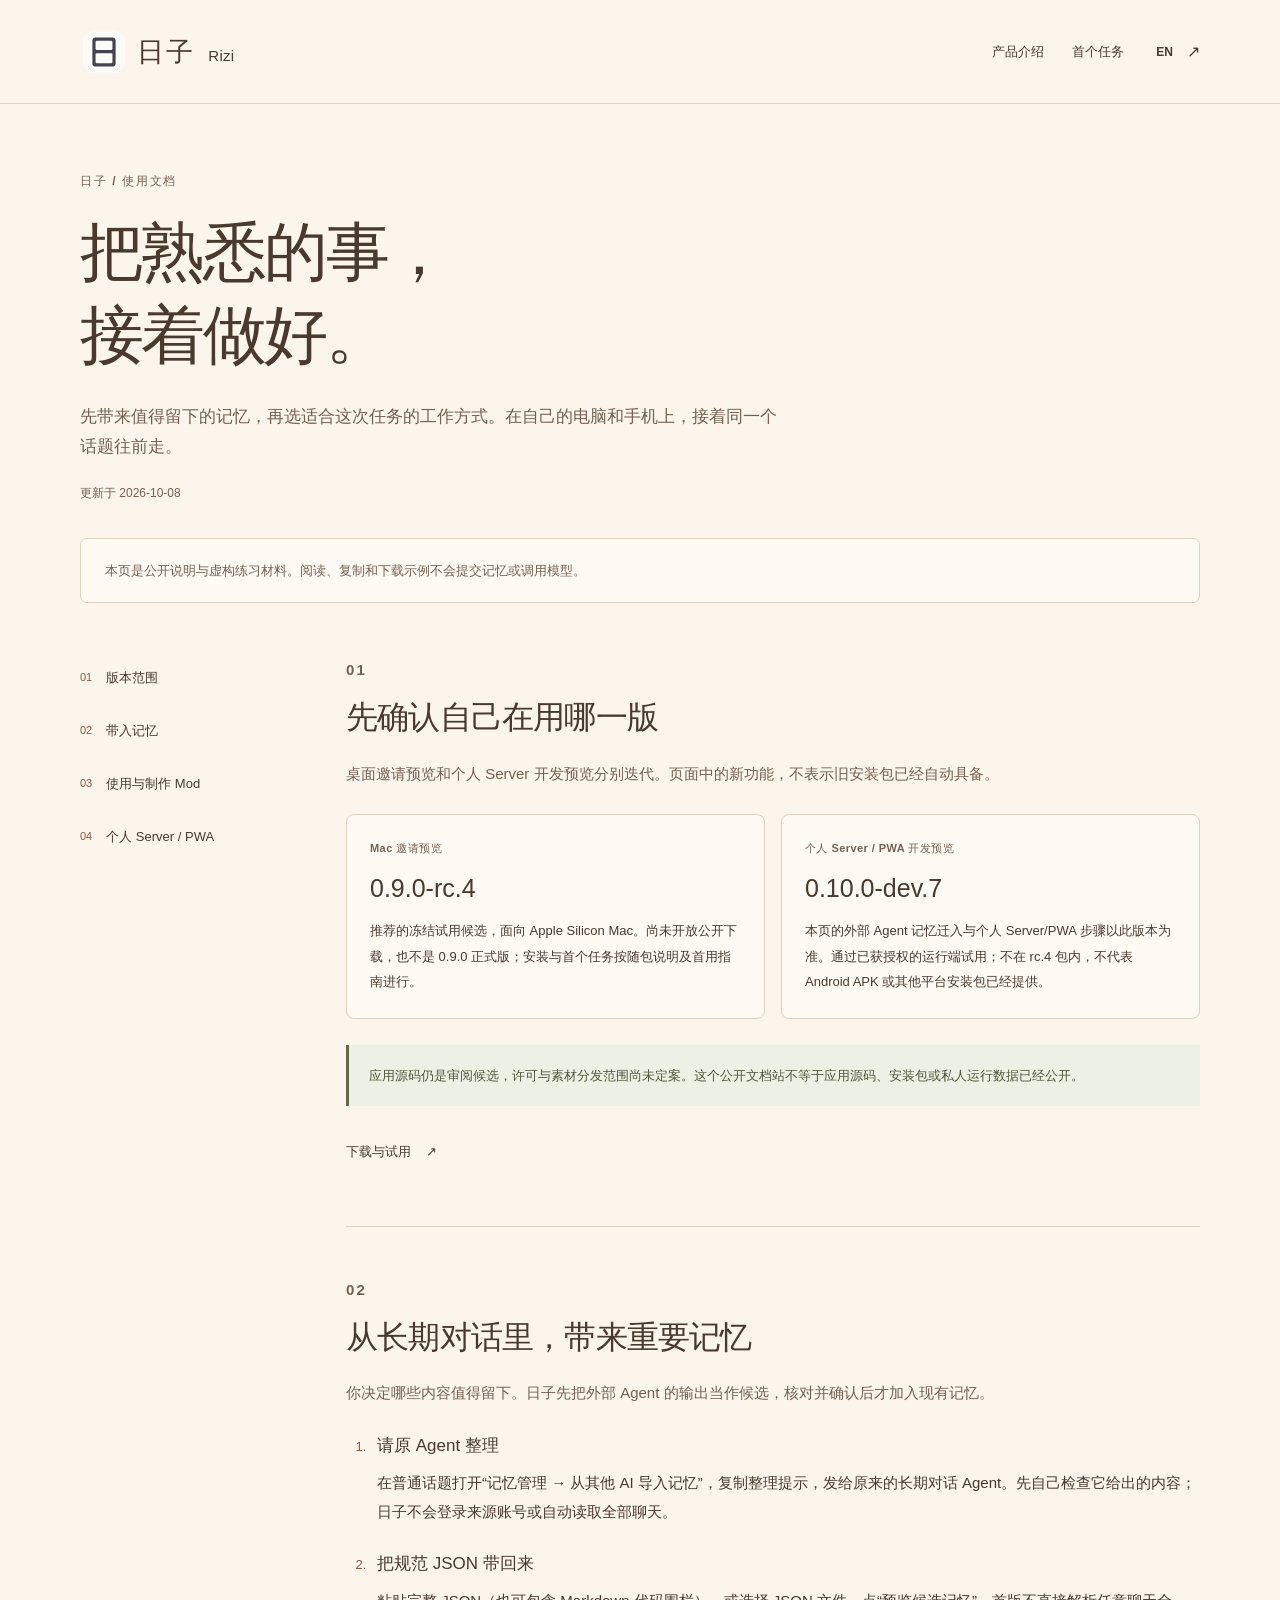
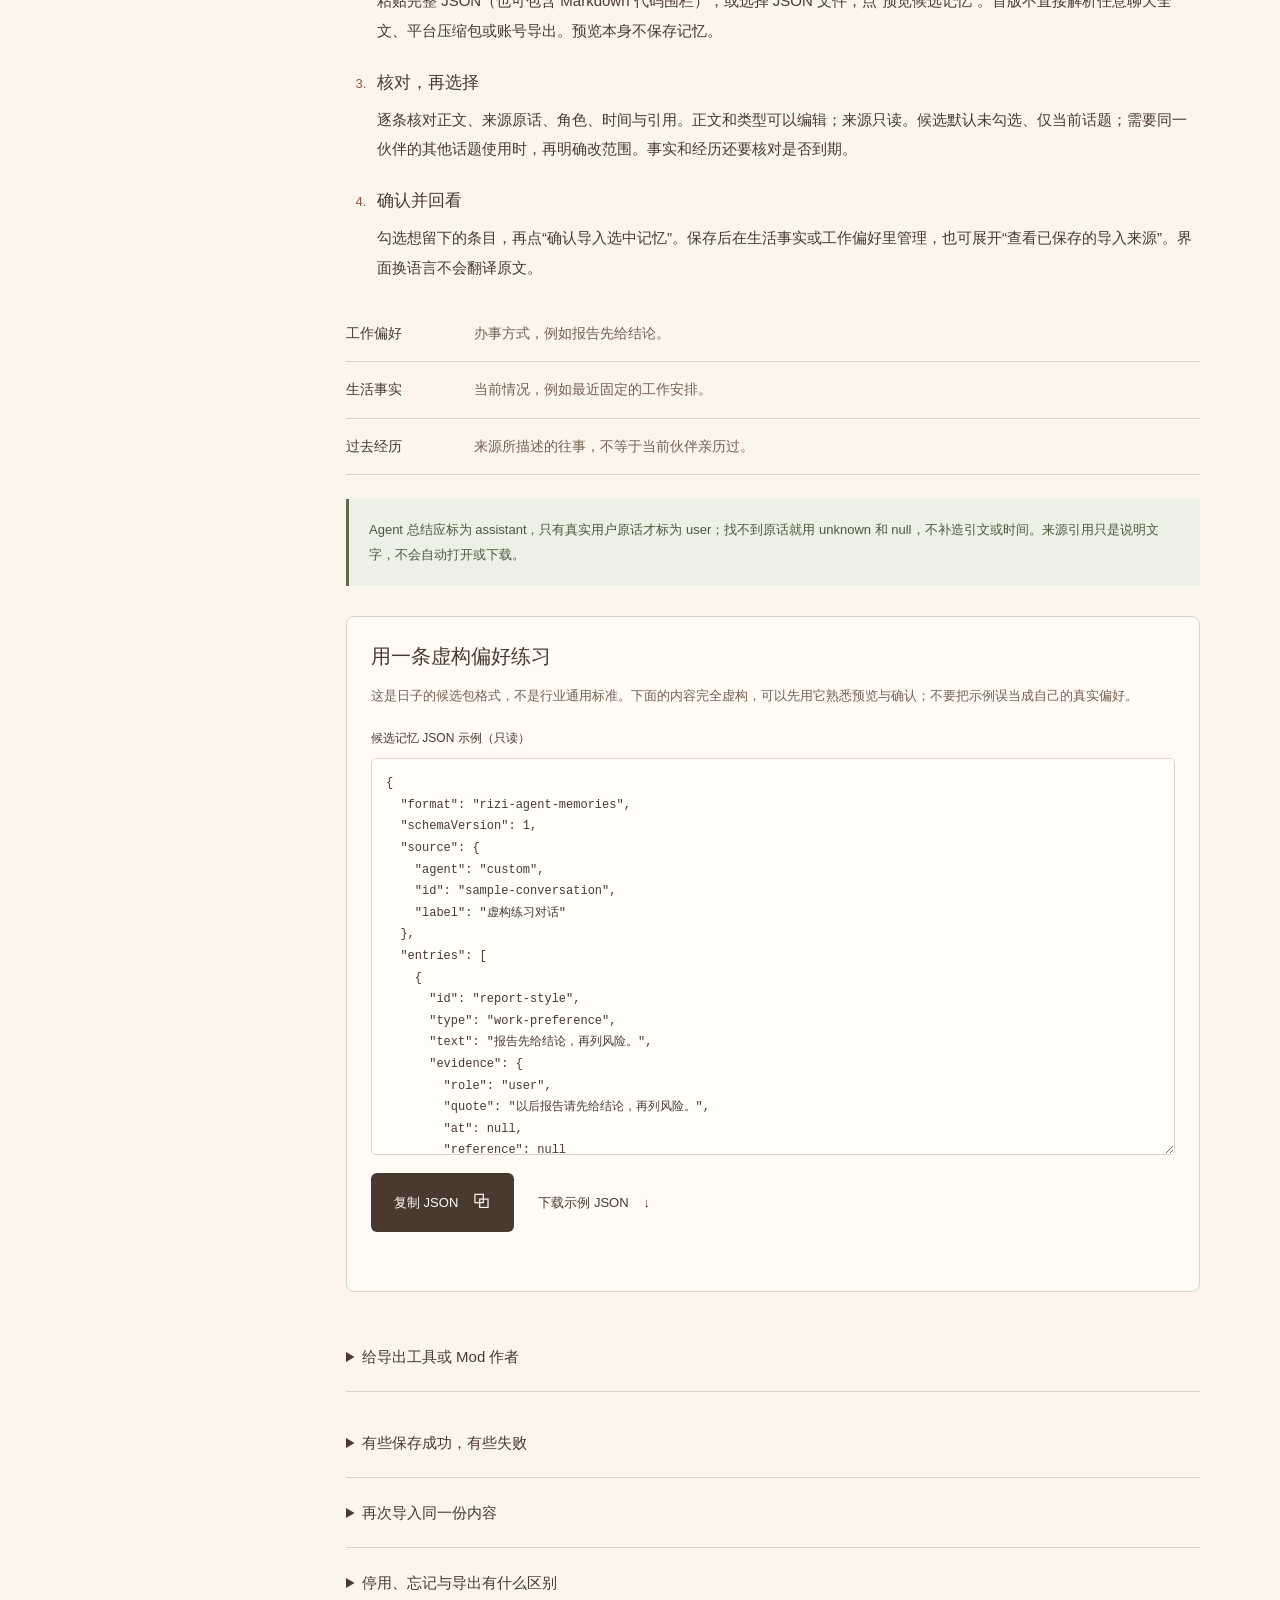
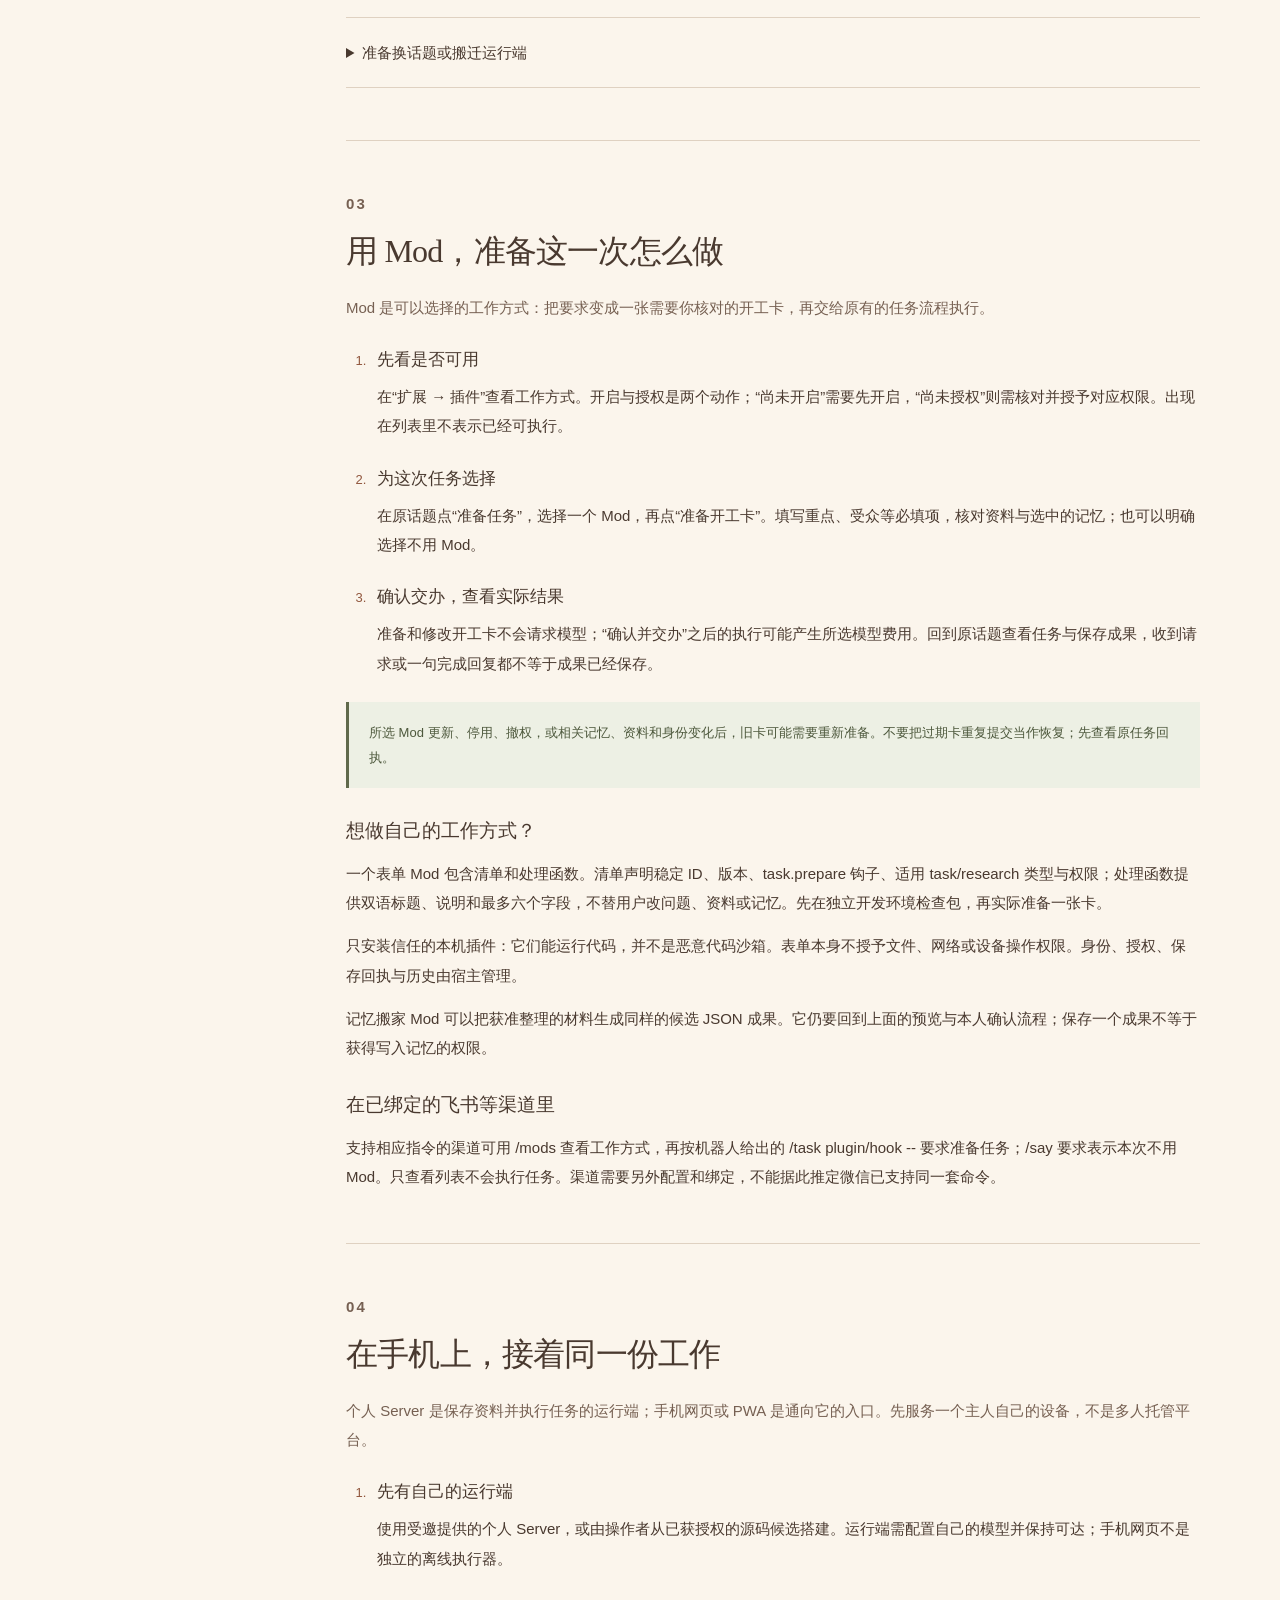
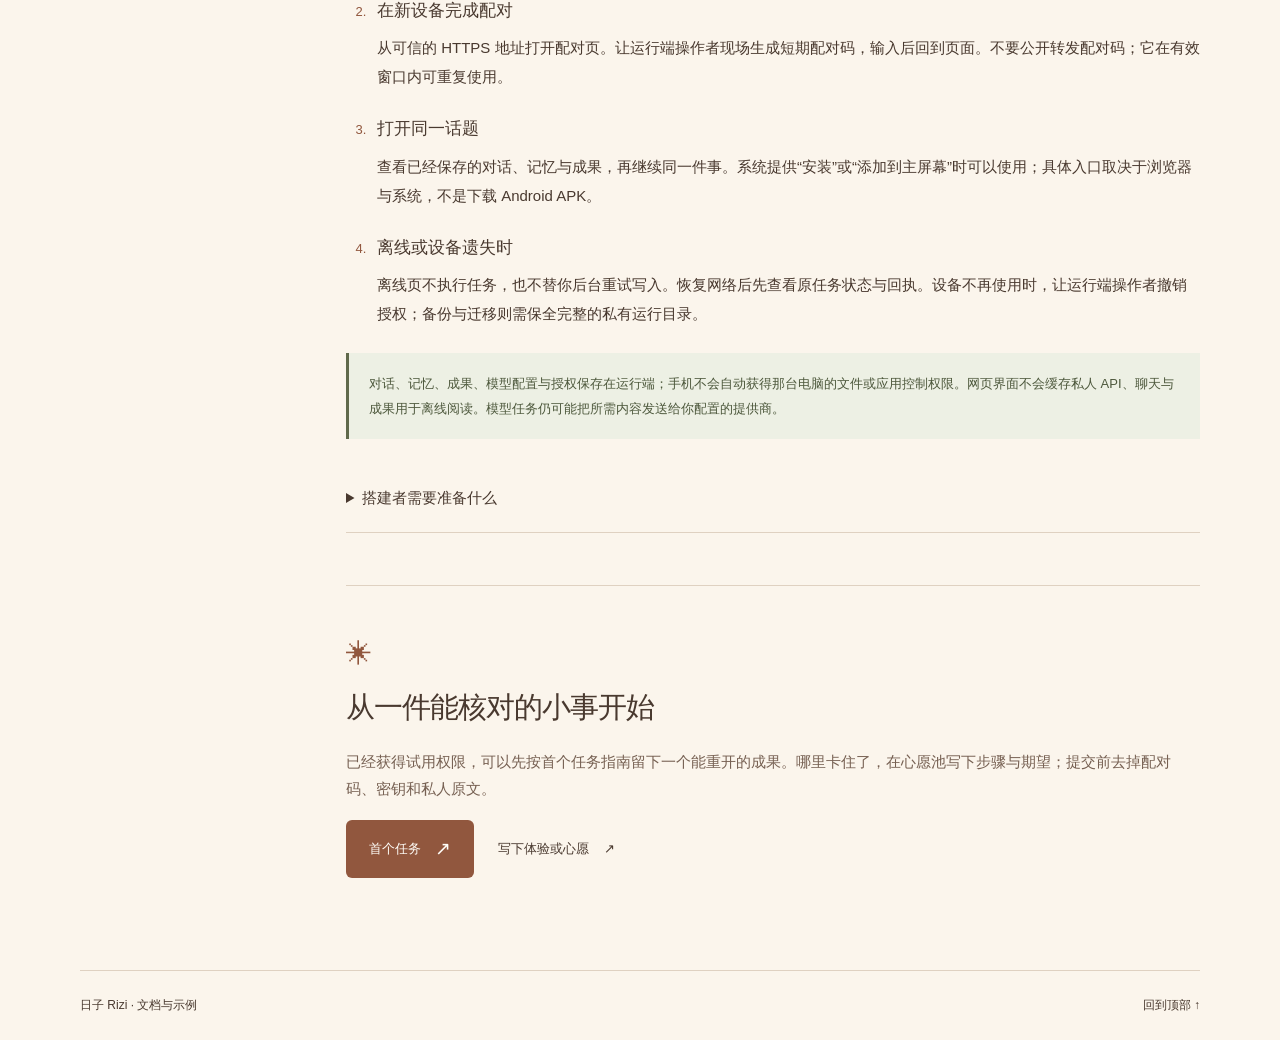
<file: site/docs/index.html>
<!doctype html>
<html lang="zh-CN"><head><meta charset="utf-8"><meta name="viewport" content="width=device-width, initial-scale=1"><meta name="theme-color" content="#fbf5ec"><title>使用文档 · 日子 Rizi</title><meta name="description" content="了解日子的记忆导入、Mods 工作方式和个人 Server/PWA：从候选核对到确认保存，从准备任务到跨设备接续。"><link rel="canonical" href="https://rizi.d-ruby.com/docs/"><link rel="alternate" hreflang="zh-CN" href="https://rizi.d-ruby.com/docs/"><link rel="alternate" hreflang="en" href="https://rizi.d-ruby.com/en/docs/"><link rel="alternate" hreflang="x-default" href="https://rizi.d-ruby.com/docs/"><meta property="og:type" content="website"><meta property="og:site_name" content="日子 Rizi"><meta property="og:title" content="使用文档 · 日子 Rizi"><meta property="og:description" content="了解日子的记忆导入、Mods 工作方式和个人 Server/PWA：从候选核对到确认保存，从准备任务到跨设备接续。"><meta property="og:url" content="https://rizi.d-ruby.com/docs/"><meta property="og:locale" content="zh_CN"><meta property="og:image" content="https://rizi.d-ruby.com/assets/social-card.png"><meta name="twitter:card" content="summary_large_image"><link rel="icon" href="../assets/logo.svg" type="image/svg+xml"><link rel="stylesheet" href="../assets/styles.css"><link rel="stylesheet" href="../assets/docs.css"><script src="../assets/docs.js" defer></script></head>
<body id="top" class="docs-page"><a class="skip-link" href="#docs-content">跳到文档正文</a><header class="site-header"><div class="header-inner wrap"><a class="brand" href="../" aria-label="产品介绍"><img src="../assets/logo.svg" width="48" height="48" alt=""><span class="brand-name">日子<span class="brand-roman">Rizi</span></span></a><nav class="docs-header-nav" aria-label="产品介绍"><a href="../">产品介绍</a><a href="../start/">首个任务</a></nav><a class="language-switch" href="../en/docs/" hreflang="en" lang="en" aria-label="Read these docs in English">EN <span aria-hidden="true">↗</span></a></div></header>
<main><section class="docs-hero wrap" aria-labelledby="docs-title"><p class="eyebrow">日子 / 使用文档</p><h1 id="docs-title">把熟悉的事，<br>接着做好。</h1><p>先带来值得留下的记忆，再选适合这次任务的工作方式。在自己的电脑和手机上，接着同一个话题往前走。</p><small>更新于 2026-10-08</small></section><p class="docs-boundary wrap">本页是公开说明与虚构练习材料。阅读、复制和下载示例不会提交记忆或调用模型。</p><div class="docs-layout wrap" id="docs-content"><aside class="docs-toc"><nav aria-label="文档章节"><a href="#versions"><span>01</span>版本范围</a><a href="#memory"><span>02</span>带入记忆</a><a href="#mods"><span>03</span>使用与制作 Mod</a><a href="#server"><span>04</span>个人 Server / PWA</a></nav></aside><div class="docs-articles"><section class="docs-section" id="versions" aria-labelledby="docs-versions"><p class="eyebrow">01</p><h2 id="docs-versions">先确认自己在用哪一版</h2><p class="docs-lead">桌面邀请预览和个人 Server 开发预览分别迭代。页面中的新功能，不表示旧安装包已经自动具备。</p><div class="docs-versions"><article><p class="eyebrow">Mac 邀请预览</p><h3>0.9.0-rc.4</h3><p>推荐的冻结试用候选，面向 Apple Silicon Mac。尚未开放公开下载，也不是 0.9.0 正式版；安装与首个任务按随包说明及首用指南进行。</p></article><article><p class="eyebrow">个人 Server / PWA 开发预览</p><h3>0.10.0-dev.7</h3><p>本页的外部 Agent 记忆迁入与个人 Server/PWA 步骤以此版本为准。通过已获授权的运行端试用；不在 rc.4 包内，不代表 Android APK 或其他平台安装包已经提供。</p></article></div><p class="docs-note">应用源码仍是审阅候选，许可与素材分发范围尚未定案。这个公开文档站不等于应用源码、安装包或私人运行数据已经公开。</p><a class="text-link" href="../#download">下载与试用 <span aria-hidden="true">↗</span></a></section><section class="docs-section" id="memory" aria-labelledby="docs-memory"><p class="eyebrow">02</p><h2 id="docs-memory">从长期对话里，带来重要记忆</h2><p class="docs-lead">你决定哪些内容值得留下。日子先把外部 Agent 的输出当作候选，核对并确认后才加入现有记忆。</p><ol class="docs-steps"><li><h3>请原 Agent 整理</h3><p>在普通话题打开“记忆管理 → 从其他 AI 导入记忆”，复制整理提示，发给原来的长期对话 Agent。先自己检查它给出的内容；日子不会登录来源账号或自动读取全部聊天。</p></li><li><h3>把规范 JSON 带回来</h3><p>粘贴完整 JSON（也可包含 Markdown 代码围栏），或选择 JSON 文件，点“预览候选记忆”。首版不直接解析任意聊天全文、平台压缩包或账号导出。预览本身不保存记忆。</p></li><li><h3>核对，再选择</h3><p>逐条核对正文、来源原话、角色、时间与引用。正文和类型可以编辑；来源只读。候选默认未勾选、仅当前话题；需要同一伙伴的其他话题使用时，再明确改范围。事实和经历还要核对是否到期。</p></li><li><h3>确认并回看</h3><p>勾选想留下的条目，再点“确认导入选中记忆”。保存后在生活事实或工作偏好里管理，也可展开“查看已保存的导入来源”。界面换语言不会翻译原文。</p></li></ol><dl class="docs-kinds"><div><dt>工作偏好</dt><dd>办事方式，例如报告先给结论。</dd></div><div><dt>生活事实</dt><dd>当前情况，例如最近固定的工作安排。</dd></div><div><dt>过去经历</dt><dd>来源所描述的往事，不等于当前伙伴亲历过。</dd></div></dl><p class="docs-note">Agent 总结应标为 assistant，只有真实用户原话才标为 user；找不到原话就用 unknown 和 null，不补造引文或时间。来源引用只是说明文字，不会自动打开或下载。</p>
<div class="docs-example"><h3>用一条虚构偏好练习</h3><p>这是日子的候选包格式，不是行业通用标准。下面的内容完全虚构，可以先用它熟悉预览与确认；不要把示例误当成自己的真实偏好。</p><label for="docs-memory-example">候选记忆 JSON 示例（只读）</label><textarea id="docs-memory-example" readonly spellcheck="false" rows="17">{
  &quot;format&quot;: &quot;rizi-agent-memories&quot;,
  &quot;schemaVersion&quot;: 1,
  &quot;source&quot;: {
    &quot;agent&quot;: &quot;custom&quot;,
    &quot;id&quot;: &quot;sample-conversation&quot;,
    &quot;label&quot;: &quot;虚构练习对话&quot;
  },
  &quot;entries&quot;: [
    {
      &quot;id&quot;: &quot;report-style&quot;,
      &quot;type&quot;: &quot;work-preference&quot;,
      &quot;text&quot;: &quot;报告先给结论，再列风险。&quot;,
      &quot;evidence&quot;: {
        &quot;role&quot;: &quot;user&quot;,
        &quot;quote&quot;: &quot;以后报告请先给结论，再列风险。&quot;,
        &quot;at&quot;: null,
        &quot;reference&quot;: null
      }
    }
  ]
}</textarea><div class="docs-actions"><button type="button" class="button dark" data-docs-copy="docs-memory-example" hidden>复制 JSON <span aria-hidden="true">⧉</span></button><a class="text-link" href="../assets/docs/agent-memories.zh.json" download>下载示例 JSON <span aria-hidden="true">↓</span></a></div><p class="docs-copy-status" role="status" aria-live="polite"></p></div>
<details class="docs-disclosure"><summary>给导出工具或 Mod 作者</summary><p>type 支持 work-preference、life-fact、life-experience。role 支持 user、assistant、unknown；只有 unknown 可搭配 null quote。at 是毫秒时间戳或 null，reference 是说明文字或 null。再次导出时保留稳定的 source.id 和条目 id。最多 200 条、UTF-8 256 KiB，每条正文最多 300 个字符。</p></details><div class="docs-questions"><details class="docs-disclosure"><summary>有些保存成功，有些失败</summary><p>按页面分别核对结果。失败条目的编辑会保留；尚未收到确认回执时，使用该条的“重试并核对”继续原请求，不要另建一遍。</p></details><details class="docs-disclosure"><summary>再次导入同一份内容</summary><p>同源条目会提示已经导入或内容冲突，不静默覆盖。需要更正时，去已有记忆更新；这不是自动语义去重或矛盾判断。</p></details><details class="docs-disclosure"><summary>停用、忘记与导出有什么区别</summary><p>停用后不再用于新请求，正文与历史仍在。忘记需要先预览影响并确认，会清理日子维护的可追踪副本并阻断同源旧包；原 Agent 对话、独立聊天历史、已完成成果和你另存的文件不会随之消失，已经发出的内容也无法撤回。改过来源 ID 的副本不保证能被识别。</p></details><details class="docs-disclosure"><summary>准备换话题或搬迁运行端</summary><p>切换话题、世界或身份会清空尚未确认的导入草稿。现有 v1 记忆备份将外部 Agent 依据记为 unknown；完整来源留在当前实例，跨实例搬迁时请另行保管原候选包。</p></details></div></section><section class="docs-section" id="mods" aria-labelledby="docs-mods"><p class="eyebrow">03</p><h2 id="docs-mods">用 Mod，准备这一次怎么做</h2><p class="docs-lead">Mod 是可以选择的工作方式：把要求变成一张需要你核对的开工卡，再交给原有的任务流程执行。</p><ol class="docs-steps"><li><h3>先看是否可用</h3><p>在“扩展 → 插件”查看工作方式。开启与授权是两个动作；“尚未开启”需要先开启，“尚未授权”则需核对并授予对应权限。出现在列表里不表示已经可执行。</p></li><li><h3>为这次任务选择</h3><p>在原话题点“准备任务”，选择一个 Mod，再点“准备开工卡”。填写重点、受众等必填项，核对资料与选中的记忆；也可以明确选择不用 Mod。</p></li><li><h3>确认交办，查看实际结果</h3><p>准备和修改开工卡不会请求模型；“确认并交办”之后的执行可能产生所选模型费用。回到原话题查看任务与保存成果，收到请求或一句完成回复都不等于成果已经保存。</p></li></ol><p class="docs-note">所选 Mod 更新、停用、撤权，或相关记忆、资料和身份变化后，旧卡可能需要重新准备。不要把过期卡重复提交当作恢复；先查看原任务回执。</p><h3>想做自己的工作方式？</h3><p>一个表单 Mod 包含清单和处理函数。清单声明稳定 ID、版本、task.prepare 钩子、适用 task/research 类型与权限；处理函数提供双语标题、说明和最多六个字段，不替用户改问题、资料或记忆。先在独立开发环境检查包，再实际准备一张卡。</p><p>只安装信任的本机插件：它们能运行代码，并不是恶意代码沙箱。表单本身不授予文件、网络或设备操作权限。身份、授权、保存回执与历史由宿主管理。</p><p>记忆搬家 Mod 可以把获准整理的材料生成同样的候选 JSON 成果。它仍要回到上面的预览与本人确认流程；保存一个成果不等于获得写入记忆的权限。</p><h3>在已绑定的飞书等渠道里</h3><p>支持相应指令的渠道可用 /mods 查看工作方式，再按机器人给出的 /task plugin/hook -- 要求准备任务；/say 要求表示本次不用 Mod。只查看列表不会执行任务。渠道需要另外配置和绑定，不能据此推定微信已支持同一套命令。</p></section><section class="docs-section" id="server" aria-labelledby="docs-server"><p class="eyebrow">04</p><h2 id="docs-server">在手机上，接着同一份工作</h2><p class="docs-lead">个人 Server 是保存资料并执行任务的运行端；手机网页或 PWA 是通向它的入口。先服务一个主人自己的设备，不是多人托管平台。</p><ol class="docs-steps"><li><h3>先有自己的运行端</h3><p>使用受邀提供的个人 Server，或由操作者从已获授权的源码候选搭建。运行端需配置自己的模型并保持可达；手机网页不是独立的离线执行器。</p></li><li><h3>在新设备完成配对</h3><p>从可信的 HTTPS 地址打开配对页。让运行端操作者现场生成短期配对码，输入后回到页面。不要公开转发配对码；它在有效窗口内可重复使用。</p></li><li><h3>打开同一话题</h3><p>查看已经保存的对话、记忆与成果，再继续同一件事。系统提供“安装”或“添加到主屏幕”时可以使用；具体入口取决于浏览器与系统，不是下载 Android APK。</p></li><li><h3>离线或设备遗失时</h3><p>离线页不执行任务，也不替你后台重试写入。恢复网络后先查看原任务状态与回执。设备不再使用时，让运行端操作者撤销授权；备份与迁移则需保全完整的私有运行目录。</p></li></ol><p class="docs-note">对话、记忆、成果、模型配置与授权保存在运行端；手机不会自动获得那台电脑的文件或应用控制权限。网页界面不会缓存私人 API、聊天与成果用于离线阅读。模型任务仍可能把所需内容发送给你配置的提供商。</p><details class="docs-disclosure"><summary>搭建者需要准备什么</summary><p>已获授权的源码候选需要 Node.js 22.19+ 和项目依赖。使用独立、私有的空数据目录；个人服务只监听本机回环地址。手机访问需要另外设置可信 HTTPS 代理或隧道，并配置精确来源，不能只在手机输入电脑的 localhost。</p><p>完成环境与 HTTPS 设置后，用 personal-server 的 check/start 检查并启动选定目录，再用 pair 生成配对码、clients 查看设备、revoke 撤销设备。同一数据目录只保留一个运行实例；完整备份、认证材料与模型密钥不要放进公开仓库。</p></details></section><section class="docs-ending"><span class="small-sun" aria-hidden="true">✳</span><h2>从一件能核对的小事开始</h2><p>已经获得试用权限，可以先按首个任务指南留下一个能重开的成果。哪里卡住了，在心愿池写下步骤与期望；提交前去掉配对码、密钥和私人原文。</p><div class="docs-actions"><a class="button primary" href="../start/">首个任务 <span aria-hidden="true">↗</span></a><a class="text-link" href="../#feedback-form">写下体验或心愿 <span aria-hidden="true">↗</span></a></div></section></div></div></main><footer class="site-footer wrap docs-footer"><span>日子 Rizi · 文档与示例</span><a href="#top">回到顶部 ↑</a></footer><script type="application/json" id="docs-copy">{"copied":"已复制。回到自己的运行端，先预览再决定是否保存。","manual":"未能自动复制。已选中示例，可手动复制；也可下载 JSON 文件。"}</script></body></html>
</file>
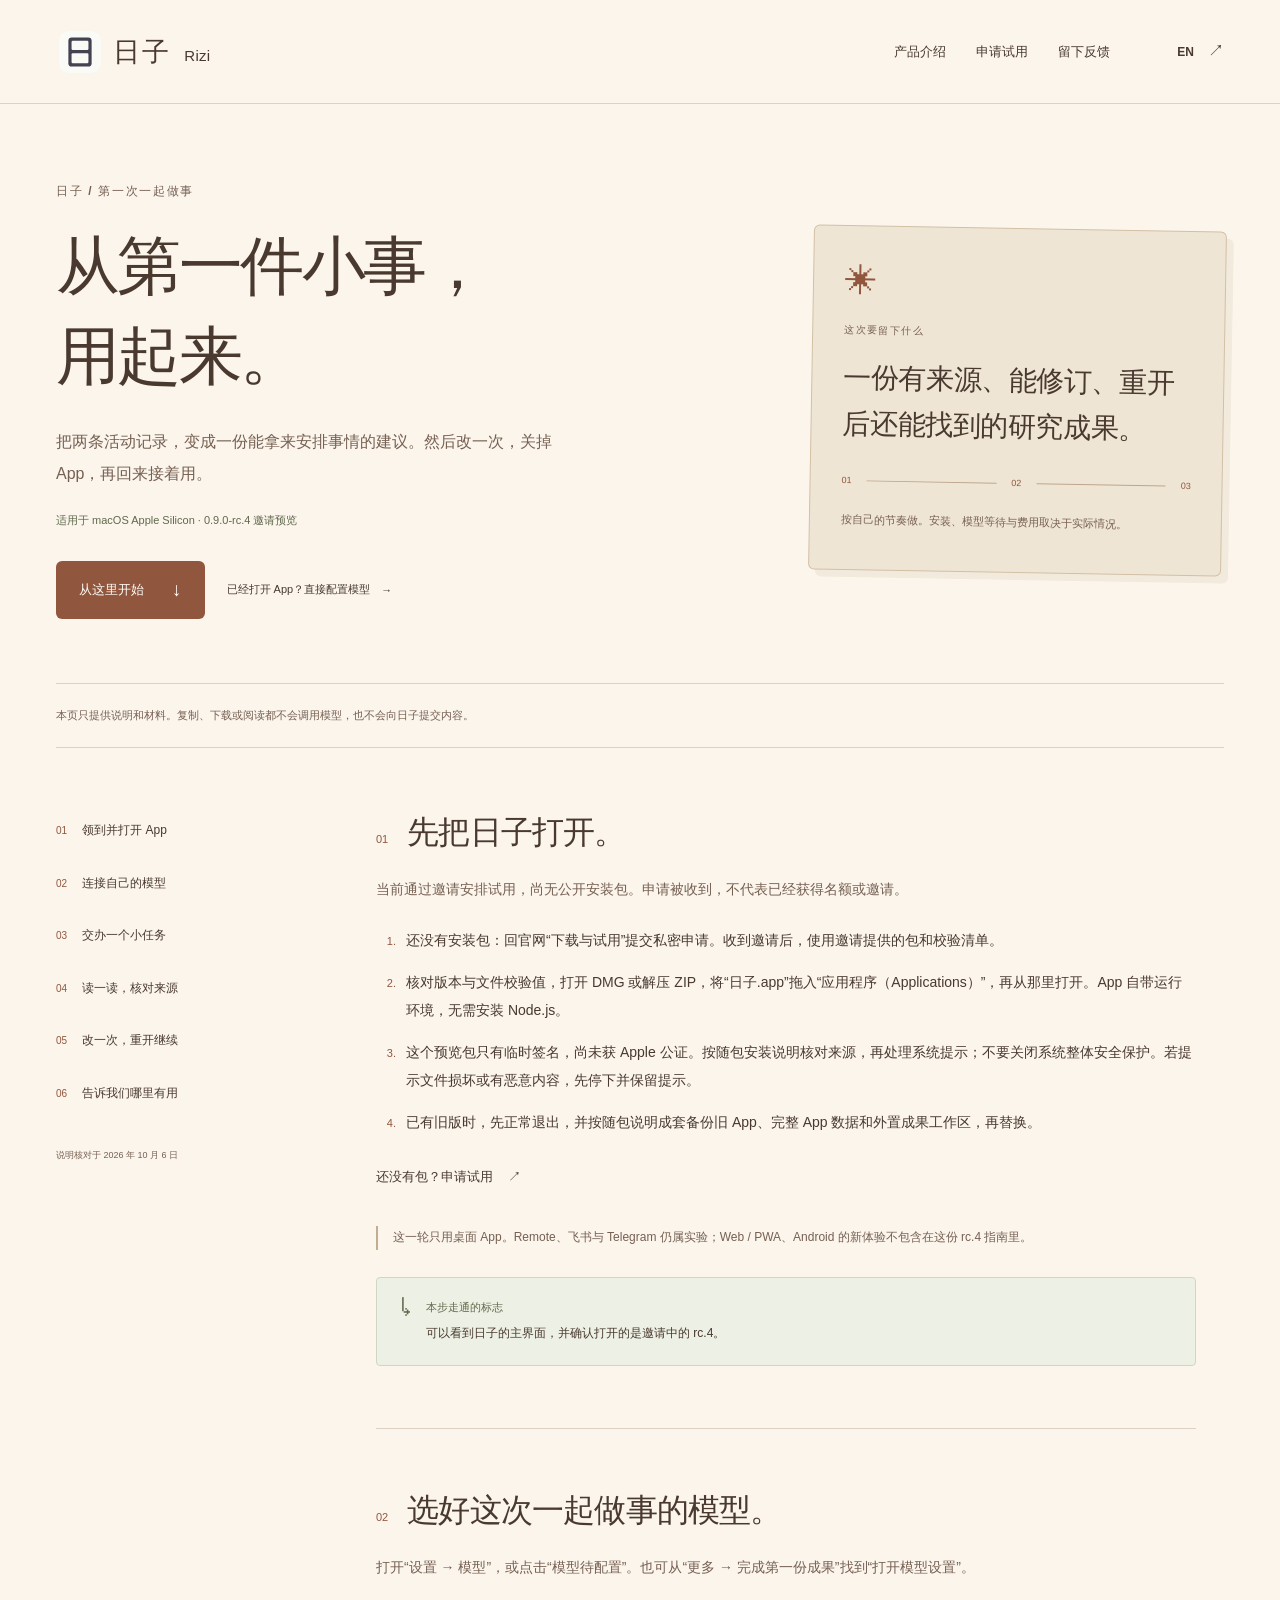
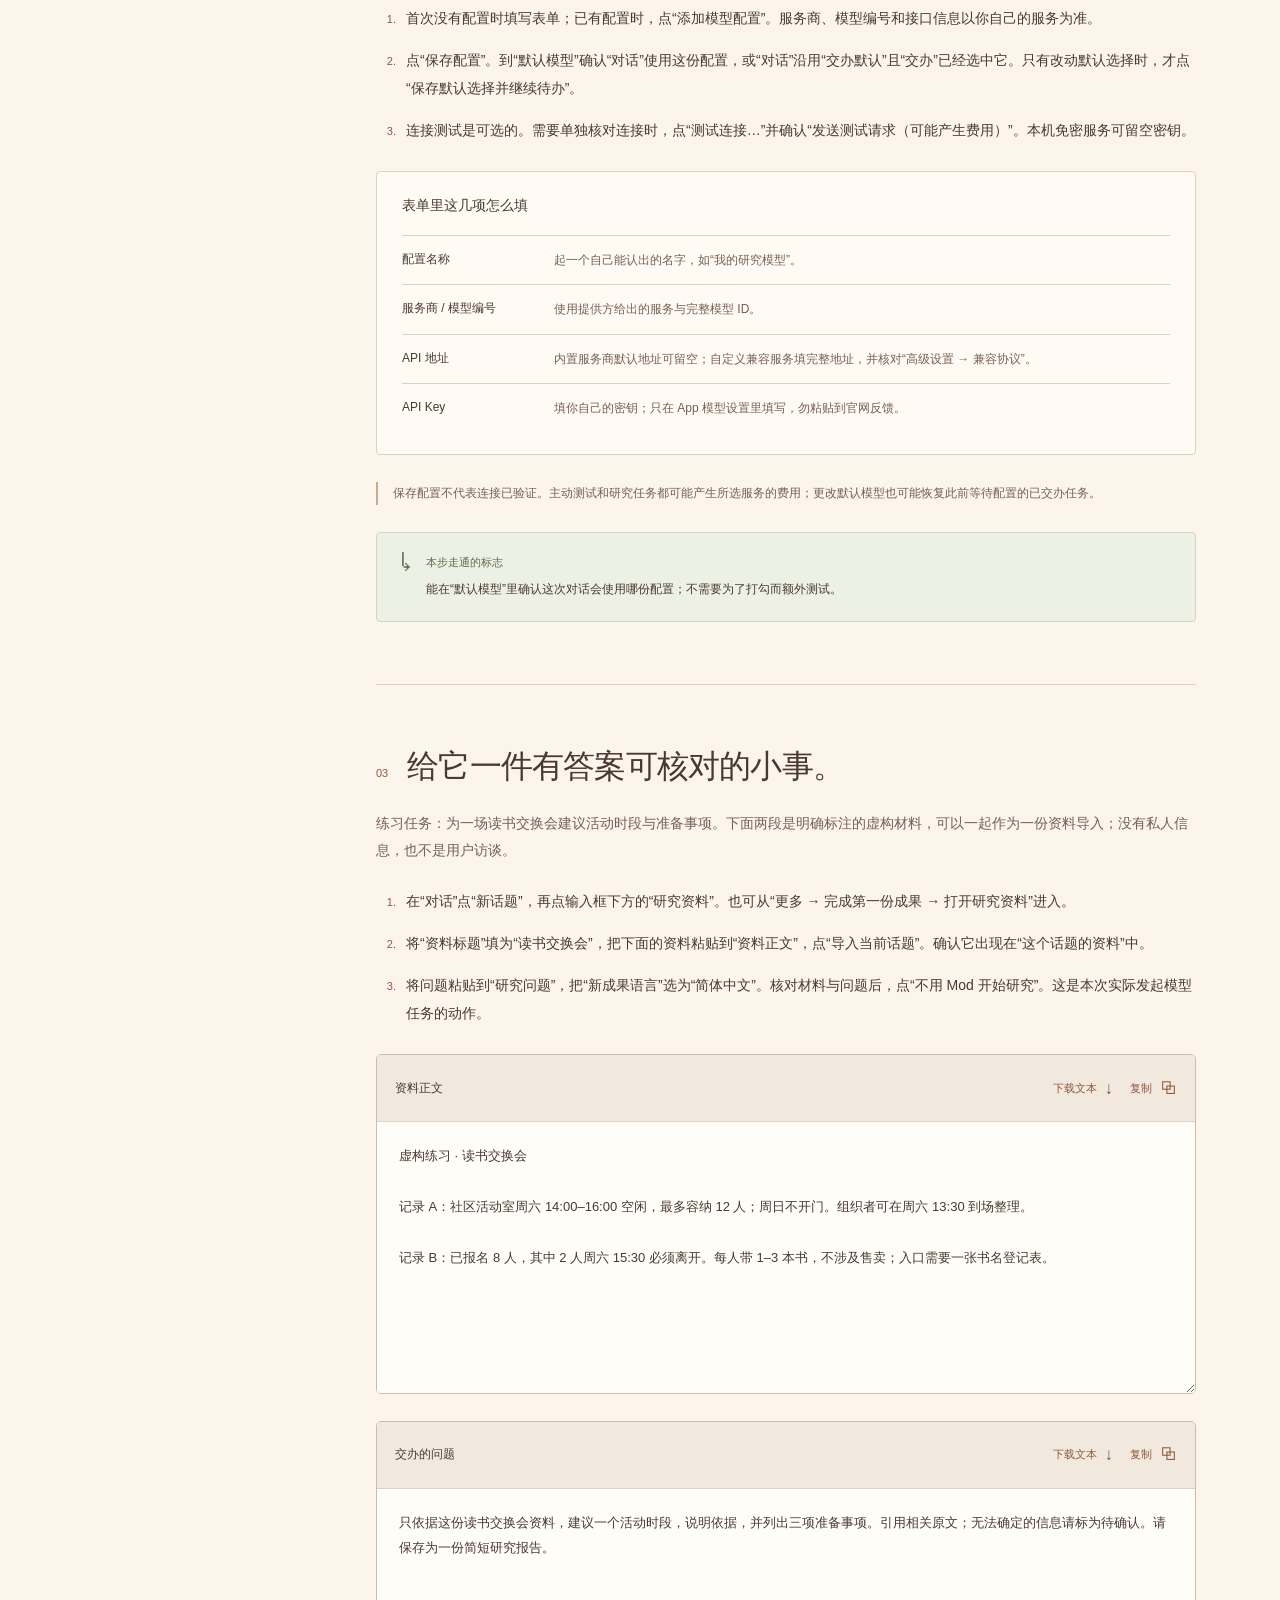
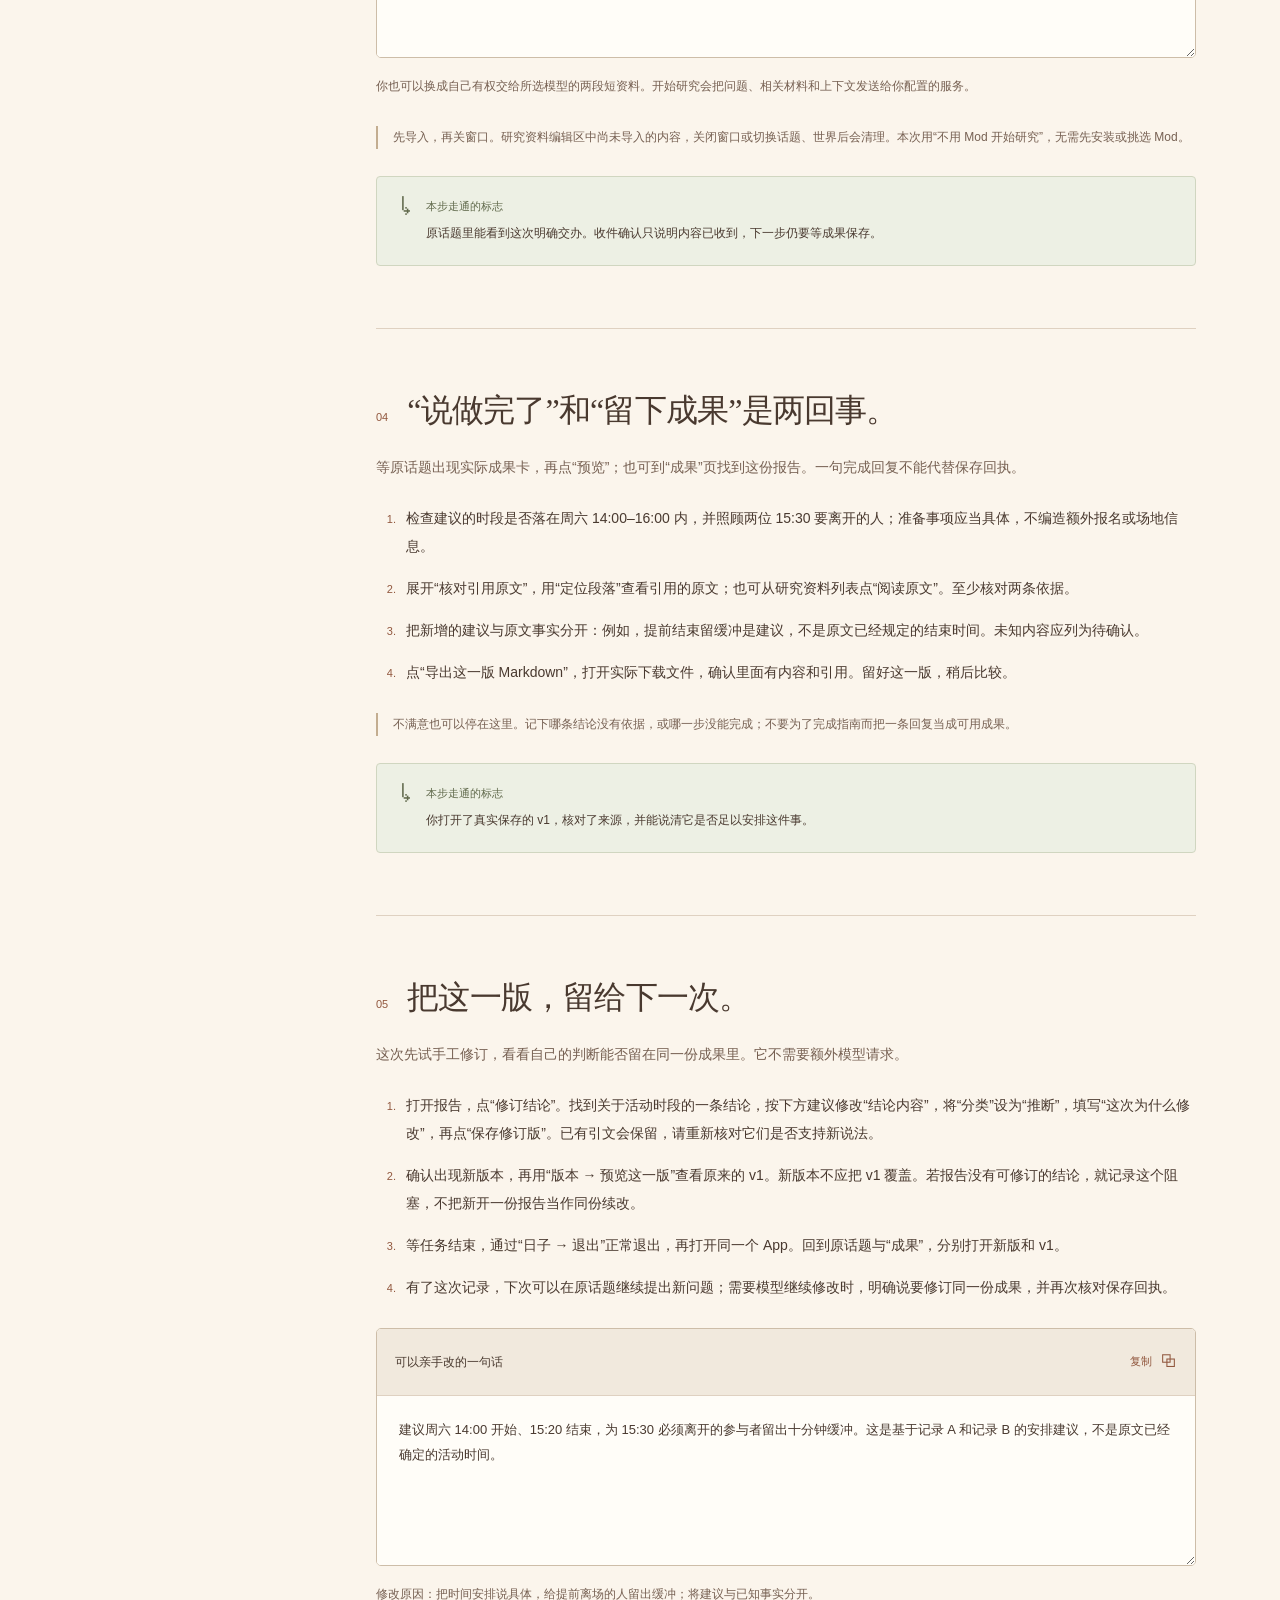
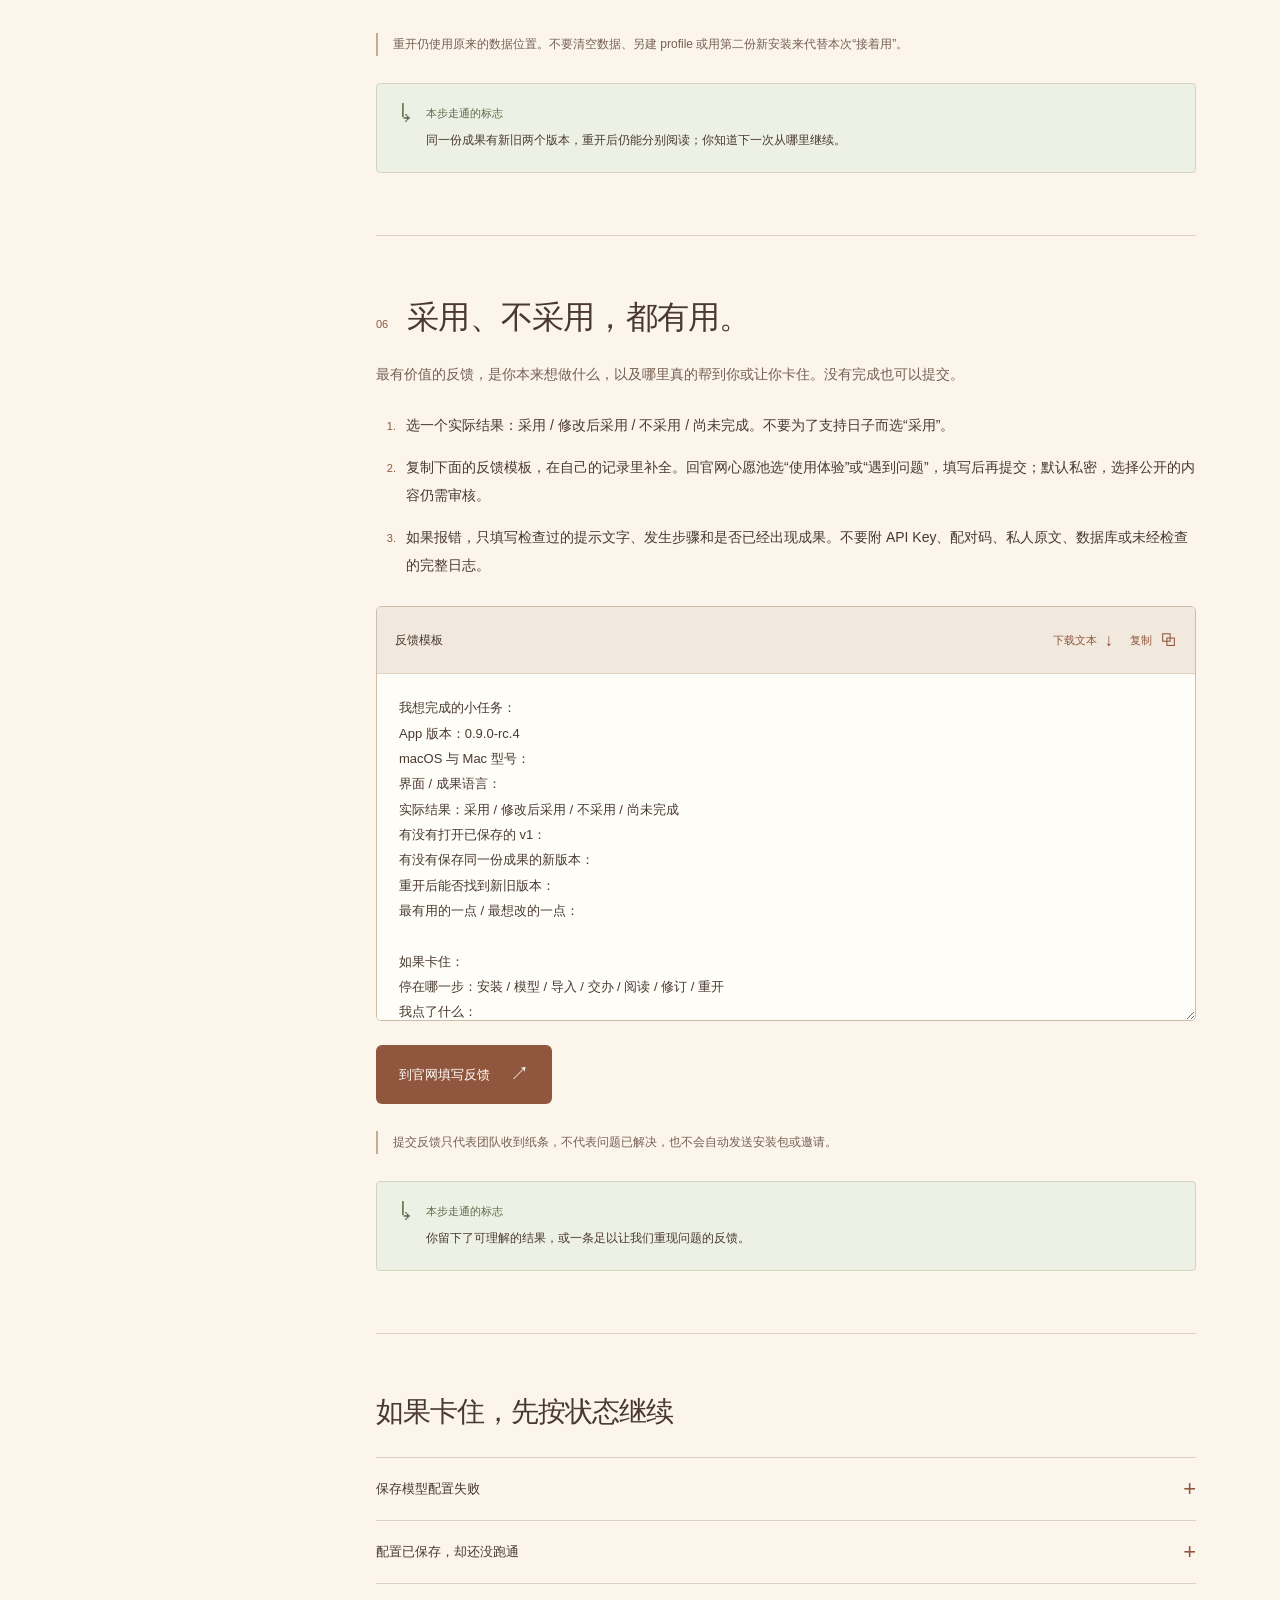
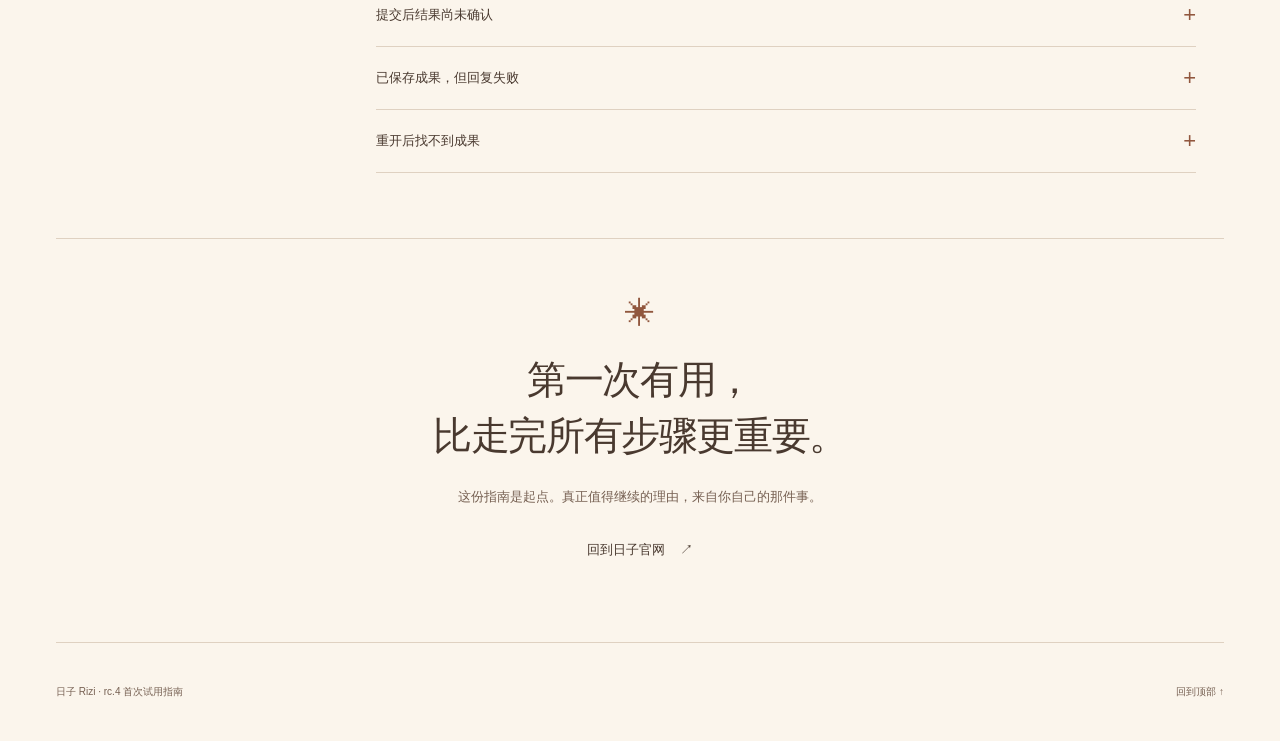
<file: site/start/index.html>
<!doctype html>
<html lang="zh-CN"><head><meta charset="utf-8"><meta name="viewport" content="width=device-width, initial-scale=1"><meta name="theme-color" content="#fbf5ec"><title>完成第一份成果 · 日子 Rizi 试用指南</title><meta name="description" content="从受邀安装日子 rc.4、配置自己的模型，到完成一份带来源的活动建议，修改、重开并反馈。附可复制的非私人练习材料。"><link rel="canonical" href="https://rizi.d-ruby.com/start/"><link rel="alternate" hreflang="zh-CN" href="https://rizi.d-ruby.com/start/"><link rel="alternate" hreflang="en" href="https://rizi.d-ruby.com/en/start/"><link rel="alternate" hreflang="x-default" href="https://rizi.d-ruby.com/start/"><meta property="og:type" content="website"><meta property="og:site_name" content="日子 Rizi"><meta property="og:title" content="完成第一份成果 · 日子 Rizi 试用指南"><meta property="og:description" content="从受邀安装日子 rc.4、配置自己的模型，到完成一份带来源的活动建议，修改、重开并反馈。附可复制的非私人练习材料。"><meta property="og:url" content="https://rizi.d-ruby.com/start/"><meta property="og:locale" content="zh_CN"><meta property="og:image" content="https://rizi.d-ruby.com/assets/social-card.png"><meta property="og:image:width" content="1200"><meta property="og:image:height" content="630"><meta property="og:image:alt" content="日子 Rizi"><meta name="twitter:card" content="summary_large_image"><link rel="icon" href="../assets/logo.svg" type="image/svg+xml"><link rel="stylesheet" href="../assets/styles.css"><link rel="stylesheet" href="../assets/start.css"><script src="../assets/start.js" defer></script></head>
<body id="top" class="start-page"><a class="skip-link" href="#steps">跳到试用步骤</a><header class="site-header start-header"><div class="header-inner wrap"><a class="brand" href="../" aria-label="回到日子官网"><img src="../assets/logo.svg" width="48" height="48" alt=""><span class="brand-name">日子<span class="brand-roman">Rizi</span></span></a><nav class="start-header-nav" aria-label="产品介绍"><a href="../#about">产品介绍</a><a href="../#download">申请试用</a><a href="#feedback">留下反馈</a></nav><a class="language-switch" href="../en/start/" hreflang="en" aria-label="Read this guide in English">EN<span aria-hidden="true">↗</span></a></div></header>
<main><section class="start-hero wrap" aria-labelledby="start-title"><div><p class="eyebrow">日子 / 第一次一起做事</p><h1 id="start-title">从第一件小事，<br>用起来。</h1><p class="start-intro">把两条活动记录，变成一份能拿来安排事情的建议。然后改一次，关掉 App，再回来接着用。</p><p class="start-scope">适用于 macOS Apple Silicon · 0.9.0-rc.4 邀请预览</p><div class="start-hero-actions"><a class="button primary" href="#install">从这里开始<span aria-hidden="true">↓</span></a><a class="text-link" href="#models">已经打开 App？直接配置模型<span aria-hidden="true">→</span></a></div></div><aside class="first-task-card"><span class="small-sun" aria-hidden="true">✳</span><p class="eyebrow">这次要留下什么</p><p class="first-task-aim">一份有来源、能修订、重开后还能找到的研究成果。</p><div class="first-task-path" aria-hidden="true"><span>01</span><i></i><span>02</span><i></i><span>03</span></div><p class="first-task-time">按自己的节奏做。安装、模型等待与费用取决于实际情况。</p></aside></section>
<p class="guide-boundary wrap">本页只提供说明和材料。复制、下载或阅读都不会调用模型，也不会向日子提交内容。</p><div class="start-layout wrap" id="steps"><aside class="start-toc"><nav aria-label="试用步骤"><a href="#install"><span>01</span>领到并打开 App</a><a href="#models"><span>02</span>连接自己的模型</a><a href="#task"><span>03</span>交办一个小任务</a><a href="#read"><span>04</span>读一读，核对来源</a><a href="#continue"><span>05</span>改一次，重开继续</a><a href="#feedback"><span>06</span>告诉我们哪里有用</a></nav><p>说明核对于 2026 年 10 月 6 日</p></aside><div class="start-steps"><section id="install" class="start-step" aria-labelledby="heading-install"><div class="step-heading"><span class="step-index">01</span><h2 id="heading-install">先把日子打开。</h2></div><p class="step-lead">当前通过邀请安排试用，尚无公开安装包。申请被收到，不代表已经获得名额或邀请。</p><ol class="step-actions"><li>还没有安装包：回官网“下载与试用”提交私密申请。收到邀请后，使用邀请提供的包和校验清单。</li><li>核对版本与文件校验值，打开 DMG 或解压 ZIP，将“日子.app”拖入“应用程序（Applications）”，再从那里打开。App 自带运行环境，无需安装 Node.js。</li><li>这个预览包只有临时签名，尚未获 Apple 公证。按随包安装说明核对来源，再处理系统提示；不要关闭系统整体安全保护。若提示文件损坏或有恶意内容，先停下并保留提示。</li><li>已有旧版时，先正常退出，并按随包说明成套备份旧 App、完整 App 数据和外置成果工作区，再替换。</li></ol><a class="text-link start-request" href="../#download">还没有包？申请试用<span aria-hidden="true">↗</span></a><p class="step-tip">这一轮只用桌面 App。Remote、飞书与 Telegram 仍属实验；Web / PWA、Android 的新体验不包含在这份 rc.4 指南里。</p><div class="step-checkpoint"><span aria-hidden="true">↳</span><div><h3>本步走通的标志</h3><p>可以看到日子的主界面，并确认打开的是邀请中的 rc.4。</p></div></div></section><section id="models" class="start-step" aria-labelledby="heading-models"><div class="step-heading"><span class="step-index">02</span><h2 id="heading-models">选好这次一起做事的模型。</h2></div><p class="step-lead">打开“设置 → 模型”，或点击“模型待配置”。也可从“更多 → 完成第一份成果”找到“打开模型设置”。</p><ol class="step-actions"><li>首次没有配置时填写表单；已有配置时，点“添加模型配置”。服务商、模型编号和接口信息以你自己的服务为准。</li><li>点“保存配置”。到“默认模型”确认“对话”使用这份配置，或“对话”沿用“交办默认”且“交办”已经选中它。只有改动默认选择时，才点“保存默认选择并继续待办”。</li><li>连接测试是可选的。需要单独核对连接时，点“测试连接…”并确认“发送测试请求（可能产生费用）”。本机免密服务可留空密钥。</li></ol><div class="model-field-guide"><h3>表单里这几项怎么填</h3><dl><div><dt>配置名称</dt><dd>起一个自己能认出的名字，如“我的研究模型”。</dd></div><div><dt>服务商 / 模型编号</dt><dd>使用提供方给出的服务与完整模型 ID。</dd></div><div><dt>API 地址</dt><dd>内置服务商默认地址可留空；自定义兼容服务填完整地址，并核对“高级设置 → 兼容协议”。</dd></div><div><dt>API Key</dt><dd>填你自己的密钥；只在 App 模型设置里填写，勿粘贴到官网反馈。</dd></div></dl></div><p class="step-tip">保存配置不代表连接已验证。主动测试和研究任务都可能产生所选服务的费用；更改默认模型也可能恢复此前等待配置的已交办任务。</p><div class="step-checkpoint"><span aria-hidden="true">↳</span><div><h3>本步走通的标志</h3><p>能在“默认模型”里确认这次对话会使用哪份配置；不需要为了打勾而额外测试。</p></div></div></section><section id="task" class="start-step" aria-labelledby="heading-task"><div class="step-heading"><span class="step-index">03</span><h2 id="heading-task">给它一件有答案可核对的小事。</h2></div><p class="step-lead">练习任务：为一场读书交换会建议活动时段与准备事项。下面两段是明确标注的虚构材料，可以一起作为一份资料导入；没有私人信息，也不是用户访谈。</p><ol class="step-actions"><li>在“对话”点“新话题”，再点输入框下方的“研究资料”。也可从“更多 → 完成第一份成果 → 打开研究资料”进入。</li><li>将“资料标题”填为“读书交换会”，把下面的资料粘贴到“资料正文”，点“导入当前话题”。确认它出现在“这个话题的资料”中。</li><li>将问题粘贴到“研究问题”，把“新成果语言”选为“简体中文”。核对材料与问题后，点“不用 Mod 开始研究”。这是本次实际发起模型任务的动作。</li></ol><div class="copy-card"><div class="copy-heading"><label for="copy-source">资料正文</label><div class="copy-actions"><a href="../assets/start/book-swap.zh.txt" download>下载文本<span aria-hidden="true">↓</span></a><button type="button" data-copy-target="copy-source" aria-label="复制 资料正文" hidden>复制<span aria-hidden="true">⧉</span></button></div></div><textarea id="copy-source" rows="9" readonly spellcheck="false">虚构练习 · 读书交换会

记录 A：社区活动室周六 14:00–16:00 空闲，最多容纳 12 人；周日不开门。组织者可在周六 13:30 到场整理。

记录 B：已报名 8 人，其中 2 人周六 15:30 必须离开。每人带 1–3 本书，不涉及售卖；入口需要一张书名登记表。</textarea><p class="copy-status" role="status" aria-live="polite"></p></div><div class="copy-card"><div class="copy-heading"><label for="copy-question">交办的问题</label><div class="copy-actions"><a href="../assets/start/task.zh.txt" download>下载文本<span aria-hidden="true">↓</span></a><button type="button" data-copy-target="copy-question" aria-label="复制 交办的问题" hidden>复制<span aria-hidden="true">⧉</span></button></div></div><textarea id="copy-question" rows="5" readonly spellcheck="false">只依据这份读书交换会资料，建议一个活动时段，说明依据，并列出三项准备事项。引用相关原文；无法确定的信息请标为待确认。请保存为一份简短研究报告。</textarea><p class="copy-status" role="status" aria-live="polite"></p></div><p class="material-note">你也可以换成自己有权交给所选模型的两段短资料。开始研究会把问题、相关材料和上下文发送给你配置的服务。</p><p class="step-tip">先导入，再关窗口。研究资料编辑区中尚未导入的内容，关闭窗口或切换话题、世界后会清理。本次用“不用 Mod 开始研究”，无需先安装或挑选 Mod。</p><div class="step-checkpoint"><span aria-hidden="true">↳</span><div><h3>本步走通的标志</h3><p>原话题里能看到这次明确交办。收件确认只说明内容已收到，下一步仍要等成果保存。</p></div></div></section><section id="read" class="start-step" aria-labelledby="heading-read"><div class="step-heading"><span class="step-index">04</span><h2 id="heading-read">“说做完了”和“留下成果”是两回事。</h2></div><p class="step-lead">等原话题出现实际成果卡，再点“预览”；也可到“成果”页找到这份报告。一句完成回复不能代替保存回执。</p><ol class="step-actions"><li>检查建议的时段是否落在周六 14:00–16:00 内，并照顾两位 15:30 要离开的人；准备事项应当具体，不编造额外报名或场地信息。</li><li>展开“核对引用原文”，用“定位段落”查看引用的原文；也可从研究资料列表点“阅读原文”。至少核对两条依据。</li><li>把新增的建议与原文事实分开：例如，提前结束留缓冲是建议，不是原文已经规定的结束时间。未知内容应列为待确认。</li><li>点“导出这一版 Markdown”，打开实际下载文件，确认里面有内容和引用。留好这一版，稍后比较。</li></ol><p class="step-tip">不满意也可以停在这里。记下哪条结论没有依据，或哪一步没能完成；不要为了完成指南而把一条回复当成可用成果。</p><div class="step-checkpoint"><span aria-hidden="true">↳</span><div><h3>本步走通的标志</h3><p>你打开了真实保存的 v1，核对了来源，并能说清它是否足以安排这件事。</p></div></div></section><section id="continue" class="start-step" aria-labelledby="heading-continue"><div class="step-heading"><span class="step-index">05</span><h2 id="heading-continue">把这一版，留给下一次。</h2></div><p class="step-lead">这次先试手工修订，看看自己的判断能否留在同一份成果里。它不需要额外模型请求。</p><ol class="step-actions"><li>打开报告，点“修订结论”。找到关于活动时段的一条结论，按下方建议修改“结论内容”，将“分类”设为“推断”，填写“这次为什么修改”，再点“保存修订版”。已有引文会保留，请重新核对它们是否支持新说法。</li><li>确认出现新版本，再用“版本 → 预览这一版”查看原来的 v1。新版本不应把 v1 覆盖。若报告没有可修订的结论，就记录这个阻塞，不把新开一份报告当作同份续改。</li><li>等任务结束，通过“日子 → 退出”正常退出，再打开同一个 App。回到原话题与“成果”，分别打开新版和 v1。</li><li>有了这次记录，下次可以在原话题继续提出新问题；需要模型继续修改时，明确说要修订同一份成果，并再次核对保存回执。</li></ol><div class="copy-card"><div class="copy-heading"><label for="copy-revision">可以亲手改的一句话</label><div class="copy-actions"><button type="button" data-copy-target="copy-revision" aria-label="复制 可以亲手改的一句话" hidden>复制<span aria-hidden="true">⧉</span></button></div></div><textarea id="copy-revision" rows="5" readonly spellcheck="false">建议周六 14:00 开始、15:20 结束，为 15:30 必须离开的参与者留出十分钟缓冲。这是基于记录 A 和记录 B 的安排建议，不是原文已经确定的活动时间。</textarea><p class="copy-status" role="status" aria-live="polite"></p></div><p class="revision-reason">修改原因：把时间安排说具体，给提前离场的人留出缓冲；将建议与已知事实分开。</p><p class="step-tip">重开仍使用原来的数据位置。不要清空数据、另建 profile 或用第二份新安装来代替本次“接着用”。</p><div class="step-checkpoint"><span aria-hidden="true">↳</span><div><h3>本步走通的标志</h3><p>同一份成果有新旧两个版本，重开后仍能分别阅读；你知道下一次从哪里继续。</p></div></div></section><section id="feedback" class="start-step" aria-labelledby="heading-feedback"><div class="step-heading"><span class="step-index">06</span><h2 id="heading-feedback">采用、不采用，都有用。</h2></div><p class="step-lead">最有价值的反馈，是你本来想做什么，以及哪里真的帮到你或让你卡住。没有完成也可以提交。</p><ol class="step-actions"><li>选一个实际结果：采用 / 修改后采用 / 不采用 / 尚未完成。不要为了支持日子而选“采用”。</li><li>复制下面的反馈模板，在自己的记录里补全。回官网心愿池选“使用体验”或“遇到问题”，填写后再提交；默认私密，选择公开的内容仍需审核。</li><li>如果报错，只填写检查过的提示文字、发生步骤和是否已经出现成果。不要附 API Key、配对码、私人原文、数据库或未经检查的完整日志。</li></ol><div class="copy-card"><div class="copy-heading"><label for="copy-feedback">反馈模板</label><div class="copy-actions"><a href="../assets/start/feedback.zh.txt" download>下载文本<span aria-hidden="true">↓</span></a><button type="button" data-copy-target="copy-feedback" aria-label="复制 反馈模板" hidden>复制<span aria-hidden="true">⧉</span></button></div></div><textarea id="copy-feedback" rows="12" readonly spellcheck="false">我想完成的小任务：
App 版本：0.9.0-rc.4
macOS 与 Mac 型号：
界面 / 成果语言：
实际结果：采用 / 修改后采用 / 不采用 / 尚未完成
有没有打开已保存的 v1：
有没有保存同一份成果的新版本：
重开后能否找到新旧版本：
最有用的一点 / 最想改的一点：

如果卡住：
停在哪一步：安装 / 模型 / 导入 / 交办 / 阅读 / 修订 / 重开
我点了什么：
页面显示的错误（先检查并去掉私密信息）：
是否已经看到收件确认或成果：
随后有没有重试、结果怎样：
模型等待时间 / 费用（不知道就写未记录）：</textarea><p class="copy-status" role="status" aria-live="polite"></p></div><a class="button primary start-feedback-link" href="../#feedback-form">到官网填写反馈<span aria-hidden="true">↗</span></a><p class="step-tip">提交反馈只代表团队收到纸条，不代表问题已解决，也不会自动发送安装包或邀请。</p><div class="step-checkpoint"><span aria-hidden="true">↳</span><div><h3>本步走通的标志</h3><p>你留下了可理解的结果，或一条足以让我们重现问题的反馈。</p></div></div></section><section id="recovery" class="start-recovery" aria-labelledby="recovery-title"><h2 id="recovery-title">如果卡住，先按状态继续</h2><details><summary>保存模型配置失败<span aria-hidden="true">+</span></summary><p>重新核对字段。新输入的密钥提交后会清空；需要重填时，只在 App 的模型设置里操作。</p></details><details><summary>配置已保存，却还没跑通<span aria-hidden="true">+</span></summary><p>保存不等于连通测试。先检查默认模型与服务地址；若主动测试失败，按具体提示处理，不连续盲目重试。</p></details><details><summary>提交后结果尚未确认<span aria-hidden="true">+</span></summary><p>回原话题检查消息、任务和成果。看到“重新读取更新”时，先用它读取状态；不要另建相同话题再发一次。</p></details><details><summary>已保存成果，但回复失败<span aria-hidden="true">+</span></summary><p>先打开成果确认内容。保存的报告可能已经可用，不需要因为说明文字失败而再执行同一任务。</p></details><details><summary>重开后找不到成果<span aria-hidden="true">+</span></summary><p>先确认还是同一个 App、话题与数据位置。保留现状并反馈，不以清空数据来修复。</p></details></section></div></div><section class="start-ending wrap"><span class="small-sun" aria-hidden="true">✳</span><h2>第一次有用，<br>比走完所有步骤更重要。</h2><p>这份指南是起点。真正值得继续的理由，来自你自己的那件事。</p><a class="text-link" href="../">回到日子官网<span aria-hidden="true">↗</span></a></section></main><footer class="site-footer wrap start-footer"><span>日子 Rizi · rc.4 首次试用指南</span><a href="#top">回到顶部 ↑</a></footer><script type="application/json" id="start-copy">{"copied":"已复制。请到 App 或自己的记录中粘贴，检查后再提交。","manual":"文字已选中。请使用系统的“复制”；没有发送任何内容。"}</script></body></html>
</file>
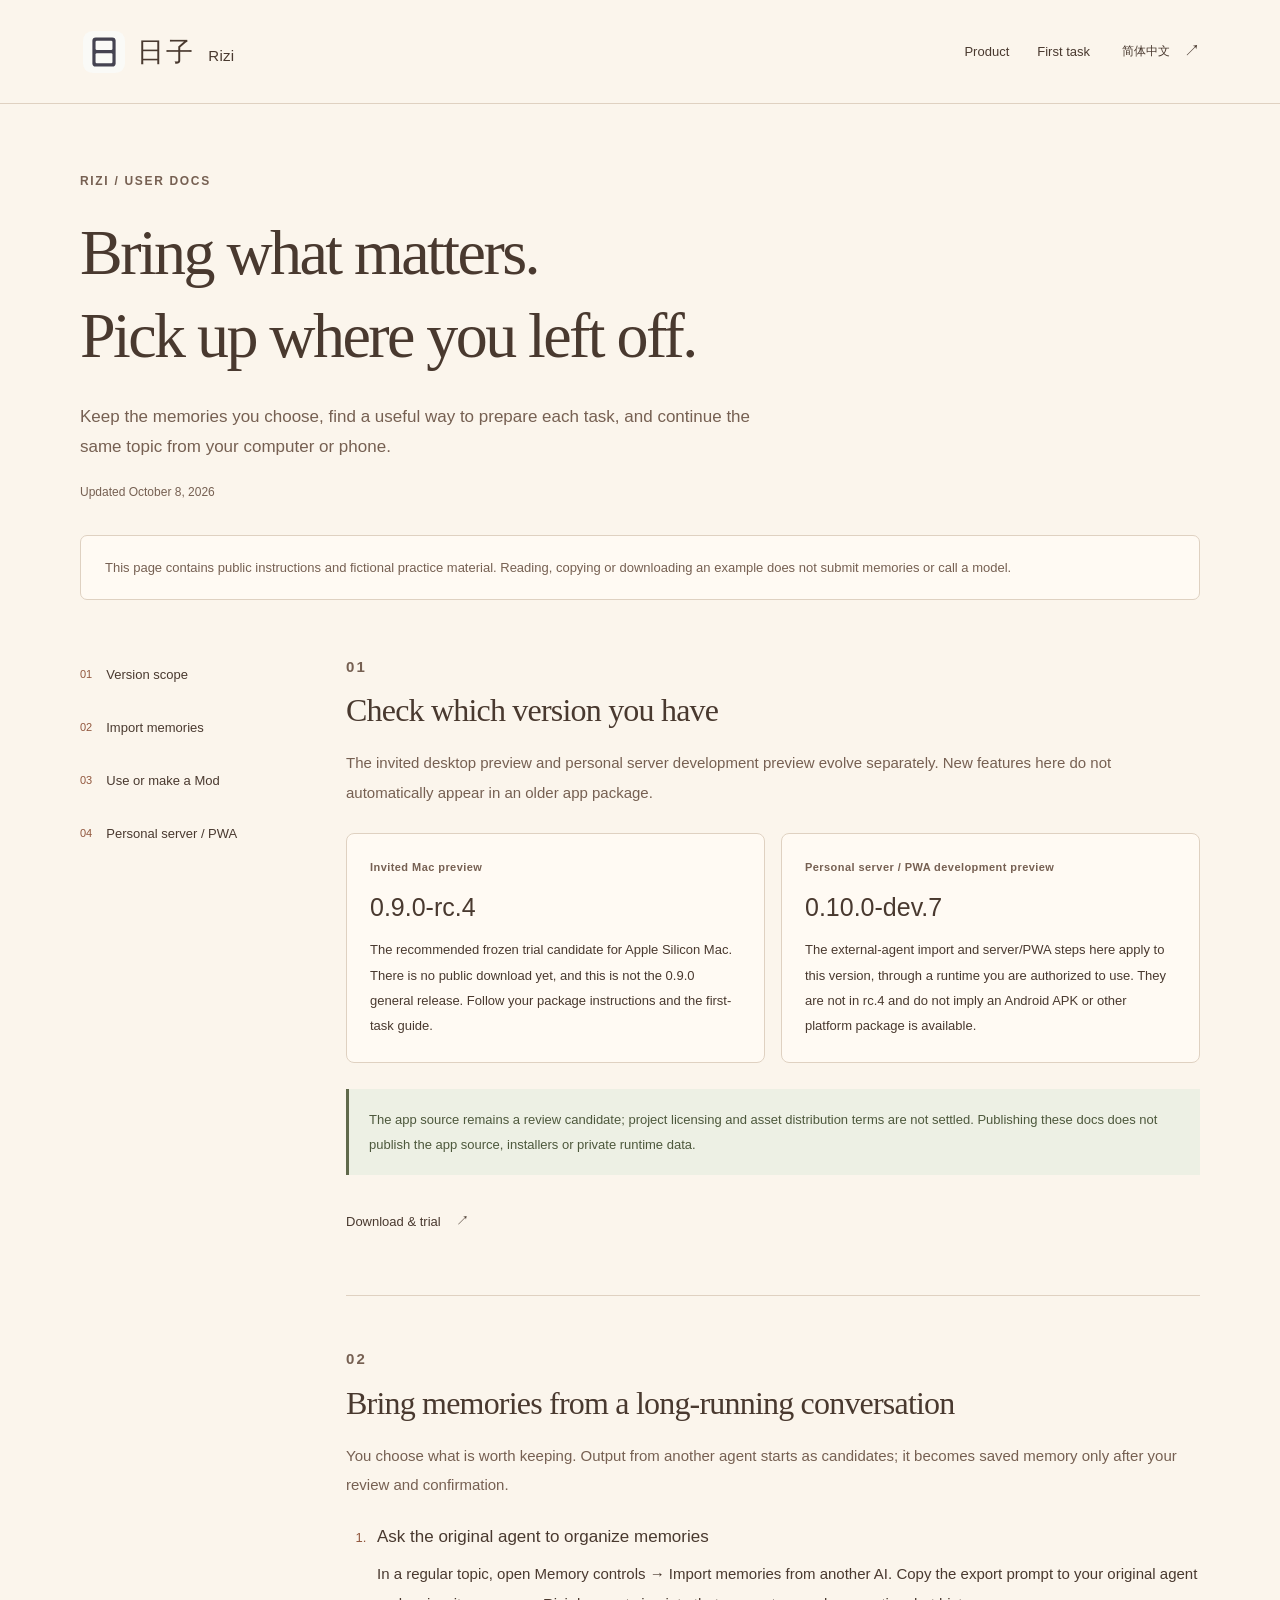
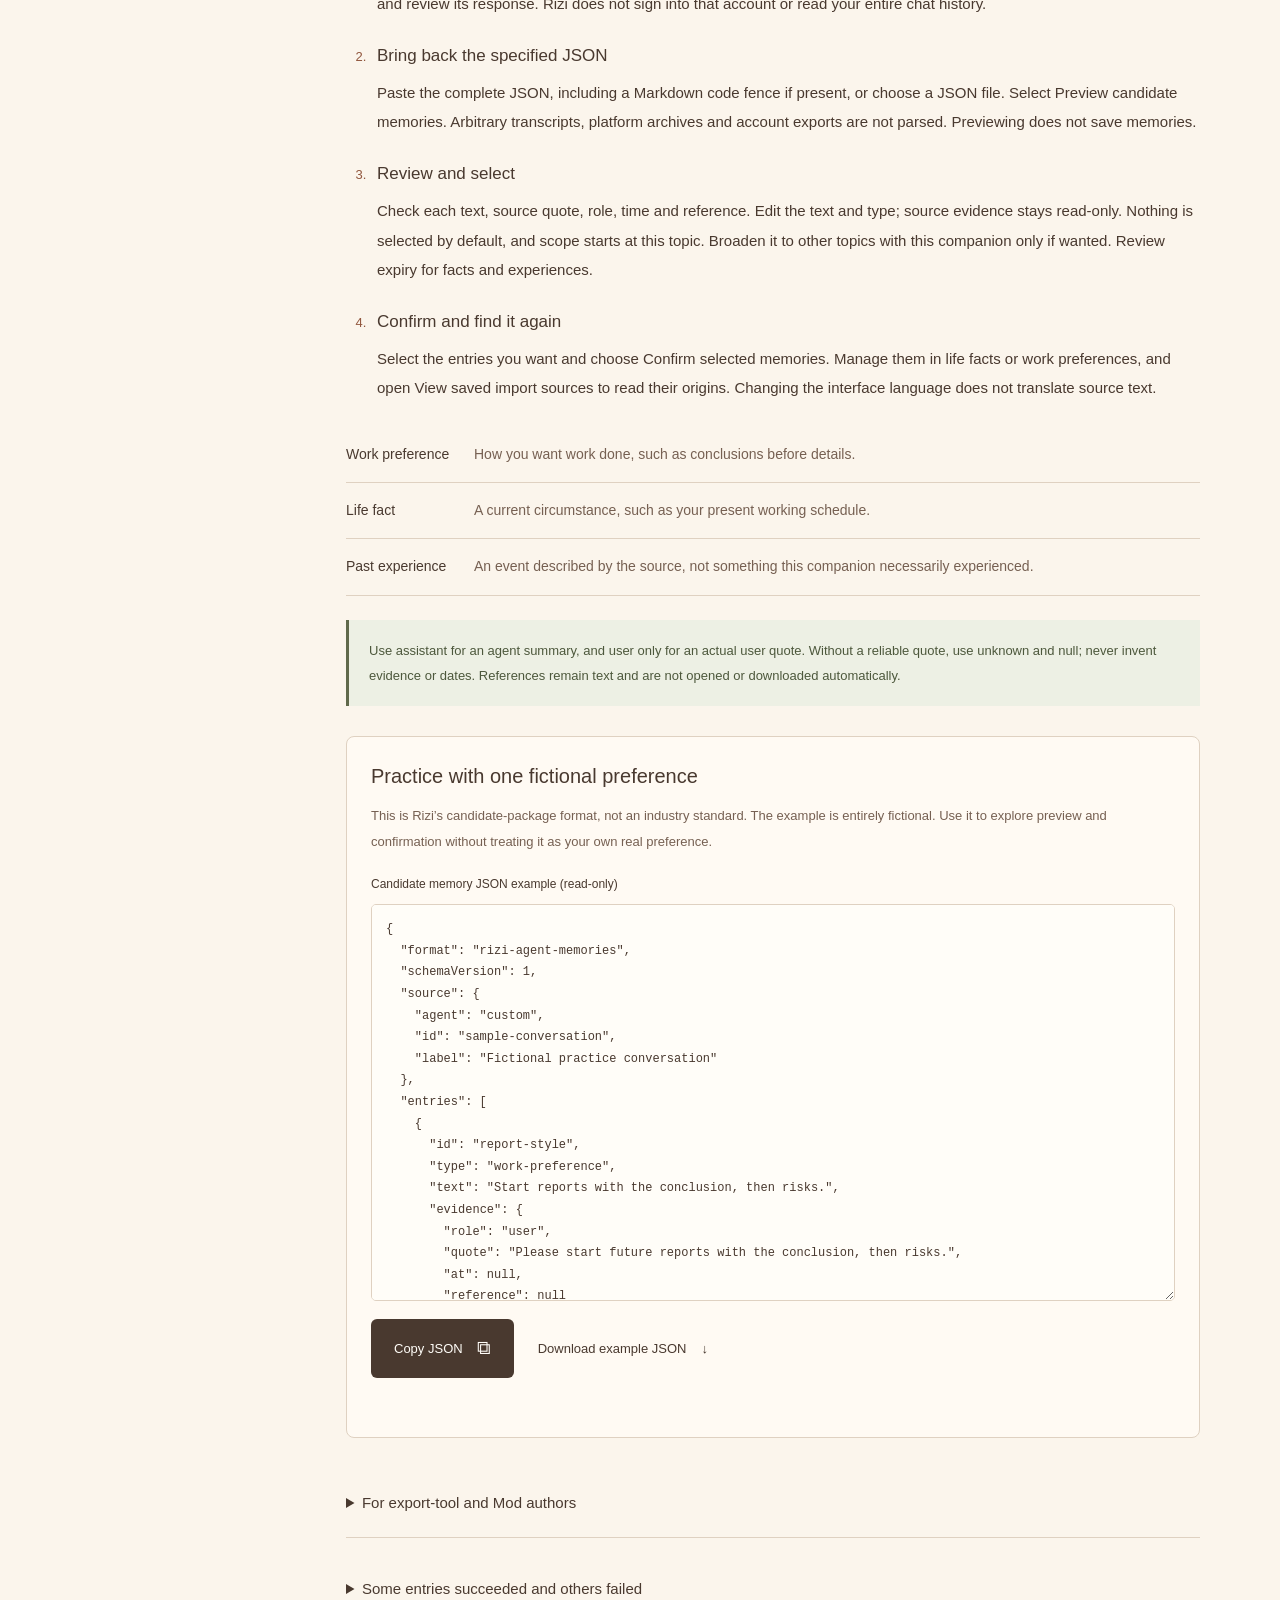
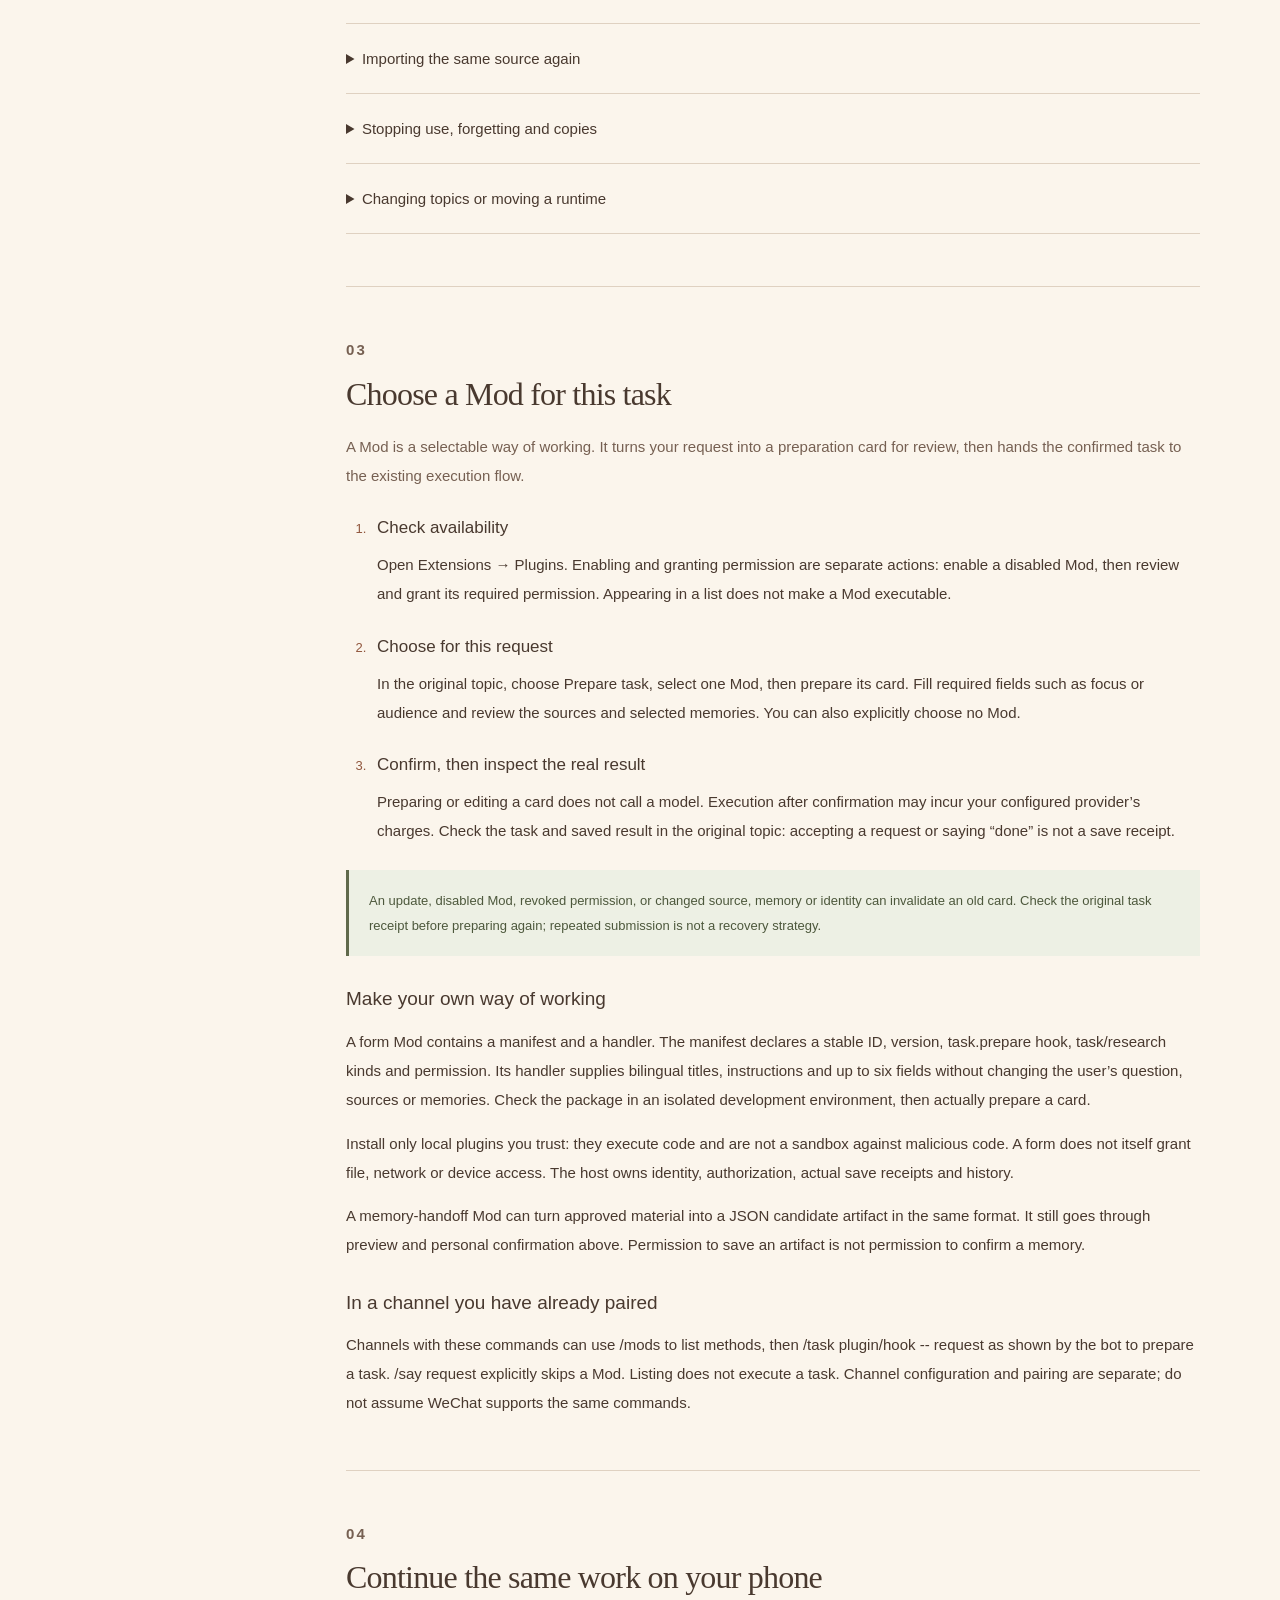
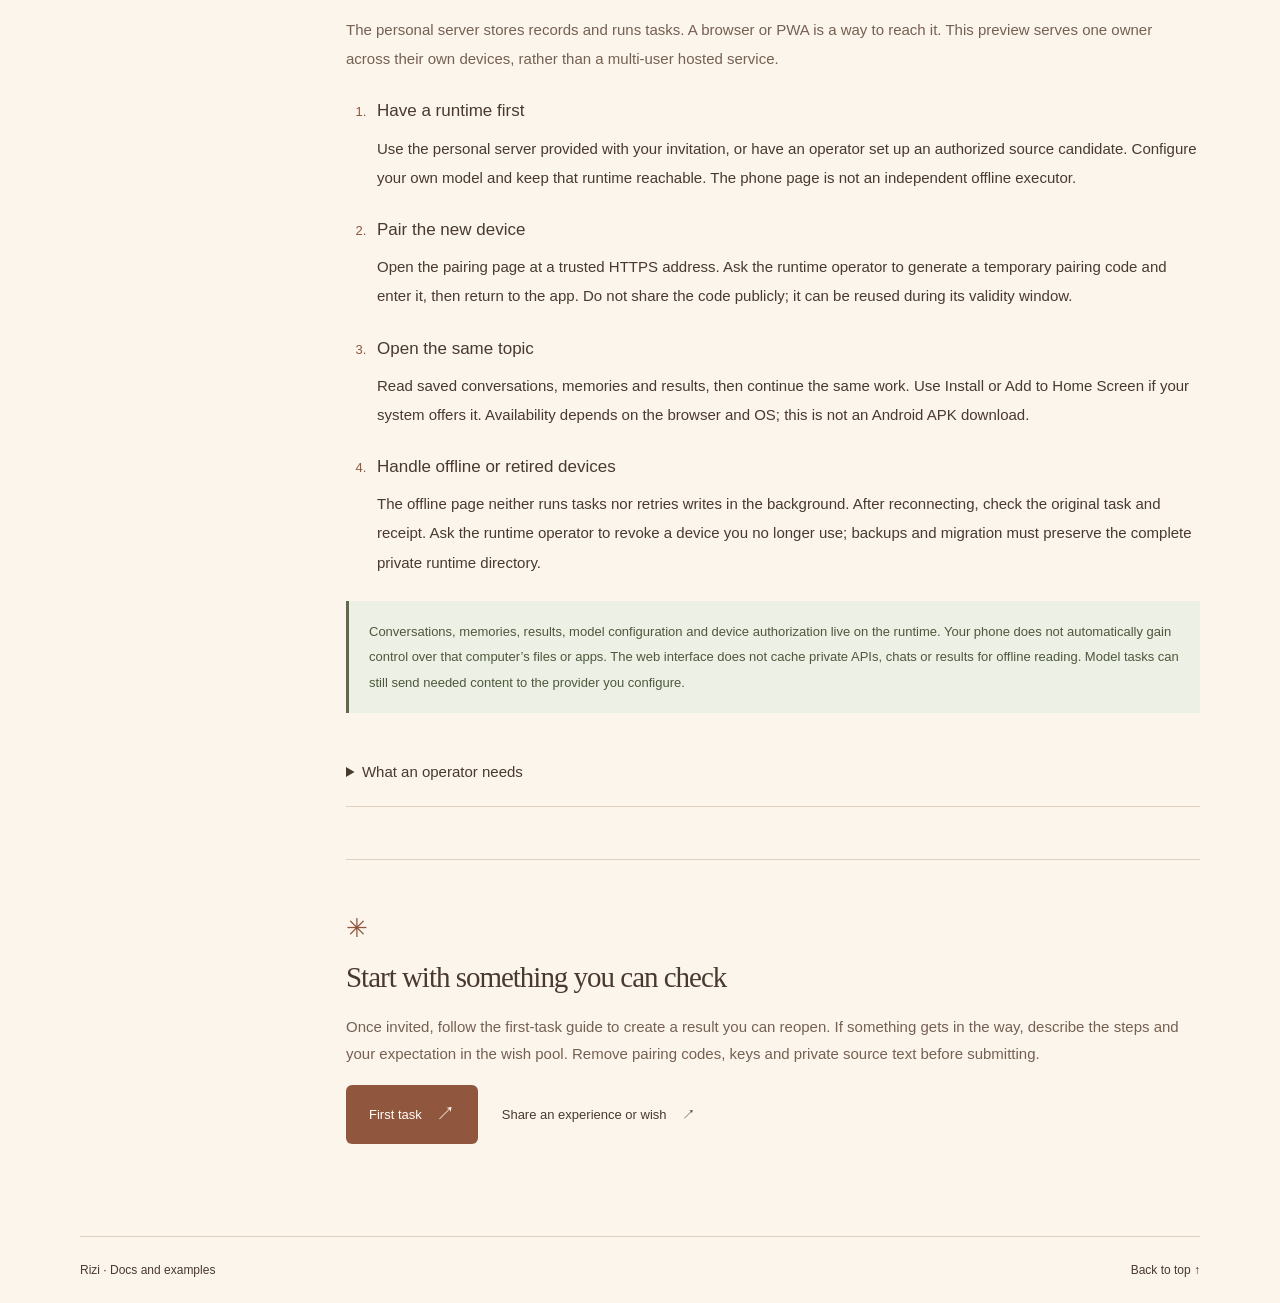
<file: site/en/docs/index.html>
<!doctype html>
<html lang="en"><head><meta charset="utf-8"><meta name="viewport" content="width=device-width, initial-scale=1"><meta name="theme-color" content="#fbf5ec"><title>User docs · Rizi</title><meta name="description" content="Import reviewed memories, choose a Mod for a task, and continue on a personal Rizi server from a paired browser or PWA."><link rel="canonical" href="https://rizi.d-ruby.com/en/docs/"><link rel="alternate" hreflang="zh-CN" href="https://rizi.d-ruby.com/docs/"><link rel="alternate" hreflang="en" href="https://rizi.d-ruby.com/en/docs/"><link rel="alternate" hreflang="x-default" href="https://rizi.d-ruby.com/docs/"><meta property="og:type" content="website"><meta property="og:site_name" content="日子 Rizi"><meta property="og:title" content="User docs · Rizi"><meta property="og:description" content="Import reviewed memories, choose a Mod for a task, and continue on a personal Rizi server from a paired browser or PWA."><meta property="og:url" content="https://rizi.d-ruby.com/en/docs/"><meta property="og:locale" content="en_US"><meta property="og:image" content="https://rizi.d-ruby.com/assets/social-card.png"><meta name="twitter:card" content="summary_large_image"><link rel="icon" href="../../assets/logo.svg" type="image/svg+xml"><link rel="stylesheet" href="../../assets/styles.css"><link rel="stylesheet" href="../../assets/docs.css"><script src="../../assets/docs.js" defer></script></head>
<body id="top" class="docs-page"><a class="skip-link" href="#docs-content">Skip to the docs</a><header class="site-header"><div class="header-inner wrap"><a class="brand" href="../" aria-label="Product"><img src="../../assets/logo.svg" width="48" height="48" alt=""><span class="brand-name">日子<span class="brand-roman">Rizi</span></span></a><nav class="docs-header-nav" aria-label="Product"><a href="../">Product</a><a href="../start/">First task</a></nav><a class="language-switch" href="../../docs/" hreflang="zh-CN" lang="zh-CN" aria-label="用简体中文阅读文档">简体中文 <span aria-hidden="true">↗</span></a></div></header>
<main><section class="docs-hero wrap" aria-labelledby="docs-title"><p class="eyebrow">RIZI / USER DOCS</p><h1 id="docs-title">Bring what matters.<br>Pick up where you left off.</h1><p>Keep the memories you choose, find a useful way to prepare each task, and continue the same topic from your computer or phone.</p><small>Updated October 8, 2026</small></section><p class="docs-boundary wrap">This page contains public instructions and fictional practice material. Reading, copying or downloading an example does not submit memories or call a model.</p><div class="docs-layout wrap" id="docs-content"><aside class="docs-toc"><nav aria-label="Documentation sections"><a href="#versions"><span>01</span>Version scope</a><a href="#memory"><span>02</span>Import memories</a><a href="#mods"><span>03</span>Use or make a Mod</a><a href="#server"><span>04</span>Personal server / PWA</a></nav></aside><div class="docs-articles"><section class="docs-section" id="versions" aria-labelledby="docs-versions"><p class="eyebrow">01</p><h2 id="docs-versions">Check which version you have</h2><p class="docs-lead">The invited desktop preview and personal server development preview evolve separately. New features here do not automatically appear in an older app package.</p><div class="docs-versions"><article><p class="eyebrow">Invited Mac preview</p><h3>0.9.0-rc.4</h3><p>The recommended frozen trial candidate for Apple Silicon Mac. There is no public download yet, and this is not the 0.9.0 general release. Follow your package instructions and the first-task guide.</p></article><article><p class="eyebrow">Personal server / PWA development preview</p><h3>0.10.0-dev.7</h3><p>The external-agent import and server/PWA steps here apply to this version, through a runtime you are authorized to use. They are not in rc.4 and do not imply an Android APK or other platform package is available.</p></article></div><p class="docs-note">The app source remains a review candidate; project licensing and asset distribution terms are not settled. Publishing these docs does not publish the app source, installers or private runtime data.</p><a class="text-link" href="../#download">Download &amp; trial <span aria-hidden="true">↗</span></a></section><section class="docs-section" id="memory" aria-labelledby="docs-memory"><p class="eyebrow">02</p><h2 id="docs-memory">Bring memories from a long-running conversation</h2><p class="docs-lead">You choose what is worth keeping. Output from another agent starts as candidates; it becomes saved memory only after your review and confirmation.</p><ol class="docs-steps"><li><h3>Ask the original agent to organize memories</h3><p>In a regular topic, open Memory controls → Import memories from another AI. Copy the export prompt to your original agent and review its response. Rizi does not sign into that account or read your entire chat history.</p></li><li><h3>Bring back the specified JSON</h3><p>Paste the complete JSON, including a Markdown code fence if present, or choose a JSON file. Select Preview candidate memories. Arbitrary transcripts, platform archives and account exports are not parsed. Previewing does not save memories.</p></li><li><h3>Review and select</h3><p>Check each text, source quote, role, time and reference. Edit the text and type; source evidence stays read-only. Nothing is selected by default, and scope starts at this topic. Broaden it to other topics with this companion only if wanted. Review expiry for facts and experiences.</p></li><li><h3>Confirm and find it again</h3><p>Select the entries you want and choose Confirm selected memories. Manage them in life facts or work preferences, and open View saved import sources to read their origins. Changing the interface language does not translate source text.</p></li></ol><dl class="docs-kinds"><div><dt>Work preference</dt><dd>How you want work done, such as conclusions before details.</dd></div><div><dt>Life fact</dt><dd>A current circumstance, such as your present working schedule.</dd></div><div><dt>Past experience</dt><dd>An event described by the source, not something this companion necessarily experienced.</dd></div></dl><p class="docs-note">Use assistant for an agent summary, and user only for an actual user quote. Without a reliable quote, use unknown and null; never invent evidence or dates. References remain text and are not opened or downloaded automatically.</p>
<div class="docs-example"><h3>Practice with one fictional preference</h3><p>This is Rizi’s candidate-package format, not an industry standard. The example is entirely fictional. Use it to explore preview and confirmation without treating it as your own real preference.</p><label for="docs-memory-example">Candidate memory JSON example (read-only)</label><textarea id="docs-memory-example" readonly spellcheck="false" rows="17">{
  &quot;format&quot;: &quot;rizi-agent-memories&quot;,
  &quot;schemaVersion&quot;: 1,
  &quot;source&quot;: {
    &quot;agent&quot;: &quot;custom&quot;,
    &quot;id&quot;: &quot;sample-conversation&quot;,
    &quot;label&quot;: &quot;Fictional practice conversation&quot;
  },
  &quot;entries&quot;: [
    {
      &quot;id&quot;: &quot;report-style&quot;,
      &quot;type&quot;: &quot;work-preference&quot;,
      &quot;text&quot;: &quot;Start reports with the conclusion, then risks.&quot;,
      &quot;evidence&quot;: {
        &quot;role&quot;: &quot;user&quot;,
        &quot;quote&quot;: &quot;Please start future reports with the conclusion, then risks.&quot;,
        &quot;at&quot;: null,
        &quot;reference&quot;: null
      }
    }
  ]
}</textarea><div class="docs-actions"><button type="button" class="button dark" data-docs-copy="docs-memory-example" hidden>Copy JSON <span aria-hidden="true">⧉</span></button><a class="text-link" href="../../assets/docs/agent-memories.en.json" download>Download example JSON <span aria-hidden="true">↓</span></a></div><p class="docs-copy-status" role="status" aria-live="polite"></p></div>
<details class="docs-disclosure"><summary>For export-tool and Mod authors</summary><p>type accepts work-preference, life-fact or life-experience. role accepts user, assistant or unknown; only unknown permits a null quote. at is a Unix timestamp in milliseconds or null; reference is descriptive text or null. Keep source.id and entry IDs stable when exporting again. Limits: 200 entries, 256 KiB UTF-8, and 300 characters per memory text.</p></details><div class="docs-questions"><details class="docs-disclosure"><summary>Some entries succeeded and others failed</summary><p>Review each outcome. Edits for failed entries are preserved. If no confirmation receipt arrived, use Retry and check this entry to resume the original request instead of importing it again.</p></details><details class="docs-disclosure"><summary>Importing the same source again</summary><p>Entries with the same source are marked as already imported or conflicting; they do not silently overwrite existing memories. Correct an existing memory in its controls. This is not automatic semantic deduplication or contradiction detection.</p></details><details class="docs-disclosure"><summary>Stopping use, forgetting and copies</summary><p>Stopping use keeps text and history but excludes it from new requests. Forgetting requires an impact preview and confirmation; it clears traceable copies maintained by Rizi and blocks the same old source package. The original agent conversation, separate chat history, completed results and files you kept are not removed. Already-sent content cannot be recalled. Copies with altered source IDs may not be recognized.</p></details><details class="docs-disclosure"><summary>Changing topics or moving a runtime</summary><p>Changing the topic, world or identity clears unconfirmed import drafts. Existing v1 memory backups represent external-agent evidence as unknown. Full sources remain on the current instance; keep the original candidate package separately when moving between instances.</p></details></div></section><section class="docs-section" id="mods" aria-labelledby="docs-mods"><p class="eyebrow">03</p><h2 id="docs-mods">Choose a Mod for this task</h2><p class="docs-lead">A Mod is a selectable way of working. It turns your request into a preparation card for review, then hands the confirmed task to the existing execution flow.</p><ol class="docs-steps"><li><h3>Check availability</h3><p>Open Extensions → Plugins. Enabling and granting permission are separate actions: enable a disabled Mod, then review and grant its required permission. Appearing in a list does not make a Mod executable.</p></li><li><h3>Choose for this request</h3><p>In the original topic, choose Prepare task, select one Mod, then prepare its card. Fill required fields such as focus or audience and review the sources and selected memories. You can also explicitly choose no Mod.</p></li><li><h3>Confirm, then inspect the real result</h3><p>Preparing or editing a card does not call a model. Execution after confirmation may incur your configured provider’s charges. Check the task and saved result in the original topic: accepting a request or saying “done” is not a save receipt.</p></li></ol><p class="docs-note">An update, disabled Mod, revoked permission, or changed source, memory or identity can invalidate an old card. Check the original task receipt before preparing again; repeated submission is not a recovery strategy.</p><h3>Make your own way of working</h3><p>A form Mod contains a manifest and a handler. The manifest declares a stable ID, version, task.prepare hook, task/research kinds and permission. Its handler supplies bilingual titles, instructions and up to six fields without changing the user’s question, sources or memories. Check the package in an isolated development environment, then actually prepare a card.</p><p>Install only local plugins you trust: they execute code and are not a sandbox against malicious code. A form does not itself grant file, network or device access. The host owns identity, authorization, actual save receipts and history.</p><p>A memory-handoff Mod can turn approved material into a JSON candidate artifact in the same format. It still goes through preview and personal confirmation above. Permission to save an artifact is not permission to confirm a memory.</p><h3>In a channel you have already paired</h3><p>Channels with these commands can use /mods to list methods, then /task plugin/hook -- request as shown by the bot to prepare a task. /say request explicitly skips a Mod. Listing does not execute a task. Channel configuration and pairing are separate; do not assume WeChat supports the same commands.</p></section><section class="docs-section" id="server" aria-labelledby="docs-server"><p class="eyebrow">04</p><h2 id="docs-server">Continue the same work on your phone</h2><p class="docs-lead">The personal server stores records and runs tasks. A browser or PWA is a way to reach it. This preview serves one owner across their own devices, rather than a multi-user hosted service.</p><ol class="docs-steps"><li><h3>Have a runtime first</h3><p>Use the personal server provided with your invitation, or have an operator set up an authorized source candidate. Configure your own model and keep that runtime reachable. The phone page is not an independent offline executor.</p></li><li><h3>Pair the new device</h3><p>Open the pairing page at a trusted HTTPS address. Ask the runtime operator to generate a temporary pairing code and enter it, then return to the app. Do not share the code publicly; it can be reused during its validity window.</p></li><li><h3>Open the same topic</h3><p>Read saved conversations, memories and results, then continue the same work. Use Install or Add to Home Screen if your system offers it. Availability depends on the browser and OS; this is not an Android APK download.</p></li><li><h3>Handle offline or retired devices</h3><p>The offline page neither runs tasks nor retries writes in the background. After reconnecting, check the original task and receipt. Ask the runtime operator to revoke a device you no longer use; backups and migration must preserve the complete private runtime directory.</p></li></ol><p class="docs-note">Conversations, memories, results, model configuration and device authorization live on the runtime. Your phone does not automatically gain control over that computer’s files or apps. The web interface does not cache private APIs, chats or results for offline reading. Model tasks can still send needed content to the provider you configure.</p><details class="docs-disclosure"><summary>What an operator needs</summary><p>An authorized source candidate requires Node.js 22.19+ and the project dependencies. Use a separate, private, empty data directory. The personal server listens only on loopback. Phone access needs a trusted HTTPS proxy or tunnel and an exact allowed origin; the computer’s localhost address will not work on a phone.</p><p>After preparing the environment and HTTPS route, use personal-server check/start for the chosen directory, pair for a code, clients to list devices, and revoke to remove access. Keep one running instance per data directory. Complete backups, authentication material and model keys must stay out of public repositories.</p></details></section><section class="docs-ending"><span class="small-sun" aria-hidden="true">✳</span><h2>Start with something you can check</h2><p>Once invited, follow the first-task guide to create a result you can reopen. If something gets in the way, describe the steps and your expectation in the wish pool. Remove pairing codes, keys and private source text before submitting.</p><div class="docs-actions"><a class="button primary" href="../start/">First task <span aria-hidden="true">↗</span></a><a class="text-link" href="../#feedback-form">Share an experience or wish <span aria-hidden="true">↗</span></a></div></section></div></div></main><footer class="site-footer wrap docs-footer"><span>Rizi · Docs and examples</span><a href="#top">Back to top ↑</a></footer><script type="application/json" id="docs-copy">{"copied":"Copied. Preview it on your own runtime before deciding whether to save it.","manual":"Automatic copying was unavailable. The example is selected for manual copying, or you can download the JSON file."}</script></body></html>
</file>
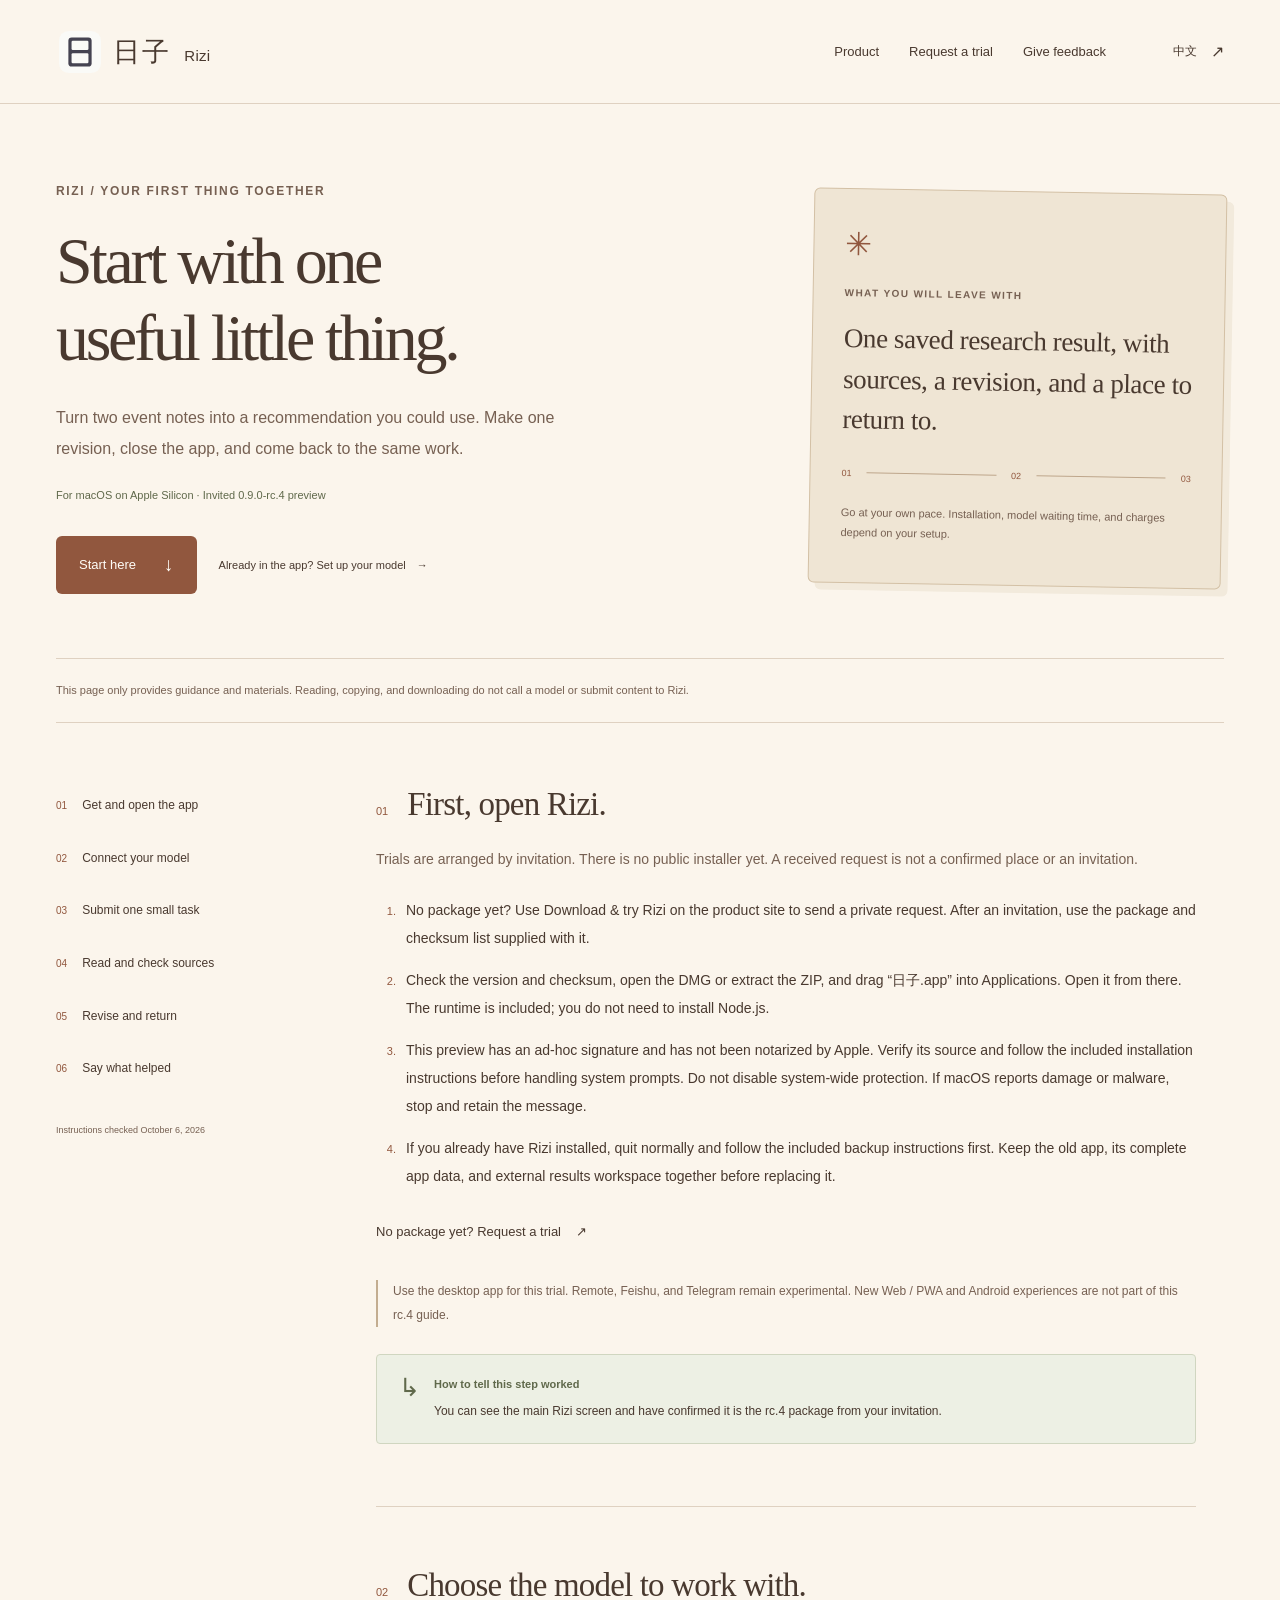
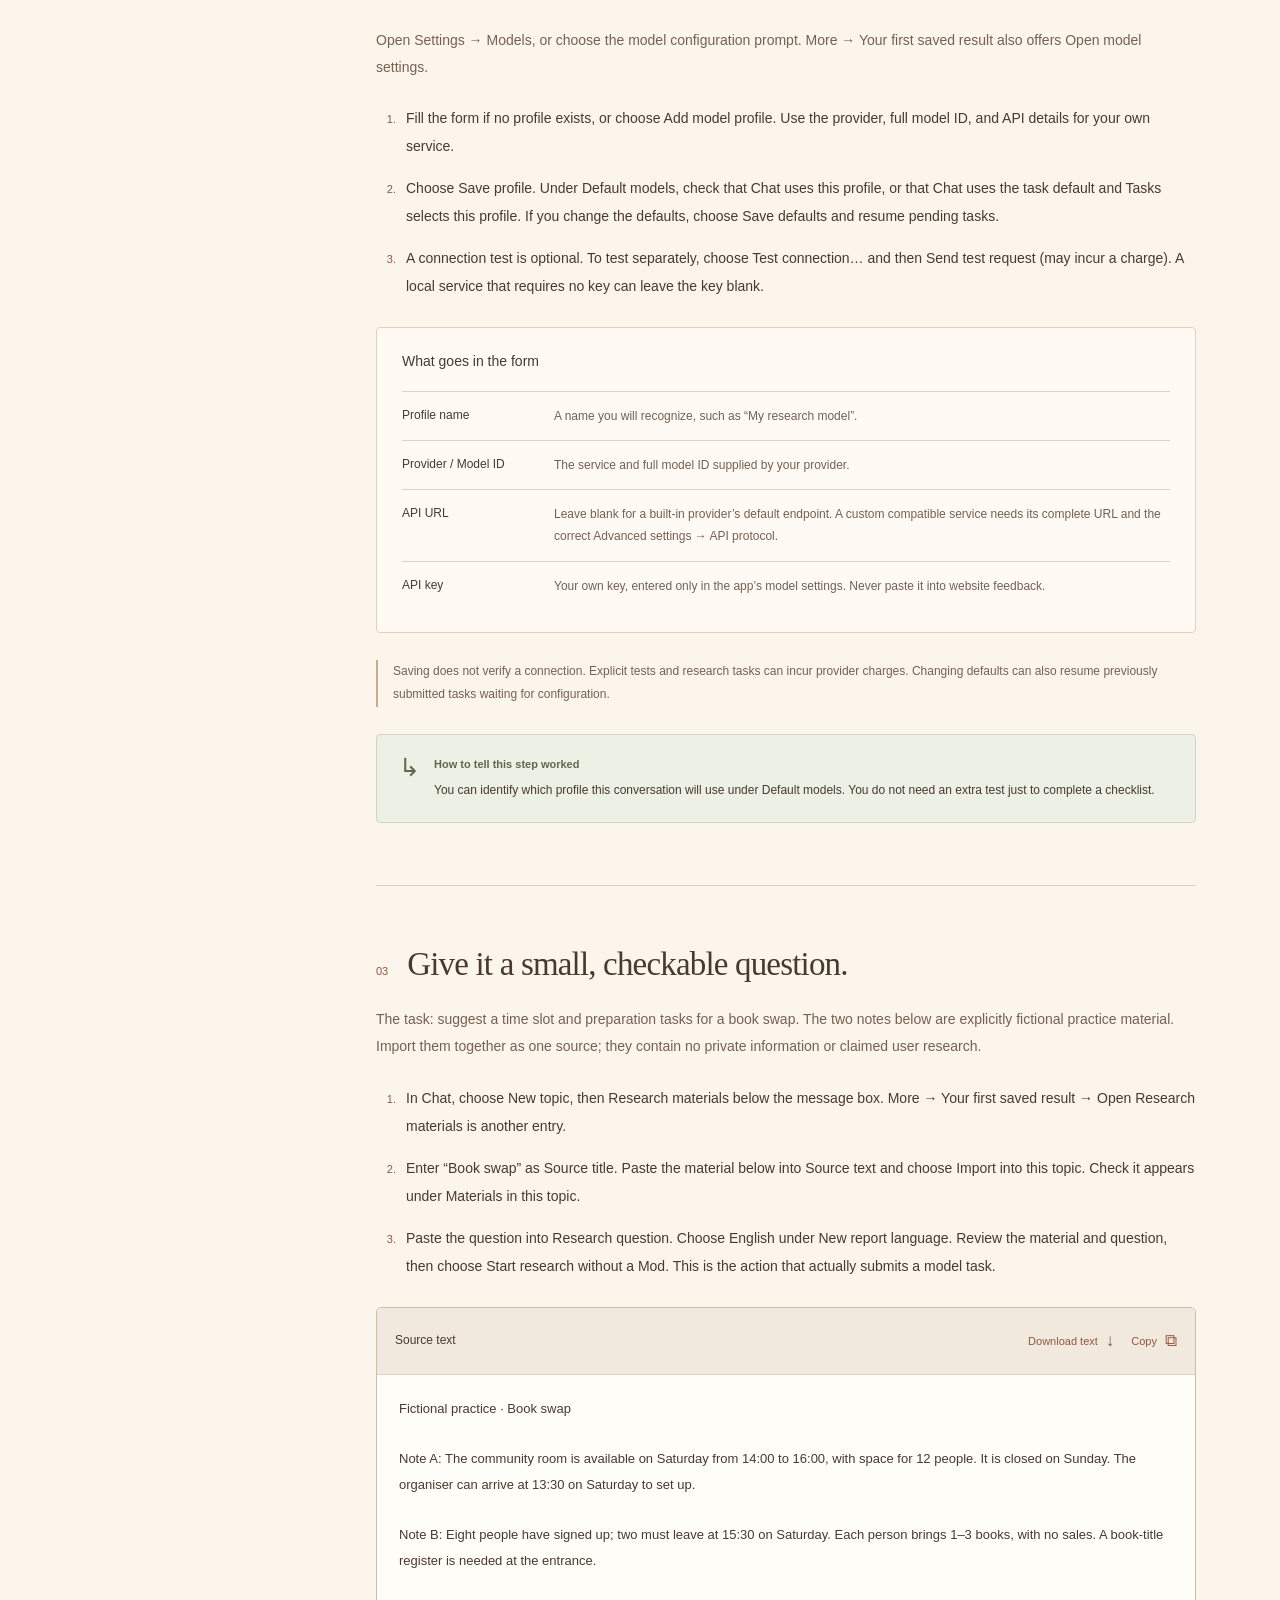
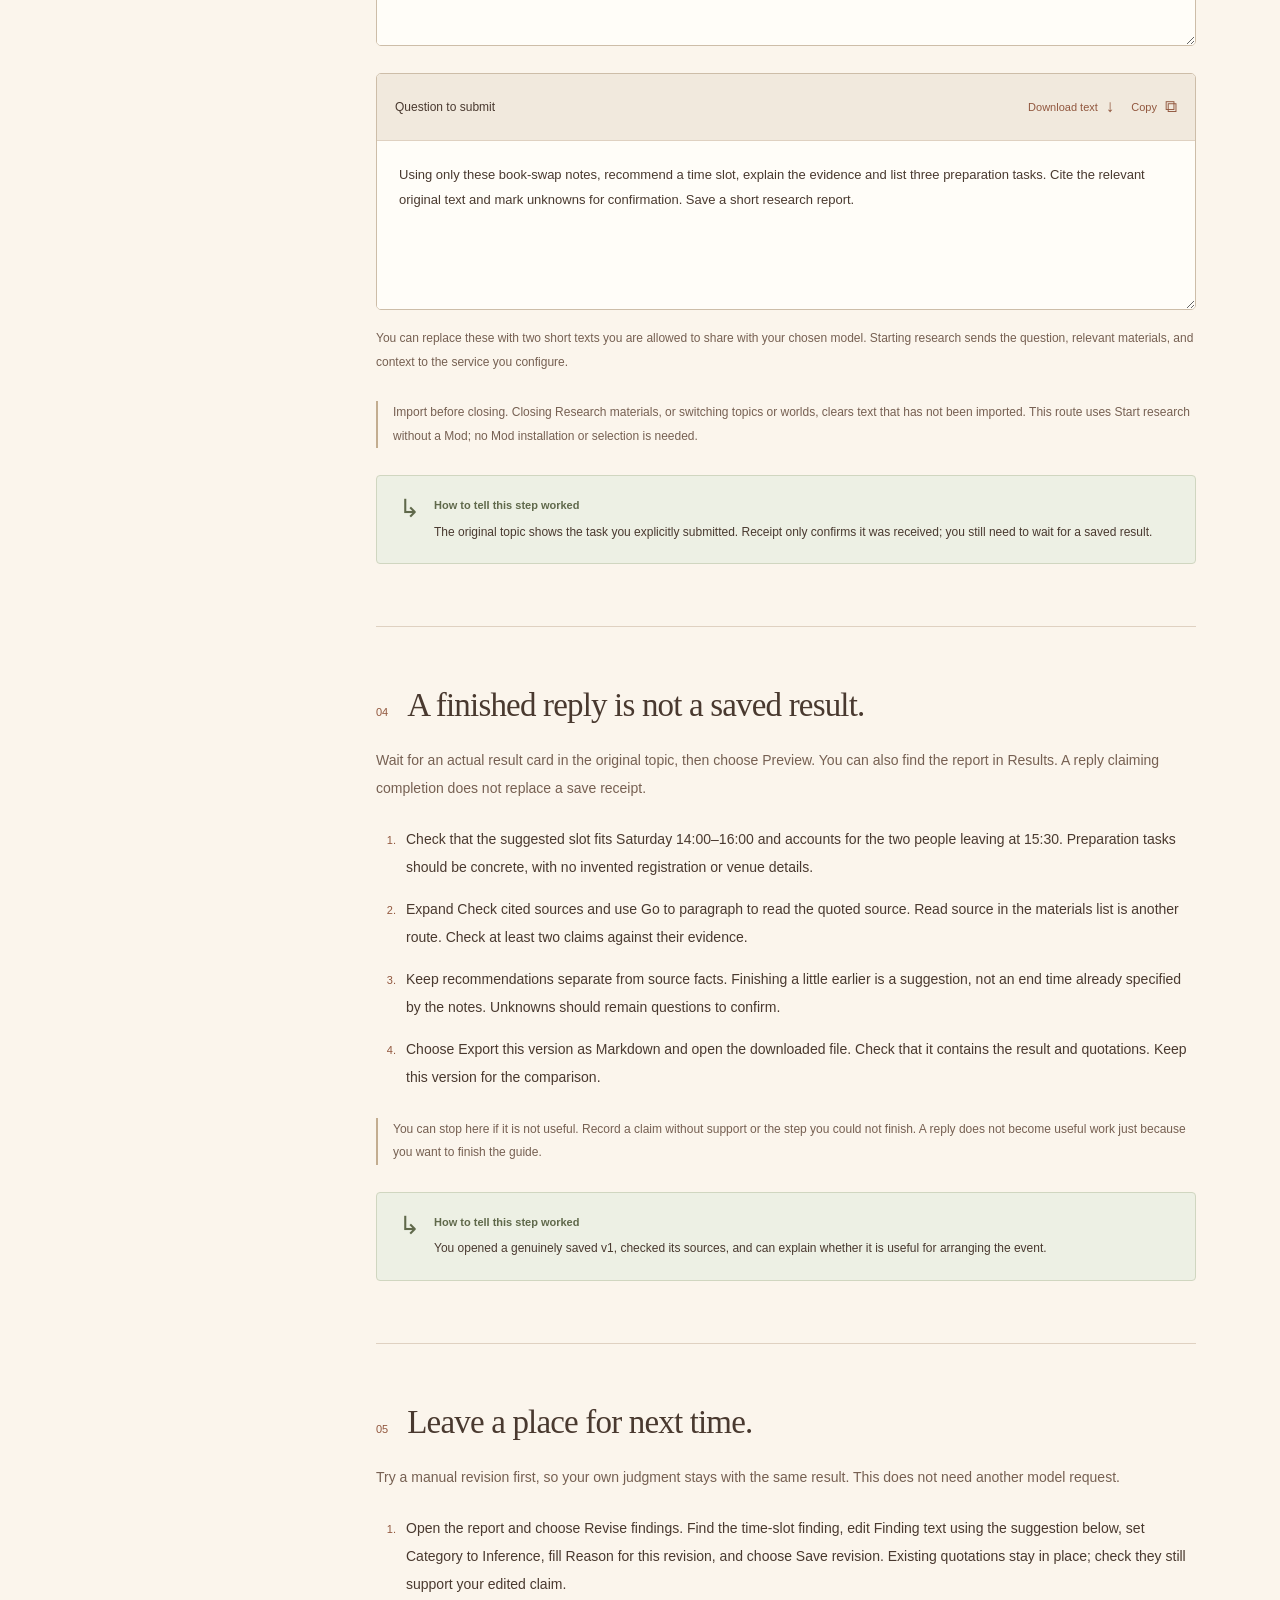
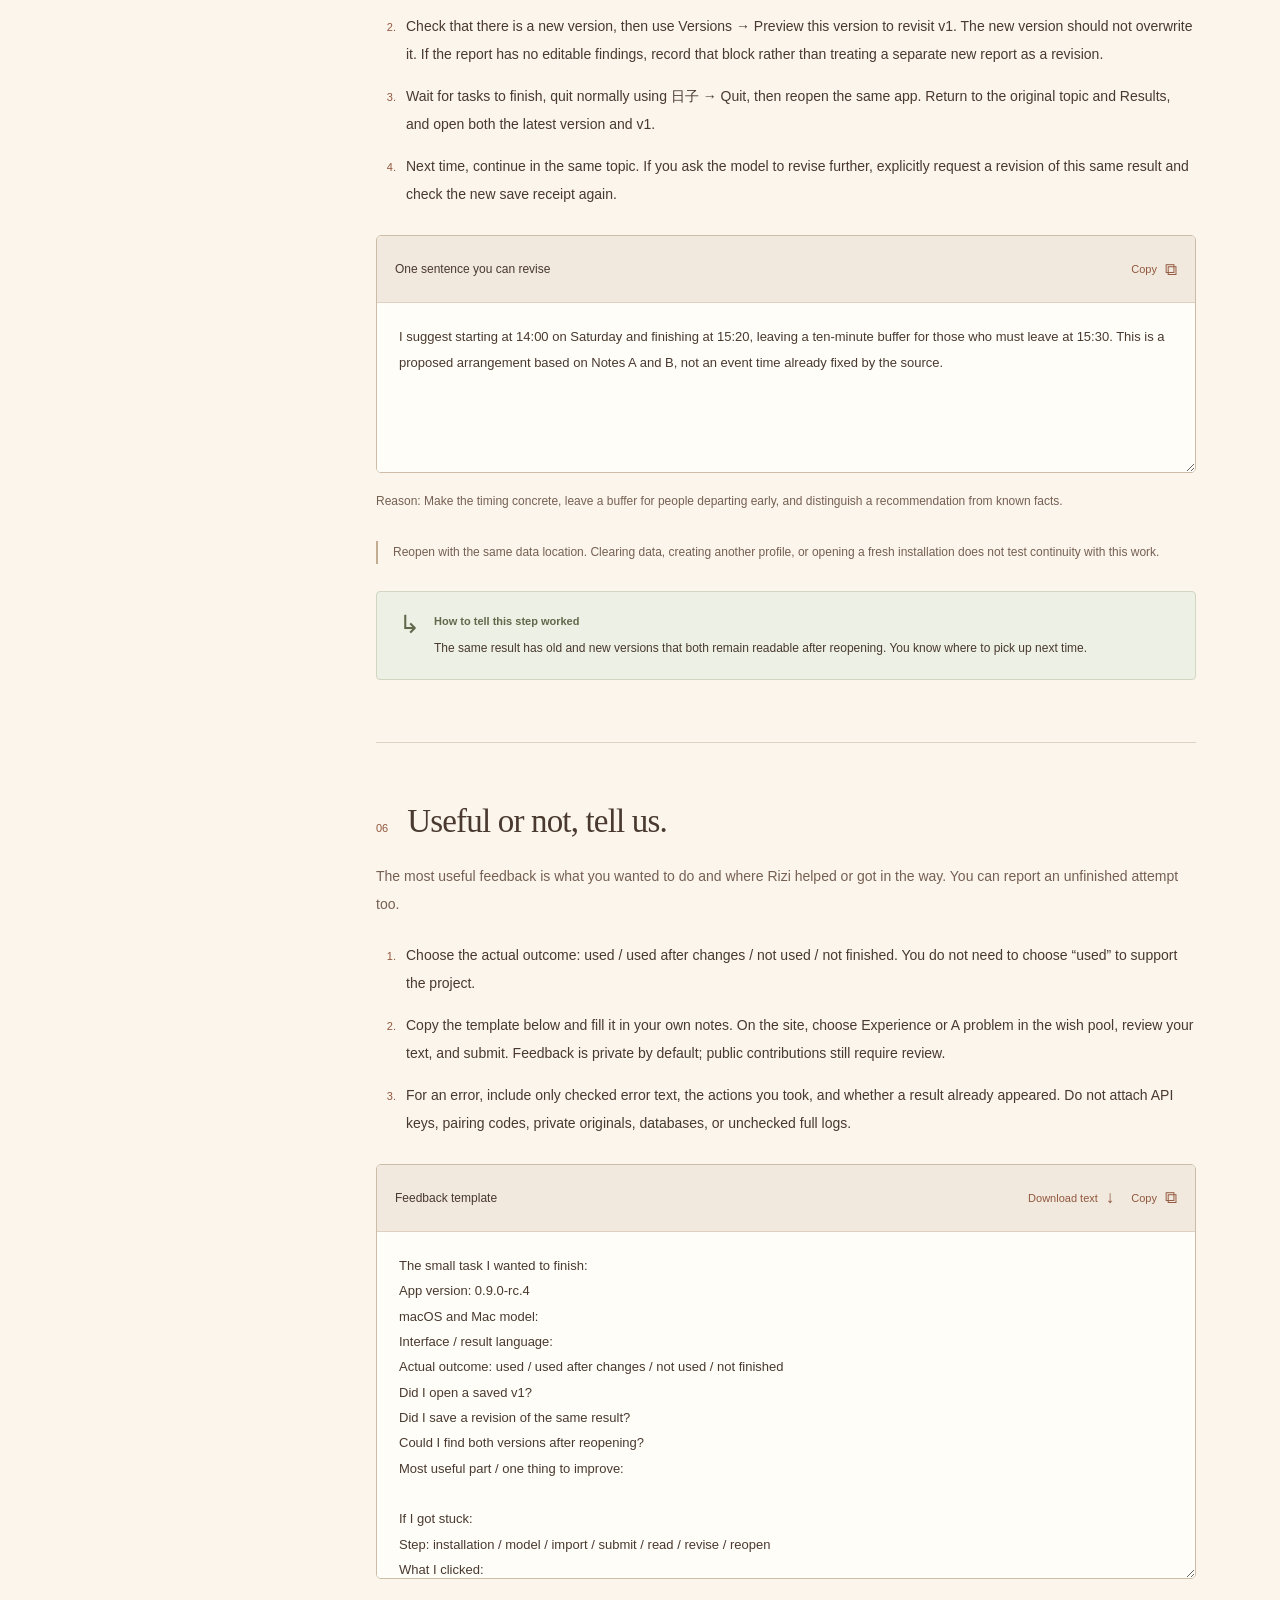
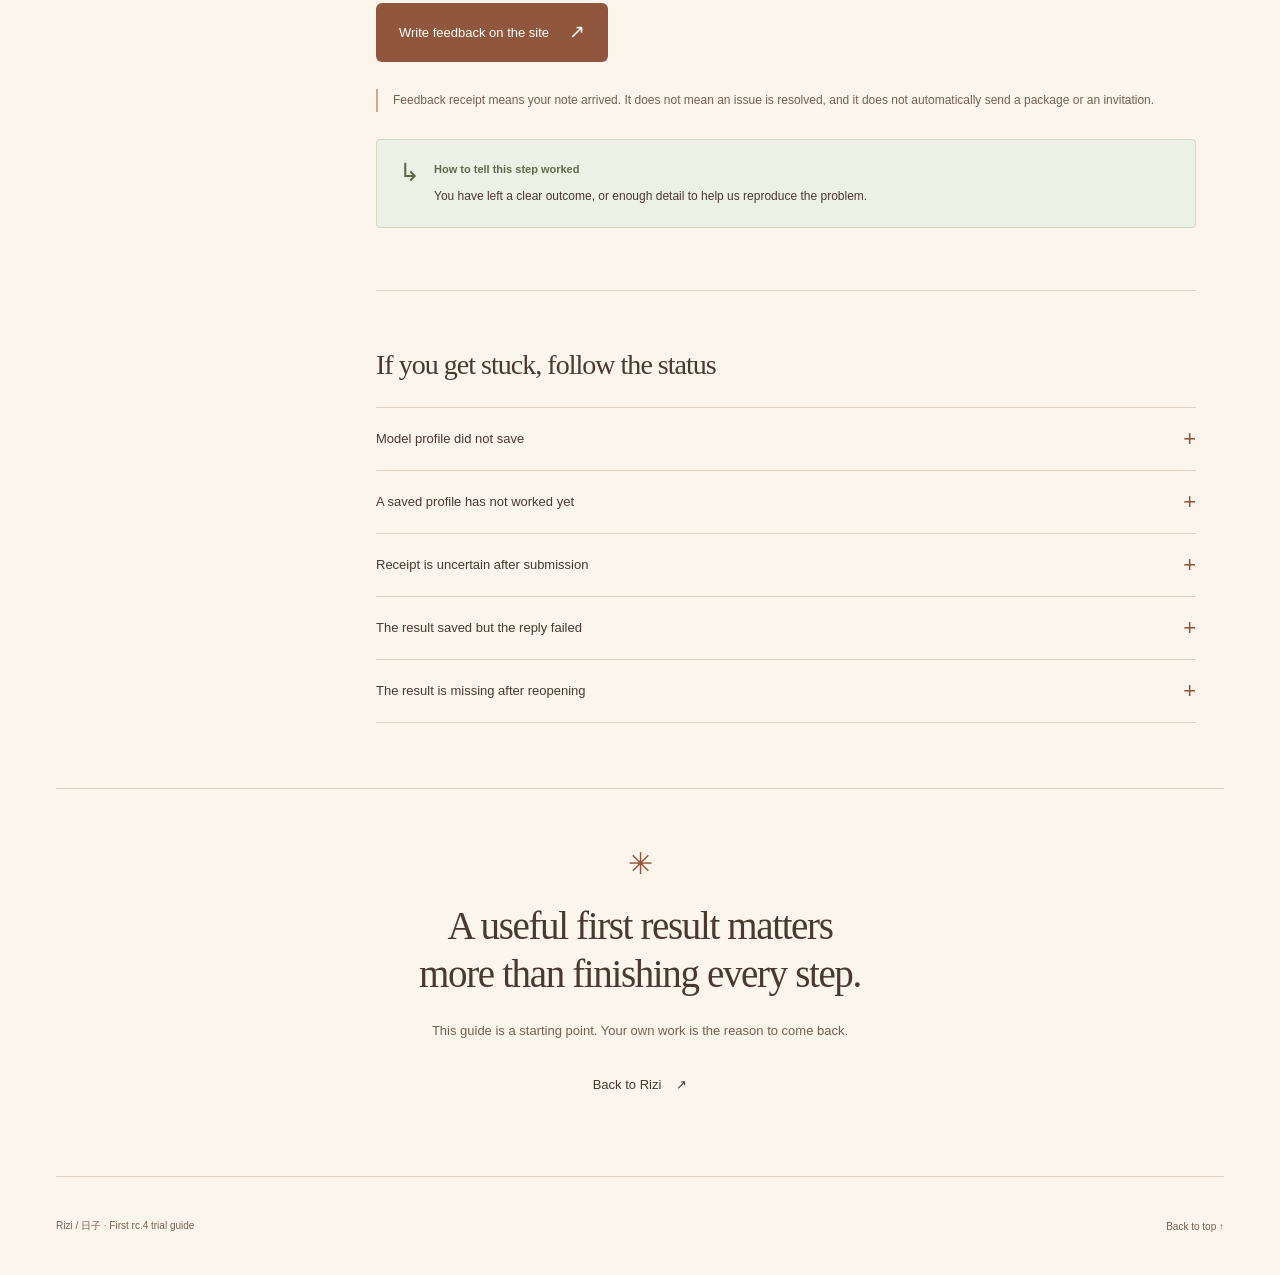
<file: site/en/start/index.html>
<!doctype html>
<html lang="en"><head><meta charset="utf-8"><meta name="viewport" content="width=device-width, initial-scale=1"><meta name="theme-color" content="#fbf5ec"><title>Your first saved result · Rizi trial guide</title><meta name="description" content="From the invited Rizi rc.4 preview and your own model setup to a sourced recommendation you can read, revise, reopen, and give feedback on. Includes copyable, non-private practice material."><link rel="canonical" href="https://rizi.d-ruby.com/en/start/"><link rel="alternate" hreflang="zh-CN" href="https://rizi.d-ruby.com/start/"><link rel="alternate" hreflang="en" href="https://rizi.d-ruby.com/en/start/"><link rel="alternate" hreflang="x-default" href="https://rizi.d-ruby.com/start/"><meta property="og:type" content="website"><meta property="og:site_name" content="日子 Rizi"><meta property="og:title" content="Your first saved result · Rizi trial guide"><meta property="og:description" content="From the invited Rizi rc.4 preview and your own model setup to a sourced recommendation you can read, revise, reopen, and give feedback on. Includes copyable, non-private practice material."><meta property="og:url" content="https://rizi.d-ruby.com/en/start/"><meta property="og:locale" content="en_US"><meta property="og:image" content="https://rizi.d-ruby.com/assets/social-card.png"><meta property="og:image:width" content="1200"><meta property="og:image:height" content="630"><meta property="og:image:alt" content="日子 Rizi"><meta name="twitter:card" content="summary_large_image"><link rel="icon" href="../../assets/logo.svg" type="image/svg+xml"><link rel="stylesheet" href="../../assets/styles.css"><link rel="stylesheet" href="../../assets/start.css"><script src="../../assets/start.js" defer></script></head>
<body id="top" class="start-page"><a class="skip-link" href="#steps">Skip to the steps</a><header class="site-header start-header"><div class="header-inner wrap"><a class="brand" href="../" aria-label="Back to Rizi"><img src="../../assets/logo.svg" width="48" height="48" alt=""><span class="brand-name">日子<span class="brand-roman">Rizi</span></span></a><nav class="start-header-nav" aria-label="Product"><a href="../#about">Product</a><a href="../#download">Request a trial</a><a href="#feedback">Give feedback</a></nav><a class="language-switch" href="../../start/" hreflang="zh-CN" aria-label="阅读中文版指南">中文<span aria-hidden="true">↗</span></a></div></header>
<main><section class="start-hero wrap" aria-labelledby="start-title"><div><p class="eyebrow">RIZI / YOUR FIRST THING TOGETHER</p><h1 id="start-title">Start with one<br>useful little thing.</h1><p class="start-intro">Turn two event notes into a recommendation you could use. Make one revision, close the app, and come back to the same work.</p><p class="start-scope">For macOS on Apple Silicon · Invited 0.9.0-rc.4 preview</p><div class="start-hero-actions"><a class="button primary" href="#install">Start here<span aria-hidden="true">↓</span></a><a class="text-link" href="#models">Already in the app? Set up your model<span aria-hidden="true">→</span></a></div></div><aside class="first-task-card"><span class="small-sun" aria-hidden="true">✳</span><p class="eyebrow">WHAT YOU WILL LEAVE WITH</p><p class="first-task-aim">One saved research result, with sources, a revision, and a place to return to.</p><div class="first-task-path" aria-hidden="true"><span>01</span><i></i><span>02</span><i></i><span>03</span></div><p class="first-task-time">Go at your own pace. Installation, model waiting time, and charges depend on your setup.</p></aside></section>
<p class="guide-boundary wrap">This page only provides guidance and materials. Reading, copying, and downloading do not call a model or submit content to Rizi.</p><div class="start-layout wrap" id="steps"><aside class="start-toc"><nav aria-label="Trial steps"><a href="#install"><span>01</span>Get and open the app</a><a href="#models"><span>02</span>Connect your model</a><a href="#task"><span>03</span>Submit one small task</a><a href="#read"><span>04</span>Read and check sources</a><a href="#continue"><span>05</span>Revise and return</a><a href="#feedback"><span>06</span>Say what helped</a></nav><p>Instructions checked October 6, 2026</p></aside><div class="start-steps"><section id="install" class="start-step" aria-labelledby="heading-install"><div class="step-heading"><span class="step-index">01</span><h2 id="heading-install">First, open Rizi.</h2></div><p class="step-lead">Trials are arranged by invitation. There is no public installer yet. A received request is not a confirmed place or an invitation.</p><ol class="step-actions"><li>No package yet? Use Download & try Rizi on the product site to send a private request. After an invitation, use the package and checksum list supplied with it.</li><li>Check the version and checksum, open the DMG or extract the ZIP, and drag “日子.app” into Applications. Open it from there. The runtime is included; you do not need to install Node.js.</li><li>This preview has an ad-hoc signature and has not been notarized by Apple. Verify its source and follow the included installation instructions before handling system prompts. Do not disable system-wide protection. If macOS reports damage or malware, stop and retain the message.</li><li>If you already have Rizi installed, quit normally and follow the included backup instructions first. Keep the old app, its complete app data, and external results workspace together before replacing it.</li></ol><a class="text-link start-request" href="../#download">No package yet? Request a trial<span aria-hidden="true">↗</span></a><p class="step-tip">Use the desktop app for this trial. Remote, Feishu, and Telegram remain experimental. New Web / PWA and Android experiences are not part of this rc.4 guide.</p><div class="step-checkpoint"><span aria-hidden="true">↳</span><div><h3>How to tell this step worked</h3><p>You can see the main Rizi screen and have confirmed it is the rc.4 package from your invitation.</p></div></div></section><section id="models" class="start-step" aria-labelledby="heading-models"><div class="step-heading"><span class="step-index">02</span><h2 id="heading-models">Choose the model to work with.</h2></div><p class="step-lead">Open Settings → Models, or choose the model configuration prompt. More → Your first saved result also offers Open model settings.</p><ol class="step-actions"><li>Fill the form if no profile exists, or choose Add model profile. Use the provider, full model ID, and API details for your own service.</li><li>Choose Save profile. Under Default models, check that Chat uses this profile, or that Chat uses the task default and Tasks selects this profile. If you change the defaults, choose Save defaults and resume pending tasks.</li><li>A connection test is optional. To test separately, choose Test connection… and then Send test request (may incur a charge). A local service that requires no key can leave the key blank.</li></ol><div class="model-field-guide"><h3>What goes in the form</h3><dl><div><dt>Profile name</dt><dd>A name you will recognize, such as “My research model”.</dd></div><div><dt>Provider / Model ID</dt><dd>The service and full model ID supplied by your provider.</dd></div><div><dt>API URL</dt><dd>Leave blank for a built-in provider’s default endpoint. A custom compatible service needs its complete URL and the correct Advanced settings → API protocol.</dd></div><div><dt>API key</dt><dd>Your own key, entered only in the app’s model settings. Never paste it into website feedback.</dd></div></dl></div><p class="step-tip">Saving does not verify a connection. Explicit tests and research tasks can incur provider charges. Changing defaults can also resume previously submitted tasks waiting for configuration.</p><div class="step-checkpoint"><span aria-hidden="true">↳</span><div><h3>How to tell this step worked</h3><p>You can identify which profile this conversation will use under Default models. You do not need an extra test just to complete a checklist.</p></div></div></section><section id="task" class="start-step" aria-labelledby="heading-task"><div class="step-heading"><span class="step-index">03</span><h2 id="heading-task">Give it a small, checkable question.</h2></div><p class="step-lead">The task: suggest a time slot and preparation tasks for a book swap. The two notes below are explicitly fictional practice material. Import them together as one source; they contain no private information or claimed user research.</p><ol class="step-actions"><li>In Chat, choose New topic, then Research materials below the message box. More → Your first saved result → Open Research materials is another entry.</li><li>Enter “Book swap” as Source title. Paste the material below into Source text and choose Import into this topic. Check it appears under Materials in this topic.</li><li>Paste the question into Research question. Choose English under New report language. Review the material and question, then choose Start research without a Mod. This is the action that actually submits a model task.</li></ol><div class="copy-card"><div class="copy-heading"><label for="copy-source">Source text</label><div class="copy-actions"><a href="../../assets/start/book-swap.en.txt" download>Download text<span aria-hidden="true">↓</span></a><button type="button" data-copy-target="copy-source" aria-label="Copy Source text" hidden>Copy<span aria-hidden="true">⧉</span></button></div></div><textarea id="copy-source" rows="9" readonly spellcheck="false">Fictional practice · Book swap

Note A: The community room is available on Saturday from 14:00 to 16:00, with space for 12 people. It is closed on Sunday. The organiser can arrive at 13:30 on Saturday to set up.

Note B: Eight people have signed up; two must leave at 15:30 on Saturday. Each person brings 1–3 books, with no sales. A book-title register is needed at the entrance.</textarea><p class="copy-status" role="status" aria-live="polite"></p></div><div class="copy-card"><div class="copy-heading"><label for="copy-question">Question to submit</label><div class="copy-actions"><a href="../../assets/start/task.en.txt" download>Download text<span aria-hidden="true">↓</span></a><button type="button" data-copy-target="copy-question" aria-label="Copy Question to submit" hidden>Copy<span aria-hidden="true">⧉</span></button></div></div><textarea id="copy-question" rows="5" readonly spellcheck="false">Using only these book-swap notes, recommend a time slot, explain the evidence and list three preparation tasks. Cite the relevant original text and mark unknowns for confirmation. Save a short research report.</textarea><p class="copy-status" role="status" aria-live="polite"></p></div><p class="material-note">You can replace these with two short texts you are allowed to share with your chosen model. Starting research sends the question, relevant materials, and context to the service you configure.</p><p class="step-tip">Import before closing. Closing Research materials, or switching topics or worlds, clears text that has not been imported. This route uses Start research without a Mod; no Mod installation or selection is needed.</p><div class="step-checkpoint"><span aria-hidden="true">↳</span><div><h3>How to tell this step worked</h3><p>The original topic shows the task you explicitly submitted. Receipt only confirms it was received; you still need to wait for a saved result.</p></div></div></section><section id="read" class="start-step" aria-labelledby="heading-read"><div class="step-heading"><span class="step-index">04</span><h2 id="heading-read">A finished reply is not a saved result.</h2></div><p class="step-lead">Wait for an actual result card in the original topic, then choose Preview. You can also find the report in Results. A reply claiming completion does not replace a save receipt.</p><ol class="step-actions"><li>Check that the suggested slot fits Saturday 14:00–16:00 and accounts for the two people leaving at 15:30. Preparation tasks should be concrete, with no invented registration or venue details.</li><li>Expand Check cited sources and use Go to paragraph to read the quoted source. Read source in the materials list is another route. Check at least two claims against their evidence.</li><li>Keep recommendations separate from source facts. Finishing a little earlier is a suggestion, not an end time already specified by the notes. Unknowns should remain questions to confirm.</li><li>Choose Export this version as Markdown and open the downloaded file. Check that it contains the result and quotations. Keep this version for the comparison.</li></ol><p class="step-tip">You can stop here if it is not useful. Record a claim without support or the step you could not finish. A reply does not become useful work just because you want to finish the guide.</p><div class="step-checkpoint"><span aria-hidden="true">↳</span><div><h3>How to tell this step worked</h3><p>You opened a genuinely saved v1, checked its sources, and can explain whether it is useful for arranging the event.</p></div></div></section><section id="continue" class="start-step" aria-labelledby="heading-continue"><div class="step-heading"><span class="step-index">05</span><h2 id="heading-continue">Leave a place for next time.</h2></div><p class="step-lead">Try a manual revision first, so your own judgment stays with the same result. This does not need another model request.</p><ol class="step-actions"><li>Open the report and choose Revise findings. Find the time-slot finding, edit Finding text using the suggestion below, set Category to Inference, fill Reason for this revision, and choose Save revision. Existing quotations stay in place; check they still support your edited claim.</li><li>Check that there is a new version, then use Versions → Preview this version to revisit v1. The new version should not overwrite it. If the report has no editable findings, record that block rather than treating a separate new report as a revision.</li><li>Wait for tasks to finish, quit normally using 日子 → Quit, then reopen the same app. Return to the original topic and Results, and open both the latest version and v1.</li><li>Next time, continue in the same topic. If you ask the model to revise further, explicitly request a revision of this same result and check the new save receipt again.</li></ol><div class="copy-card"><div class="copy-heading"><label for="copy-revision">One sentence you can revise</label><div class="copy-actions"><button type="button" data-copy-target="copy-revision" aria-label="Copy One sentence you can revise" hidden>Copy<span aria-hidden="true">⧉</span></button></div></div><textarea id="copy-revision" rows="5" readonly spellcheck="false">I suggest starting at 14:00 on Saturday and finishing at 15:20, leaving a ten-minute buffer for those who must leave at 15:30. This is a proposed arrangement based on Notes A and B, not an event time already fixed by the source.</textarea><p class="copy-status" role="status" aria-live="polite"></p></div><p class="revision-reason">Reason: Make the timing concrete, leave a buffer for people departing early, and distinguish a recommendation from known facts.</p><p class="step-tip">Reopen with the same data location. Clearing data, creating another profile, or opening a fresh installation does not test continuity with this work.</p><div class="step-checkpoint"><span aria-hidden="true">↳</span><div><h3>How to tell this step worked</h3><p>The same result has old and new versions that both remain readable after reopening. You know where to pick up next time.</p></div></div></section><section id="feedback" class="start-step" aria-labelledby="heading-feedback"><div class="step-heading"><span class="step-index">06</span><h2 id="heading-feedback">Useful or not, tell us.</h2></div><p class="step-lead">The most useful feedback is what you wanted to do and where Rizi helped or got in the way. You can report an unfinished attempt too.</p><ol class="step-actions"><li>Choose the actual outcome: used / used after changes / not used / not finished. You do not need to choose “used” to support the project.</li><li>Copy the template below and fill it in your own notes. On the site, choose Experience or A problem in the wish pool, review your text, and submit. Feedback is private by default; public contributions still require review.</li><li>For an error, include only checked error text, the actions you took, and whether a result already appeared. Do not attach API keys, pairing codes, private originals, databases, or unchecked full logs.</li></ol><div class="copy-card"><div class="copy-heading"><label for="copy-feedback">Feedback template</label><div class="copy-actions"><a href="../../assets/start/feedback.en.txt" download>Download text<span aria-hidden="true">↓</span></a><button type="button" data-copy-target="copy-feedback" aria-label="Copy Feedback template" hidden>Copy<span aria-hidden="true">⧉</span></button></div></div><textarea id="copy-feedback" rows="12" readonly spellcheck="false">The small task I wanted to finish:
App version: 0.9.0-rc.4
macOS and Mac model:
Interface / result language:
Actual outcome: used / used after changes / not used / not finished
Did I open a saved v1?
Did I save a revision of the same result?
Could I find both versions after reopening?
Most useful part / one thing to improve:

If I got stuck:
Step: installation / model / import / submit / read / revise / reopen
What I clicked:
Error shown (reviewed and stripped of private information):
Had a receipt or result already appeared?
Did I retry, and what happened?
Model wait / cost (write “not recorded” if unknown):</textarea><p class="copy-status" role="status" aria-live="polite"></p></div><a class="button primary start-feedback-link" href="../#feedback-form">Write feedback on the site<span aria-hidden="true">↗</span></a><p class="step-tip">Feedback receipt means your note arrived. It does not mean an issue is resolved, and it does not automatically send a package or an invitation.</p><div class="step-checkpoint"><span aria-hidden="true">↳</span><div><h3>How to tell this step worked</h3><p>You have left a clear outcome, or enough detail to help us reproduce the problem.</p></div></div></section><section id="recovery" class="start-recovery" aria-labelledby="recovery-title"><h2 id="recovery-title">If you get stuck, follow the status</h2><details><summary>Model profile did not save<span aria-hidden="true">+</span></summary><p>Check the fields. Newly entered keys are cleared after submission; re-enter one only in the app’s model settings if needed.</p></details><details><summary>A saved profile has not worked yet<span aria-hidden="true">+</span></summary><p>Saving is not a connection test. Check the selected default and API URL. If you choose to test and it fails, follow the specific message instead of repeatedly retrying.</p></details><details><summary>Receipt is uncertain after submission<span aria-hidden="true">+</span></summary><p>Check the original topic for messages, tasks, and results. If Reload updates is offered, use it to read the status. Do not create an identical new topic and resubmit.</p></details><details><summary>The result saved but the reply failed<span aria-hidden="true">+</span></summary><p>Open the actual result first. It may already be useful; a failed explanation does not require running the same task again.</p></details><details><summary>The result is missing after reopening<span aria-hidden="true">+</span></summary><p>Confirm you opened the same app, topic, and data location. Preserve the current state and report the problem. Do not clear data as a repair step.</p></details></section></div></div><section class="start-ending wrap"><span class="small-sun" aria-hidden="true">✳</span><h2>A useful first result matters<br>more than finishing every step.</h2><p>This guide is a starting point. Your own work is the reason to come back.</p><a class="text-link" href="../">Back to Rizi<span aria-hidden="true">↗</span></a></section></main><footer class="site-footer wrap start-footer"><span>Rizi / 日子 · First rc.4 trial guide</span><a href="#top">Back to top ↑</a></footer><script type="application/json" id="start-copy">{"copied":"Copied. Paste into the app or your own notes and review before submitting.","manual":"Text selected. Use your system Copy command. Nothing was sent."}</script></body></html>
</file>
<file: site/assets/styles.css>
/* The website has its own warm editorial palette. The logo is built from the
   app's catalog geometry and standard paper theme by build.mjs. */
:root{--paper:#fbf5ec;--card:#fffaf3;--ink:#49392f;--muted:#766052;--accent:#91573e;--accent-hover:#78452f;--line:#dfd1c1;--wood:#f1e1ce;--olive:#60694b;--olive-paper:#edf0e4;--white:#fffdf8;--serif:"Iowan Old Style","Palatino Linotype","Songti SC","STSong",serif;--sans:-apple-system,BlinkMacSystemFont,"Segoe UI","PingFang SC","Hiragino Sans GB","Microsoft YaHei",sans-serif;color-scheme:light;font-family:var(--sans);color:var(--ink);background:var(--paper);font-synthesis:none;scroll-behavior:smooth;scroll-padding-top:100px}
*{box-sizing:border-box}body{margin:0}a{color:inherit;text-decoration:none}button,input{font:inherit}button,a,label,summary{-webkit-tap-highlight-color:transparent}button{color:inherit;cursor:pointer}button{border:0}button:disabled{cursor:default}button[hidden],[hidden]{display:none!important}img{display:block;max-width:100%}p,h1,h2,h3,h4,figure,blockquote,dl,dd{margin:0}h1,h2,h3,h4{font-weight:500}p{line-height:1.8}button:focus-visible,a:focus-visible,summary:focus-visible,input:focus-visible{outline:3px solid var(--accent);outline-offset:5px}h3:focus{outline:0}::selection{background:var(--wood);color:var(--ink)}.wrap{width:calc(100% - 112px);max-width:1248px;margin-inline:auto}.section-space{padding-block:122px}.eyebrow{font-size:12px;letter-spacing:.14em;line-height:1.6;font-weight:550;color:var(--muted)}h1,h2,.panel-copy h3{font-family:var(--serif)}h2{font-size:48px;line-height:1.4;letter-spacing:-.035em}.sr-only{position:absolute;width:1px;height:1px;overflow:hidden;clip-path:inset(50%);white-space:nowrap}.js-only{display:none!important}html.js .js-only{display:inline-flex!important}.skip-link{position:fixed;left:20px;top:10px;background:var(--ink);color:var(--white);padding:14px 22px;z-index:20;transform:translateY(-150%)}.skip-link:focus{transform:translateY(0)}
.site-header{height:104px;border-bottom:1px solid var(--line)}.header-inner{height:100%;display:flex;align-items:center;justify-content:space-between;gap:32px}.brand{display:inline-flex;align-items:center;gap:9px;flex-shrink:0}.brand-name{font-family:var(--serif);font-size:27px;letter-spacing:.08em;display:flex;align-items:baseline;gap:13px;white-space:nowrap}.brand-roman{font-family:var(--sans);font-size:15px;font-weight:450;letter-spacing:.015em}.main-nav{display:flex;gap:38px;margin-left:auto;margin-right:48px;font-size:13px}.main-nav a{padding-block:12px;transition:color .18s}.main-nav a:hover,.text-link:hover,.site-footer a:hover{color:var(--accent)}.language-switch{display:inline-flex;align-items:center;gap:14px;font-size:12px;font-weight:600;min-height:44px}.language-switch span{font-weight:400;font-size:16px}.hero{display:grid;grid-template-columns:1.05fr 1fr;gap:35px;align-items:center;min-height:720px;padding-block:52px 62px}.hero-copy{position:relative;z-index:2;padding-block:20px}.hero .eyebrow{display:flex;align-items:center;gap:12px}.small-sun{font-family:var(--serif);font-size:26px;line-height:1;color:var(--accent);font-weight:400}.hero h1{font-size:clamp(56px,6.2vw,86px);line-height:1.26;letter-spacing:-.055em;margin-top:23px;margin-bottom:25px;white-space:nowrap}.hero h1>span{color:var(--accent)}.hero-intro{font-size:16px;max-width:425px;line-height:1.95;color:var(--muted)}.hero-tagline{font-size:14px;margin-top:20px;letter-spacing:.04em}.hero-actions{display:flex;align-items:center;gap:26px;flex-wrap:wrap;margin-top:34px}.button{display:inline-flex;align-items:center;justify-content:center;gap:28px;min-height:54px;padding:15px 23px;border-radius:6px;font-size:14px;line-height:1.5;font-weight:500;transition:background .2s,transform .2s;text-align:left}.button>span{font-size:19px;font-weight:400}.button:hover{transform:translateY(-2px)}.primary{background:var(--accent);color:var(--white)}.primary:hover{background:var(--accent-hover)}.dark{background:var(--ink);color:var(--white)}.dark:hover{background:#31271f}.text-link{display:inline-flex;align-items:center;gap:15px;font-size:13px;min-height:44px;transition:color .2s}.hero-note{font-size:11px;color:var(--muted);margin-top:18px;letter-spacing:.025em}.hero-art{height:590px;position:relative;margin-right:-10px;isolation:isolate}.art-field{position:absolute;inset:12px 0 38px 12px;background:#efe4d3;border-radius:48% 48% 4px 4px;overflow:hidden;z-index:-2}.art-field:after{content:"";position:absolute;inset:70% 0 0;background:#e6d7c0}.window-shape{position:absolute;width:70%;height:77%;left:17%;top:10%;border:1px solid #c9b99e;border-radius:48% 48% 0 0;display:grid;grid-template:1fr 1fr/1fr 1fr;overflow:hidden}.window-shape i{border-right:1px solid #c9b99e;border-bottom:1px solid #c9b99e}.orbit-dot{width:26px;height:26px;border:1px solid #bfa78b;border-radius:50%;position:absolute;right:25px;top:44px}.art-margin{position:absolute;right:12px;bottom:36px;writing-mode:vertical-rl;letter-spacing:.14em;font-size:8px;color:var(--muted)}.desk-sheet{position:absolute;width:80%;left:9%;top:94px;background:var(--white);border:1px solid #dacbbb;box-shadow:0 15px 35px #57402d0d;border-radius:9px;min-height:400px;padding:19px 24px 22px;transform:rotate(-3deg)}.sheet-top{display:flex;align-items:center;gap:7px;font-size:9px;color:var(--muted);padding-bottom:18px;border-bottom:1px solid var(--line)}.sheet-top>span:last-child{margin-left:auto}.sheet-dot{width:6px;height:6px;border-radius:50%;background:var(--olive)}.scene-prompt{font-size:17px;line-height:1.85;padding:24px 0 18px;font-weight:450}.paper-rule{height:1px;background:var(--line);margin-bottom:18px}.note-document{padding:20px 21px 21px;background:#f5efe5;border:1px solid #e5d9c9;position:relative}.tiny-label{display:block;font-size:10px;color:var(--muted);letter-spacing:.08em;line-height:1.6}.note-document h2{font-size:24px;line-height:1.55;margin-top:13px;letter-spacing:-.025em}.document-tags{display:flex;flex-wrap:wrap;gap:12px;margin-top:16px}.document-tags>span{font-size:9px;color:var(--muted)}.document-tags i{font-style:normal;font-size:8px;color:var(--accent);margin-right:4px}.document-lines{display:grid;gap:6px;margin-top:20px;max-width:79%}.document-lines i{height:2px;background:#dfd4c5}.document-lines i:last-child{width:64%}.document-page{position:absolute;bottom:13px;right:16px;font-size:8px;color:var(--muted)}.memory-slip{position:absolute;left:-12px;top:38px;width:63%;padding:18px 30px 18px 20px;background:var(--olive-paper);box-shadow:0 4px 20px #363f2410;transform:rotate(4deg);border:1px solid #d0d5c1;border-radius:3px;z-index:2}.memory-slip p{font-size:12px;line-height:1.7;margin-top:7px;color:#4d583c}.memory-slip .tiny-label{color:#60694b;font-size:9px}.slip-pin{width:32px;height:10px;position:absolute;top:-6px;left:45%;background:#c7cbb5b3;transform:rotate(-8deg)}.slip-check{position:absolute;right:14px;bottom:18px;color:var(--olive);font-size:16px}.continue-slip{position:absolute;bottom:52px;right:7px;display:flex;align-items:center;gap:16px;background:var(--accent);color:var(--white);padding:16px 22px;font-size:11px;transform:rotate(3deg);box-shadow:0 5px 10px #4f382212}.continue-slip>span{font-size:24px;line-height:1}.hero-art figcaption{position:absolute;bottom:0;left:0;right:0;text-align:center;color:var(--muted);font-size:9px;letter-spacing:.035em}.thread-strip{display:flex;align-items:center;justify-content:space-between;padding:30px 0;border-top:1px solid var(--line);border-bottom:1px solid var(--line)}.thread-strip>span{display:flex;align-items:center;gap:18px;font-family:var(--serif);font-size:19px}.thread-strip i{font-family:var(--sans);font-size:10px;color:var(--accent);font-style:normal}.thread-strip>b{font-size:28px;font-weight:400;color:#bba68d}
.section-heading{display:grid;grid-template-columns:1fr .72fr;gap:96px;align-items:end;margin-bottom:56px}.section-heading .eyebrow{margin-bottom:20px}.section-intro{font-size:15px;color:var(--muted);line-height:1.9;max-width:430px;padding-bottom:8px}.feature-grid{display:grid;grid-template-columns:repeat(3,1fr)}.feature{padding:0 40px;border-left:1px solid var(--line)}.feature:first-child{padding-left:0;border-left:0}.feature:last-child{padding-right:0}.feature-top{display:flex;align-items:center;justify-content:space-between;margin-bottom:28px}.feature-number{font-size:11px;color:var(--accent)}.feature-icon{width:36px;height:36px;color:var(--olive)}.feature h3{font-size:23px;font-family:var(--serif);margin-bottom:15px}.feature p{font-size:14px;line-height:1.95;color:var(--muted)}.feature-aside{display:block;font-size:11px;color:var(--olive);margin-top:26px}.feature-aside:before{content:"↳";margin-right:9px;font-size:17px}
.demo-section{background:#efe7da;border-top:1px solid var(--line);border-bottom:1px solid var(--line)}.demo-heading{grid-template-columns:1.1fr .75fr;margin-bottom:40px}.demo-description .section-intro{padding:0}.demo-badge{display:inline-flex;align-items:center;gap:8px;font-size:11px;line-height:1.6;margin-top:17px;color:var(--olive);padding:8px 11px;border:1px solid #bec3ae;border-radius:4px;max-width:100%}.demo-badge>span{font-size:12px;flex-shrink:0}.demo-shell{border:1px solid #cdbca8;border-radius:9px;overflow:hidden;box-shadow:0 18px 42px #58402908;scroll-margin-top:24px;background:var(--card)}html.js .demo-tabs{display:grid!important;grid-template-columns:repeat(3,1fr)}.demo-tab{position:relative;padding:24px 28px;display:flex;align-items:center;gap:15px;background:#e6dccb;border:0;border-right:1px solid #cdbca8;border-bottom:1px solid #cdbca8;color:var(--muted);font-size:14px;text-align:left;min-height:72px}.demo-tab:last-child{border-right:0}.demo-tab[aria-selected=true]{background:var(--card);border-bottom-color:var(--card);color:var(--ink)}.demo-tab[aria-selected=true]:before{content:"";position:absolute;inset:0 0 auto;height:3px;background:var(--accent)}.demo-tab:hover{background:#f3ebdd}.step-number{font-size:11px;color:var(--accent)}.tab-arrow{font-size:20px;margin-left:auto}.demo-tab:focus-visible{outline-offset:-7px;z-index:1}.demo-panel{padding:56px;min-height:555px;display:grid;grid-template-columns:1fr 1fr;align-items:center;gap:60px}.demo-panel+.demo-panel{border-top:1px solid var(--line)}html.js .demo-panel{border-top:0}.panel-copy .eyebrow{font-size:10px}.panel-copy h3{font-size:35px;line-height:1.55;letter-spacing:-.035em;margin-top:16px}.task-annotation{font-size:13px;color:var(--muted);margin-top:24px;line-height:1.9}.panel-copy>.button{margin-top:30px;font-size:12px;min-height:49px;padding:13px 18px}.task-note{padding:28px 30px;background:#eee6d6;border:1px solid #dbcab4;box-shadow:6px 6px 0 #f3ecdf;transform:rotate(1.7deg);min-height:360px;display:flex;flex-direction:column}.note-top{display:flex;align-items:center;justify-content:space-between}.note-top>span:last-child{font-size:11px;color:var(--accent)}.quote-mark{font-family:var(--serif);font-size:76px;line-height:1;color:#af8768;height:57px;margin-top:26px}.task-note blockquote{font-family:var(--serif);font-size:23px;line-height:1.7;letter-spacing:.005em}.note-bottom{display:flex;align-items:center;gap:8px;padding-top:28px;margin-top:auto;font-size:9px;color:var(--muted)}.note-bottom img{mix-blend-mode:multiply}.memory-picker{border:0;margin:25px 0 0;padding:0;min-width:0}.memory-picker legend{font-size:11px;color:var(--muted);margin-bottom:12px}.memory-choice{display:flex;align-items:flex-start;gap:11px;padding:13px 14px;border:1px solid var(--line);border-radius:5px;cursor:pointer;margin-bottom:9px;transition:border-color .18s,background .18s}.memory-choice:has(input:checked){background:var(--olive-paper);border-color:#a7b18e}.memory-choice input{width:16px;height:16px;flex-shrink:0;margin:2px 0 0;accent-color:var(--olive)}.memory-choice strong{display:block;font-size:12px;font-weight:500;line-height:1.65}.memory-choice small{font-size:10px;color:var(--muted);display:block;margin-top:4px;line-height:1.6}.prepare-panel .panel-copy>.button{margin-top:18px}.mod-card{background:#ecefdf;border:1px solid #c8cfb3;border-radius:6px;padding:27px 30px}.mod-card-top{display:flex;align-items:center;justify-content:space-between}.mod-card-top .tiny-label{color:var(--olive)}.mod-card h4{font-family:var(--serif);font-size:29px;margin-top:27px}.mod-card>p{font-size:13px;color:#61694f;margin-top:14px;line-height:1.85}.mod-card ul{list-style:none;padding:24px 0 25px;margin:24px 0 0;border-block:1px solid #c8cfb3;display:grid;gap:13px}.mod-card li{display:flex;gap:12px;font-size:12px;line-height:1.65}.mod-card li>span{color:var(--olive)}.mod-card-bottom{display:flex;align-items:center;justify-content:space-between;padding-top:22px;color:var(--olive);font-size:9px;letter-spacing:.13em}.mod-card-bottom>span:last-child{font-size:22px;line-height:1}.result-panel{grid-template-columns:.76fr 1fr;align-items:start;gap:44px}.result-panel .panel-copy{padding-top:7px}.memory-basis{margin-top:26px;padding-left:12px;border-left:2px solid #a4ae8b}.memory-basis p{font-size:12px;line-height:1.8;margin-top:6px}.revision-request{margin-top:24px;padding-top:23px;border-top:1px solid var(--line)}.revision-request>p{font-size:13px;line-height:1.9;margin-top:8px;max-width:300px}.revision-request>.button{font-size:11px;min-height:47px;margin-top:20px;padding:12px 16px;gap:17px}.replay-button{display:flex;align-items:center;gap:9px;border:0;background:none;font-size:11px;color:var(--muted);padding:12px 2px;margin-top:12px;min-height:44px}.replay-button>span{font-size:20px}.result-document{background:var(--white);border:1px solid var(--line);padding:24px 28px;box-shadow:5px 5px 0 #eee6d9;min-width:0}.result-document-top{display:flex;flex-wrap:wrap;align-items:center;justify-content:space-between;gap:12px;border-bottom:1px solid var(--line);padding-bottom:16px}.result-document-top>.tiny-label{font-size:9px}.version-switch{display:flex;gap:3px;background:#f1ebe1;padding:3px;border-radius:4px}.version-switch button{background:transparent;color:var(--muted);font-size:9px;line-height:1.5;padding:7px 8px;border-radius:3px;min-height:33px}.version-switch button[aria-pressed=true]{background:var(--white);color:var(--ink);box-shadow:0 1px 2px #503d2914}.result-status{display:flex;align-items:center;gap:8px;font-size:9px;color:var(--olive);margin-top:21px}.result-status>span:first-child{font-size:10px;padding:3px 6px;background:var(--olive-paper);border-radius:3px}.result-conclusion{font-family:var(--serif);font-size:22px;line-height:1.65;margin-top:13px;min-height:73px}.result-sections{margin-top:17px}.result-sections>div+div{margin-top:17px}.result-sections dt{font-size:10px;color:var(--muted);margin-bottom:6px}.result-sections dd{font-size:12px;line-height:1.9}.next-note{background:#f0f2e9;display:flex;align-items:flex-start;gap:12px;padding:14px 16px;margin-top:20px}.next-note>span{font-size:22px;color:var(--olive);line-height:1}.next-note strong{font-size:10px;font-weight:550;color:var(--olive)}.next-note p{font-size:10px;line-height:1.8;margin-top:3px;color:var(--muted)}.result-disclaimer{font-size:9px;line-height:1.7;color:var(--muted);margin-top:16px}.demo-footnote{font-size:10px;color:var(--muted);margin-top:18px;text-align:center;line-height:1.8}
.quiet-section{display:grid;grid-template-columns:.7fr 1fr;gap:120px;align-items:center;padding-block:140px}.quiet-mark{position:relative;width:300px;height:350px;margin-inline:auto;display:flex;align-items:center;justify-content:center;border:1px solid #cdbca5;border-radius:48% 48% 0 0;background:#f0e5d4}.quiet-mark:before,.quiet-mark:after{position:absolute;content:"";background:#d9c7ae}.quiet-mark:before{height:1px;left:-24px;right:-24px;top:60%}.quiet-mark:after{width:1px;top:0;bottom:-28px;left:50%}.quiet-mark>span{font-family:var(--serif);font-size:170px;color:#ac8767;line-height:1;position:relative;z-index:1;transform:translateY(10px)}.quiet-mark>i{position:absolute;width:64px;height:64px;border:1px solid #b89978;border-radius:50%;top:47px;left:35px}.quiet-copy .eyebrow{margin-bottom:22px}.quiet-copy h2{font-size:39px;line-height:1.55}.quiet-copy>p:not(.eyebrow){max-width:460px;color:var(--muted);font-size:14px;line-height:2;margin-top:23px}.quiet-sign{display:flex;align-items:center;gap:25px;font-family:var(--serif);font-size:18px;margin-top:30px}.quiet-sign>i{font-style:normal;font-size:24px;color:var(--accent)}.remote-section{display:grid;grid-template-columns:1fr 1fr;gap:100px;border-top:1px solid var(--line);border-bottom:1px solid var(--line);padding-block:68px;align-items:center}.remote-copy .eyebrow{font-size:10px;margin-bottom:17px}.remote-copy h2{font-size:36px;line-height:1.5}.remote-copy>p:not(.eyebrow){font-size:13px;color:var(--muted);line-height:1.95;margin-top:19px;max-width:440px}.status-tag{display:inline-block;font-size:10px;line-height:1.6;color:var(--olive);padding:4px 8px;margin-top:17px;border:1px solid #b8bea6;border-radius:4px}.remote-illustration{display:flex;align-items:center;justify-content:center;gap:20px;padding:24px 0 36px;position:relative;min-width:0}.remote-desktop{width:210px;flex-shrink:0;display:flex;flex-direction:column;align-items:center}.mini-desktop{width:100%;height:135px;border:1px solid #bba68d;border-radius:8px;background:#f3e9da;padding:25px;display:flex;align-items:center;gap:16px}.mini-desktop>img{mix-blend-mode:multiply}.mini-lines{display:grid;gap:9px;width:72px}.mini-lines>i{height:4px;border-radius:2px;background:#cbb79d}.mini-lines>i:last-child{width:65%}.desktop-foot{width:66px;height:22px;border-bottom:2px solid #bba68d;position:relative;margin-bottom:14px}.desktop-foot:before{content:"";width:16px;height:20px;border-inline:1px solid #bba68d;position:absolute;left:25px}.remote-desktop>span,.remote-mobile>span{font-size:9px;color:var(--muted);line-height:1.6;text-align:center}.connection-line{height:1px;width:60px;border-top:1px dashed #b6bea0;flex-shrink:1;min-width:20px;position:relative;margin-bottom:30px}.connection-line span{display:block;position:absolute;left:50%;top:-15px;transform:translateX(-50%);width:25px;background:var(--paper);color:var(--olive);text-align:center;font-size:19px}.remote-mobile{width:94px;flex-shrink:0;display:flex;flex-direction:column;align-items:center}.mini-phone{width:78px;height:140px;background:#edf0e4;border:1px solid #a7b092;border-radius:13px;margin-bottom:32px;position:relative;padding:47px 11px 20px;display:flex;flex-direction:column;gap:8px}.phone-camera{width:20px;height:3px;border-radius:3px;background:#b7c19f;position:absolute;top:10px;left:28px}.mini-phone>i{height:10px;border-radius:2px;background:#cdd5bc;width:100%}.mini-phone>i:nth-of-type(2){width:72%;align-self:flex-end}.mini-phone>i:nth-of-type(3){height:18px}.connection-caption{position:absolute;bottom:0;font-size:9px;color:var(--olive);letter-spacing:.06em}
.release-grid{display:grid;grid-template-columns:.7fr 1fr;gap:80px}.release-card{border:1px solid #d3c3af;border-radius:8px;background:#f3eadc;padding:30px 34px 28px;display:flex;align-items:flex-start;flex-direction:column}.release-card>img{width:68px;height:68px;margin-left:-4px;margin-bottom:20px;mix-blend-mode:multiply}.release-subtitle{font-size:11px;color:var(--muted)}.release-card h3{font-family:var(--serif);font-size:37px;margin-top:8px;line-height:1.2;letter-spacing:-.015em}.release-platform{font-size:11px;color:var(--muted);margin-top:12px}.release-availability{font-size:13px;line-height:1.85;margin-top:26px;border-top:1px solid #d3c3af;padding-top:20px;width:100%}.release-updated{font-size:9px;color:var(--muted);margin-top:23px;line-height:1.7}.release-notes>article{display:flex;gap:25px;padding:27px 0;border-bottom:1px solid var(--line)}.release-notes>article:first-child{padding-top:5px}.release-notes>article:last-child{border-bottom:0;padding-bottom:0}.release-index{font-size:10px;color:var(--accent);padding-top:4px}.release-notes h3{font-size:18px;margin-bottom:11px;line-height:1.5}.release-notes p{font-size:14px;color:var(--muted);line-height:1.9}.faq-section{display:grid;grid-template-columns:.6fr 1fr;gap:70px;padding-block:20px 95px}.faq-section>h2{font-family:var(--sans);font-size:23px;letter-spacing:-.01em;padding-top:17px}.faq-list{border-top:1px solid var(--line)}.faq-list details{border-bottom:1px solid var(--line)}.faq-list summary{padding:21px 0;min-height:67px;list-style:none;display:flex;align-items:center;justify-content:space-between;gap:24px;font-size:14px;cursor:pointer}.faq-list summary::-webkit-details-marker{display:none}.faq-list summary>span{font-size:23px;line-height:1;flex-shrink:0;font-weight:300;color:var(--accent);transition:transform .2s}.faq-list details[open] summary>span{transform:rotate(45deg)}.faq-list details>p{font-size:13px;line-height:1.95;color:var(--muted);padding:0 30px 22px 0}.closing-section{text-align:center;padding-block:70px 95px;border-top:1px solid var(--line)}.closing-section>.small-sun{display:inline-block;font-size:34px;margin-bottom:26px}.closing-section h2{font-size:45px;line-height:1.5}.closing-section .button{margin-top:31px}.site-footer{border-top:1px solid var(--line);padding-top:32px}.footer-top{display:flex;align-items:center;gap:35px}.footer-top .brand-name{font-size:23px}.footer-top .brand-roman{font-size:13px}.footer-top>p{font-size:11px;color:var(--muted)}.footer-top>a:last-child{margin-left:auto;display:flex;align-items:center;gap:17px;font-size:11px;min-height:44px}.footer-top>a:last-child>span{font-size:17px}.footer-bottom{display:flex;align-items:center;justify-content:space-between;font-size:9px;color:var(--muted);padding-block:26px}.footer-bottom .language-switch{font-size:10px;min-height:30px}
html[lang=en] .hero h1{font-size:clamp(52px,5.9vw,81px);letter-spacing:-.065em;line-height:1.15;margin-top:28px}html[lang=en] .hero-intro{max-width:430px;font-size:16px;line-height:1.8}html[lang=en] h2{line-height:1.22}html[lang=en] .section-heading{grid-template-columns:1fr .85fr;gap:85px}html[lang=en] .panel-copy h3{font-size:35px;line-height:1.28;letter-spacing:-.035em}html[lang=en] .quiet-copy h2{font-size:39px;line-height:1.3}html[lang=en] .thread-strip>span{font-size:20px;gap:12px}html[lang=en] .note-document h2{font-size:25px;line-height:1.22}html[lang=en] .scene-prompt{font-size:16px}html[lang=en] .mod-card h4{font-size:27px}html[lang=en] .task-note blockquote{font-size:22px;line-height:1.6}html[lang=en] .result-conclusion{font-size:21px;line-height:1.5}html[lang=en] .feature h3{font-size:25px}html[lang=en] .quiet-copy>p:not(.eyebrow){line-height:1.9}html[lang=en] .hero-tagline{font-size:13px;letter-spacing:0}
@media(min-width:1500px){.hero{min-height:760px}}
@media(max-width:1150px){.wrap{width:calc(100% - 80px)}.main-nav{gap:25px;margin-right:20px}.hero{gap:25px;min-height:670px}.hero h1{font-size:70px}.hero-art{height:555px}.hero-actions{gap:19px}.hero-art .desk-sheet{top:102px;padding:17px 19px;min-height:360px}.note-document{padding:17px}.note-document h2{font-size:22px}.scene-prompt{font-size:15px}.memory-slip{top:50px;left:-5px;width:70%;padding-inline:17px 28px}.continue-slip{font-size:10px;right:-2px;padding:14px 16px;bottom:34px}.section-heading{gap:60px}.section-space{padding-block:95px}h2{font-size:43px}.feature{padding-inline:28px}.demo-panel{padding:38px;gap:38px}.panel-copy h3{font-size:30px}.task-note{padding:24px;min-height:350px}.task-note blockquote{font-size:22px}.mod-card{padding:23px}.result-panel{grid-template-columns:.85fr 1fr;gap:32px}.result-document{padding:22px}.quiet-section{gap:70px}.quiet-mark{width:250px;height:310px}.quiet-mark>span{font-size:147px}.quiet-copy h2{font-size:35px}.remote-section{gap:45px}.remote-desktop{width:180px}.mini-desktop{padding:19px;height:120px}.remote-illustration{gap:14px}.release-grid{gap:60px}.faq-section{gap:50px}html[lang=en] .hero h1{font-size:65px}html[lang=en] .thread-strip>span{font-size:18px}html[lang=en] .section-heading{gap:55px}html[lang=en] .panel-copy h3{font-size:30px}html[lang=en] .quiet-copy h2{font-size:35px}}
@media(max-width:900px){.wrap{width:calc(100% - 56px)}.site-header{height:88px}.main-nav{gap:20px;margin-right:8px;font-size:11px}.hero{grid-template-columns:1fr 1fr;gap:20px;min-height:620px;padding-top:37px;padding-bottom:42px}.hero h1{font-size:55px}.hero-intro{font-size:14px}.hero .eyebrow{font-size:10px;gap:9px}.hero-art{height:495px;margin-right:0}.art-field{inset:30px 0 35px 0}.desk-sheet{width:90%;left:4%;top:112px!important;padding:16px!important;min-height:320px!important}.sheet-top{font-size:8px;gap:5px;padding-bottom:12px}.scene-prompt{font-size:14px;padding:15px 0}.note-document{padding:16px 13px}.note-document h2{font-size:20px}.document-lines{margin-top:16px}.document-tags{gap:7px}.document-tags>span{font-size:8px}.tiny-label{font-size:9px}.memory-slip{left:-10px;width:86%;top:56px}.memory-slip p{font-size:11px}.continue-slip{font-size:9px;padding:12px 15px;right:-4px;bottom:26px;gap:10px}.hero-art figcaption{bottom:-10px;font-size:8px}.hero-actions{gap:12px}.hero-actions .button{font-size:12px;gap:18px;padding-inline:17px;min-height:50px}.hero-actions .text-link{font-size:11px;gap:8px}.hero-note{font-size:10px}.thread-strip>span{font-size:17px;gap:11px}.thread-strip>b{font-size:23px}.section-heading{grid-template-columns:1fr .85fr;gap:40px}.section-intro{font-size:13px}.section-space{padding-block:85px}h2{font-size:37px}.eyebrow{font-size:10px}.feature{padding-inline:22px}.feature h3{font-size:22px}.feature p{font-size:12px}.feature-aside{font-size:10px}.demo-panel{padding:32px;gap:30px;min-height:535px}.demo-tab{padding:21px 22px;gap:11px;font-size:12px;min-height:66px}.panel-copy h3{font-size:28px}.task-note{padding:22px;min-height:330px}.task-note blockquote{font-size:20px}.note-bottom{font-size:8px}.task-annotation{font-size:12px}.panel-copy>.button{font-size:11px;gap:17px}.mod-card{padding:20px}.mod-card h4{font-size:25px}.mod-card>p,.mod-card li{font-size:11px}.memory-choice{padding:11px;gap:8px}.memory-choice strong{font-size:11px}.memory-choice small{font-size:9px}.result-panel{grid-template-columns:.8fr 1fr;gap:24px}.result-document{padding:18px}.result-conclusion{font-size:20px}.result-sections dd{font-size:11px}.revision-request>.button{font-size:10px;gap:12px;padding:10px 12px}.result-document-top{gap:10px}.quiet-section{gap:45px;grid-template-columns:.72fr 1fr;padding-block:100px}.quiet-mark{width:200px;height:265px}.quiet-mark>span{font-size:125px}.quiet-mark>i{width:50px;height:50px;left:25px;top:35px}.quiet-copy h2{font-size:30px}.quiet-copy>p:not(.eyebrow){font-size:12px}.remote-section{gap:30px}.remote-copy h2{font-size:30px}.remote-copy>p:not(.eyebrow){font-size:12px}.remote-desktop{width:155px}.mini-desktop{height:110px;padding:17px;gap:9px}.mini-desktop>img{width:45px}.mini-lines{gap:7px}.remote-mobile{width:75px}.mini-phone{width:68px;height:126px}.phone-camera{left:24px}.connection-line{width:28px}.remote-illustration{gap:10px}.release-grid{gap:40px}.release-card{padding:25px 28px}.release-notes h3{font-size:16px}.release-notes p{font-size:12px}.release-notes>article{gap:20px}.faq-section{gap:30px}.faq-section>h2{font-size:21px}.faq-list summary{font-size:13px}.faq-list details>p{font-size:12px}.closing-section h2{font-size:40px}.footer-top{gap:20px}.footer-top>p{font-size:10px}html[lang=en] .hero h1{font-size:53px}html[lang=en] .hero-intro{font-size:14px}html[lang=en] .hero-tagline{font-size:11px}html[lang=en] .thread-strip>span{font-size:16px;gap:9px}html[lang=en] .scene-prompt{font-size:13px}html[lang=en] .note-document h2{font-size:21px}html[lang=en] .section-heading{gap:40px}html[lang=en] .feature h3{font-size:22px}html[lang=en] .panel-copy h3{font-size:27px}html[lang=en] .task-note blockquote{font-size:19px}html[lang=en] .mod-card h4{font-size:23px}html[lang=en] .result-conclusion{font-size:19px}html[lang=en] .quiet-copy h2{font-size:30px}}
@media(max-width:700px){:root{scroll-padding-top:24px}.wrap{width:calc(100% - 40px)}.site-header{height:78px}.header-inner{gap:16px}.brand{gap:4px}.brand>img{width:42px;height:42px}.brand-name{font-size:24px;gap:10px}.brand-roman{font-size:13px}.main-nav{display:none}.language-switch{font-size:11px;gap:9px}.hero{grid-template-columns:1fr;gap:26px;padding-block:35px 45px;min-height:0}.hero-copy{padding:0}.hero .eyebrow{font-size:10px;gap:9px}.hero h1{font-size:clamp(45px,12.6vw,75px);margin-top:20px;margin-bottom:22px;line-height:1.3;letter-spacing:-.055em}.hero-intro{font-size:14px;max-width:420px;line-height:1.95}.hero-tagline{font-size:12px;margin-top:16px}.hero-actions{gap:22px;margin-top:27px}.hero-actions .button{font-size:12px;padding-inline:19px;min-height:51px;gap:20px}.hero-actions .text-link{font-size:11px;gap:10px}.hero-note{font-size:10px;margin-top:15px}.hero-art{height:490px;max-width:460px;width:100%;margin-inline:auto}.art-field{inset:12px 4px 40px 8px}.desk-sheet{width:81%;left:10%;top:90px!important;padding:18px!important;min-height:353px!important}.sheet-top{font-size:8px;padding-bottom:13px}.scene-prompt{font-size:15px;padding:20px 0 15px}.paper-rule{margin-bottom:14px}.note-document{padding:18px 15px}.note-document h2{font-size:22px;line-height:1.55}.note-document .tiny-label{font-size:8px}.document-tags{gap:11px;margin-top:13px}.document-tags>span{font-size:8px}.document-lines{margin-top:17px}.memory-slip{left:0;top:38px;width:70%;padding:15px 27px 15px 17px}.memory-slip p{font-size:10px}.memory-slip .tiny-label{font-size:8px}.continue-slip{bottom:32px;right:2px;padding:14px 18px;font-size:10px;gap:14px}.hero-art figcaption{bottom:0;font-size:8px}.thread-strip{padding-block:21px;gap:15px;flex-wrap:wrap;justify-content:flex-start}.thread-strip>span{font-size:14px;gap:8px}.thread-strip i{font-size:8px}.thread-strip>b{font-size:18px;margin-left:auto;margin-right:auto}.section-space{padding-block:67px}.section-heading,html[lang=en] .section-heading{grid-template-columns:1fr;gap:23px;margin-bottom:36px}.section-heading .eyebrow{margin-bottom:15px}.section-intro{font-size:13px;line-height:1.95;padding:0;max-width:500px}h2{font-size:34px;line-height:1.45}.eyebrow{font-size:9px;letter-spacing:.12em}.feature-grid{grid-template-columns:1fr}.feature,.feature:first-child,.feature:last-child{position:relative;padding:26px 0 27px 52px;border:0;border-top:1px solid var(--line)}.feature-top{margin:0;display:block}.feature-number{position:absolute;left:0;top:31px;font-size:10px}.feature-icon{width:27px;height:27px;position:absolute;right:2px;top:23px}.feature h3{font-size:22px;margin-bottom:12px;padding-right:38px}.feature p{font-size:12px;line-height:1.95;max-width:450px}.feature-aside{margin-top:15px;font-size:10px}.demo-heading{gap:21px}.demo-badge{font-size:10px;margin-top:17px;padding:7px 9px}.demo-shell{border-radius:7px}.demo-tab{padding:16px 11px 15px;min-height:68px;gap:9px;align-items:flex-start;flex-direction:column;font-size:11px;line-height:1.45}.step-number{font-size:9px}.tab-arrow{position:absolute;right:12px;top:11px;font-size:17px}.demo-panel{padding:28px 23px 32px;grid-template-columns:1fr;min-height:0;gap:35px}.panel-copy h3{font-size:29px;line-height:1.5;margin-top:13px}.panel-copy .eyebrow{font-size:9px}.task-annotation{font-size:12px;margin-top:18px}.panel-copy>.button{margin-top:22px;font-size:11px;min-height:48px;padding:12px 17px;gap:24px}.task-note{padding:22px 23px;min-height:305px;transform:rotate(1deg);margin-inline:3px}.task-note blockquote{font-size:21px;line-height:1.7}.quote-mark{margin-top:23px;height:51px;font-size:70px}.note-bottom{font-size:8px;padding-top:21px}.note-top .tiny-label{font-size:9px}.prepare-panel{gap:30px}.memory-picker{margin-top:23px}.memory-picker legend{font-size:10px;margin-bottom:10px}.memory-choice{padding:12px;gap:10px}.memory-choice strong{font-size:11px}.memory-choice small{font-size:10px}.mod-card{padding:23px}.mod-card h4{font-size:26px;margin-top:22px}.mod-card>p{font-size:12px;margin-top:12px}.mod-card ul{padding:21px 0;margin-top:20px;gap:12px}.mod-card li{font-size:11px}.result-panel{grid-template-columns:1fr;gap:30px}.result-panel .panel-copy{padding-top:0}.memory-basis{margin-top:21px}.memory-basis p{font-size:11px}.revision-request{margin-top:20px;padding-top:19px}.revision-request>p{font-size:12px;max-width:none}.revision-request>.button{min-height:46px;font-size:11px;padding:12px 15px;gap:17px;margin-top:16px}.replay-button{margin-top:7px;font-size:10px}.result-document{padding:21px 19px;margin-right:4px}.result-document-top{gap:11px}.result-document-top>.tiny-label{font-size:9px}.version-switch button{font-size:9px;min-height:36px;padding:8px 10px}.result-conclusion{font-size:22px;min-height:0}.result-sections dt{font-size:10px}.result-sections dd{font-size:11px;line-height:1.95}.next-note{padding:13px 12px;gap:10px}.demo-footnote{font-size:9px;line-height:1.9;text-align:left;margin-top:15px}.quiet-section{display:flex;flex-direction:column;align-items:flex-start;gap:54px;padding-block:76px}.quiet-mark{width:178px;height:220px;align-self:center;margin:0 auto}.quiet-mark>span{font-size:110px}.quiet-mark>i{width:43px;height:43px;top:29px;left:22px}.quiet-mark:before{left:-22px;right:-22px}.quiet-mark:after{bottom:-23px}.quiet-copy .eyebrow{margin-bottom:18px}.quiet-copy h2{font-size:30px;line-height:1.55}.quiet-copy>p:not(.eyebrow){font-size:12px;line-height:2;margin-top:20px;max-width:500px}.quiet-sign{font-size:16px;margin-top:22px;gap:22px}.remote-section{grid-template-columns:1fr;gap:30px;padding-block:47px 43px}.remote-copy .eyebrow{font-size:9px;margin-bottom:16px}.remote-copy h2{font-size:30px;line-height:1.5}.remote-copy>p:not(.eyebrow){font-size:12px;max-width:500px}.status-tag{font-size:9px}.remote-illustration{max-width:420px;width:100%;margin-inline:auto;padding-bottom:35px;padding-top:11px;gap:15px}.remote-desktop{width:175px}.mini-desktop{height:116px;padding:20px;gap:14px}.mini-desktop>img{width:47px}.remote-mobile{width:80px}.mini-phone{width:71px;height:132px;margin-bottom:32px}.connection-line{width:44px}.remote-desktop>span,.remote-mobile>span{font-size:8px}.connection-caption{font-size:8px}.release-grid{grid-template-columns:1fr;gap:35px}.release-card{padding:26px 28px}.release-card>img{width:65px;height:65px;margin-bottom:18px}.release-card h3{font-size:38px}.release-availability{font-size:12px;margin-top:23px;padding-top:18px}.release-updated{font-size:9px;margin-top:17px}.release-notes>article{padding:22px 0;gap:20px}.release-notes>article:first-child{padding-top:0}.release-notes h3{font-size:16px;margin-bottom:9px}.release-notes p{font-size:12px}.faq-section{grid-template-columns:1fr;gap:26px;padding-block:0 64px}.faq-section>h2{font-size:22px;padding-top:0}.faq-list summary{font-size:12px;padding-block:19px;min-height:62px;gap:20px}.faq-list details>p{font-size:11px;line-height:2;padding-right:13px}.closing-section{padding-block:51px 60px}.closing-section>.small-sun{font-size:29px;margin-bottom:23px}.closing-section h2{font-size:32px;line-height:1.55}.closing-section .button{margin-top:26px;font-size:12px;min-height:50px;gap:27px}.site-footer{padding-top:23px}.footer-top{flex-wrap:wrap;gap:12px 15px}.footer-top .brand{gap:4px}.footer-top .brand-name{font-size:23px}.footer-top .brand-roman{font-size:12px}.footer-top>p{font-size:9px;order:3;width:100%;padding-left:7px}.footer-top>a:last-child{font-size:10px;gap:12px}.footer-bottom{font-size:8px;padding-block:20px}.footer-bottom .language-switch{font-size:9px}html[lang=en] .hero h1{font-size:clamp(47px,12.9vw,75px);line-height:1.16;letter-spacing:-.063em;margin-top:24px;margin-bottom:22px}html[lang=en] .hero-intro{font-size:14px;line-height:1.85;max-width:390px}html[lang=en] .hero-tagline{font-size:11px}html[lang=en] .hero-art{height:490px}html[lang=en] .scene-prompt{font-size:14px}html[lang=en] .note-document h2{font-size:24px;line-height:1.3}html[lang=en] .thread-strip{gap:13px;justify-content:space-between}html[lang=en] .thread-strip>span{font-size:13px;gap:8px}html[lang=en] .thread-strip>b{display:none}html[lang=en] .feature h3{font-size:23px}html[lang=en] h2{font-size:35px;line-height:1.23;letter-spacing:-.045em}html[lang=en] .panel-copy h3{font-size:29px;line-height:1.3}html[lang=en] .task-note blockquote{font-size:21px;line-height:1.55}html[lang=en] .mod-card h4{font-size:26px}html[lang=en] .result-conclusion{font-size:22px;line-height:1.5}html[lang=en] .quiet-copy h2{font-size:31px;line-height:1.3}html[lang=en] .remote-copy h2{font-size:32px}html[lang=en] .faq-section>h2{font-size:22px}html[lang=en] .closing-section h2{font-size:33px;line-height:1.3}}
@media(max-width:370px){.wrap{width:calc(100% - 32px)}.hero h1{font-size:44px}.hero-actions{gap:15px}.hero-actions .button{gap:15px;padding-inline:16px}.thread-strip{column-gap:10px}.thread-strip>span{font-size:12px;gap:6px}.thread-strip>b{font-size:16px}.demo-panel{padding-inline:19px}.demo-tab{font-size:10px;padding-inline:10px}.remote-illustration{gap:10px}.remote-desktop{width:160px}.remote-mobile{width:72px}.connection-line{width:30px}.quiet-copy h2{font-size:27px}html[lang=en] .hero h1{font-size:44px}html[lang=en] .hero-actions{gap:13px}html[lang=en] .hero-actions .button{font-size:11px}html[lang=en] .hero-actions .text-link{font-size:10px}html[lang=en] .thread-strip>span{font-size:12px;gap:6px}html[lang=en] .quiet-copy h2{font-size:28px}}
@media(prefers-reduced-motion:reduce){:root{scroll-behavior:auto}*,*:before,*:after{animation:none!important;transition:none!important}.button:hover{transform:none}}
html.js .js-only[hidden]{display:none!important}
@media(max-width:700px){.thread-strip,html[lang=en] .thread-strip{display:grid;grid-template-columns:repeat(3,minmax(0,1fr));gap:14px}.thread-strip>span,html[lang=en] .thread-strip>span{display:flex;flex-direction:column;align-items:flex-start;gap:8px;font-size:13px;line-height:1.55}.thread-strip>b{display:none}.thread-strip i{font-size:9px}}
@media print{.site-header,.hero-actions,.js-only,.closing-section,.footer-top>a:last-child{display:none!important}.wrap{width:100%}.section-space{padding-block:30px}.hero{min-height:0}.hero-art{transform:scale(.8);transform-origin:center}.demo-panel[hidden]{display:grid!important}.demo-panel{break-inside:avoid;border-top:1px solid var(--line)!important}.feature,.release-card{break-inside:avoid}body{background:white}.demo-section{background:white}.quiet-section{padding-block:40px}.faq-list details>p{display:block}.site-footer{padding-top:15px}}
</file>
<file: site/assets/docs.css>
/* Documentation follows the existing website palette and type. */
.docs-page .wrap{max-width:1120px}
.docs-header-nav{display:flex;gap:28px;margin-left:auto;font-size:13px}
.docs-header-nav a{display:inline-flex;align-items:center;min-height:44px}
.docs-hero{padding-block:68px 36px}
.docs-hero h1{font:500 clamp(38px,5vw,64px)/1.3 var(--serif);letter-spacing:-.04em;margin:20px 0 24px}
.docs-hero>p:not(.eyebrow){max-width:710px;font-size:17px;color:var(--muted)}
.docs-hero small{display:block;margin-top:22px;color:var(--muted);font-size:12px}
.docs-boundary{padding:20px 24px;border:1px solid var(--line);border-radius:7px;background:var(--card);font-size:13px;color:var(--muted)}
.docs-layout{display:grid;grid-template-columns:210px minmax(0,1fr);gap:56px;padding-block:52px 72px}
.docs-toc{align-self:start;position:sticky;top:28px}
.docs-toc nav{display:grid;gap:7px}
.docs-toc a{display:flex;align-items:center;gap:14px;min-height:46px;padding:9px 0;font-size:13px;line-height:1.6}
.docs-toc span{font-size:11px;color:var(--accent);font-variant-numeric:tabular-nums}
.docs-toc a:hover,.docs-header-nav a:hover{color:var(--accent)}
.docs-articles,.docs-section,.docs-example{min-width:0}
.docs-section{scroll-margin-top:24px;border-bottom:1px solid var(--line);padding-bottom:52px;margin-bottom:48px}
.docs-section>h2{font-size:32px;line-height:1.45;margin:10px 0 18px;letter-spacing:-.025em}
.docs-section>h3{font-size:19px;line-height:1.6;margin:28px 0 12px}
.docs-section p,.docs-section dd{font-size:15px;line-height:1.95;overflow-wrap:anywhere}
.docs-section>p+p{margin-top:14px}
.docs-lead{color:var(--muted);margin-bottom:24px}
.docs-versions{display:grid;grid-template-columns:1fr 1fr;gap:16px;margin:26px 0}
.docs-versions article{border:1px solid var(--line);border-radius:8px;background:var(--card);padding:23px}
.docs-versions h3{font-size:25px;line-height:1.4;margin:12px 0}
.docs-versions .eyebrow{font-size:11px;letter-spacing:.04em}
.docs-versions p:not(.eyebrow){font-size:13px}
.docs-steps{padding-left:24px;margin:24px 0;display:grid;gap:24px}
.docs-steps li{padding-left:7px}
.docs-steps li::marker{color:var(--accent);font-size:13px}
.docs-steps h3{font-size:17px;line-height:1.65;margin:0 0 8px}
.docs-note{padding:18px 20px;background:var(--olive-paper);border-left:3px solid var(--olive);color:#4d583c;margin-block:24px}
.docs-section .docs-note{font-size:13px}
.docs-kinds{margin:24px 0}
.docs-kinds>div{padding:14px 0;border-bottom:1px solid var(--line);display:grid;grid-template-columns:110px minmax(0,1fr);gap:18px}
.docs-kinds dt{font-size:14px;line-height:1.9}.docs-kinds dd{color:var(--muted);font-size:14px}
.docs-example{margin-block:30px;border:1px solid var(--line);border-radius:8px;background:var(--card);padding:24px}
.docs-example h3{font-size:20px;margin:0 0 12px;line-height:1.5}
.docs-example>p{font-size:13px;color:var(--muted)}
.docs-example label{display:block;font-size:12px;margin:20px 0 10px;line-height:1.7}
.docs-example textarea{display:block;width:100%;min-width:0;max-width:100%;resize:vertical;padding:14px;border:1px solid var(--line);border-radius:5px;color:var(--ink);background:var(--white);font:12px/1.8 ui-monospace,SFMono-Regular,Consolas,monospace;white-space:pre-wrap;overflow-wrap:anywhere}
.docs-example textarea:focus-visible{outline:3px solid var(--accent);outline-offset:3px}
.docs-actions{display:flex;align-items:center;gap:12px 24px;flex-wrap:wrap;margin-top:18px}
.docs-actions .button{min-height:46px;font-size:13px;gap:14px}
.docs-copy-status{min-height:1.8em;margin-top:12px}
.docs-disclosure{border-bottom:1px solid var(--line);padding:15px 0}
.docs-disclosure summary{cursor:pointer;font-size:15px;line-height:1.8;padding:6px 0}
.docs-disclosure>p{margin-top:12px;color:var(--muted)}
.docs-questions{margin-top:16px}
.docs-ending{padding-block:8px 20px}
.docs-ending h2{font-size:29px;line-height:1.5;margin:18px 0}
.docs-ending>p{font-size:15px;color:var(--muted)}
.docs-footer{display:flex;align-items:center;justify-content:space-between;gap:20px;padding-block:26px;font-size:12px}
@media(max-width:900px){.docs-layout{grid-template-columns:170px minmax(0,1fr);gap:30px}.docs-versions{grid-template-columns:1fr}.docs-header-nav{gap:18px}}
@media(max-width:700px){.docs-page .header-inner{flex-wrap:wrap;gap:8px 18px;padding-block:16px}.docs-page .site-header{height:auto;min-height:92px}.docs-page .brand-name{font-size:24px}.docs-page .brand-roman{display:none}.docs-page .brand img{width:38px;height:38px}.docs-page .language-switch{margin-left:auto;font-size:12px}.docs-header-nav{order:3;flex-basis:100%;margin:0;gap:26px}.docs-header-nav a{min-height:34px}.docs-hero{padding-block:42px 26px}.docs-hero h1{font-size:36px;line-height:1.4}.docs-hero>p:not(.eyebrow){font-size:15px}.docs-boundary{padding:16px;font-size:12px}.docs-layout{display:block;padding-block:24px 36px}.docs-toc{position:static;margin-bottom:30px;border-bottom:1px solid var(--line);padding-bottom:20px}.docs-toc nav{grid-template-columns:1fr 1fr;gap:2px 14px}.docs-toc a{font-size:12px;gap:8px}.docs-section{margin-bottom:34px;padding-bottom:34px}.docs-section>h2,html[lang=en] .docs-section>h2{font-size:27px;line-height:1.4}.docs-steps{padding-left:19px}.docs-steps li{padding-left:3px}.docs-section p{font-size:14px}.docs-versions article{padding:19px}.docs-kinds>div{grid-template-columns:1fr;gap:5px}.docs-example{padding:16px}.docs-example textarea{padding:10px;font-size:12px}.docs-actions{align-items:stretch;gap:10px}.docs-actions>*{max-width:100%;white-space:normal}.docs-ending h2,html[lang=en] .docs-ending h2{font-size:27px}.docs-footer{font-size:11px}}
@media print{.docs-header-nav,.docs-toc,.docs-actions{display:none}.docs-layout{display:block}.docs-section{break-inside:avoid}.docs-disclosure>p{display:block}.docs-example textarea{height:360px}.docs-page .wrap{width:100%}}
</file>
<file: site/assets/start.css>
.start-header-nav{display:flex;gap:30px;margin-left:auto;margin-right:35px;font-size:13px}.start-header-nav a{padding-block:12px}.start-hero{display:grid;grid-template-columns:1.1fr .7fr;gap:105px;align-items:center;padding-block:78px 64px}.start-hero h1{font-size:64px;line-height:1.4;letter-spacing:-.04em;margin:21px 0 25px}.start-intro{font-size:16px;line-height:1.95;color:var(--muted);max-width:500px}.start-scope{font-size:11px;line-height:1.8;color:var(--olive);margin-top:22px}.start-hero-actions{display:flex;flex-wrap:wrap;align-items:center;gap:22px;margin-top:30px}.start-hero-actions .button{min-height:51px;font-size:13px;gap:28px}.start-hero-actions .text-link{font-size:11px;gap:11px}.first-task-card{position:relative;background:#efe5d4;border:1px solid #d3c0a5;border-radius:6px;box-shadow:7px 7px 0 #f2eadc;padding:39px 31px;transform:rotate(1deg)}.first-task-card>.small-sun{font-size:32px;display:block;margin-bottom:25px}.first-task-card>.eyebrow{font-size:10px}.first-task-aim{font-family:var(--serif);font-size:28px;line-height:1.65;letter-spacing:-.015em;margin-top:17px}.first-task-path{display:flex;align-items:center;gap:15px;margin-top:28px;color:var(--accent);font-size:9px}.first-task-path i{height:1px;background:#bea68b;flex:1}.first-task-time{font-size:11px;color:var(--muted);line-height:1.9;margin-top:24px}.guide-boundary{font-size:11px;color:var(--muted);line-height:1.9;border-block:1px solid var(--line);padding-block:21px}.start-layout{display:grid;grid-template-columns:220px minmax(0,1fr);gap:100px;padding-top:60px;align-items:start}.start-toc{position:sticky;top:30px}.start-toc nav{display:flex;flex-direction:column;gap:7px}.start-toc a{display:flex;align-items:baseline;gap:15px;font-size:12px;line-height:1.8;padding-block:12px;min-height:44px}.start-toc a:hover,.start-header-nav a:hover{color:var(--accent)}.start-toc a>span{font-size:10px;color:var(--accent)}.start-toc>p{font-size:9px;line-height:1.9;color:var(--muted);margin-top:30px}.start-steps{min-width:0;max-width:820px}.start-step{padding-bottom:62px;margin-bottom:57px;border-bottom:1px solid var(--line);scroll-margin-top:28px}.step-heading{display:flex;gap:19px;align-items:baseline}.step-index{font-size:11px;color:var(--accent);flex-shrink:0}.step-heading h2{font-size:32px;line-height:1.5;letter-spacing:-.025em}.step-lead{font-size:14px;line-height:1.95;color:var(--muted);margin-top:20px}.step-actions{padding-left:23px;margin:23px 0 0;font-size:14px;line-height:2}.step-actions li{padding-left:7px}.step-actions li+li{margin-top:14px}.step-actions li::marker{color:var(--accent);font-size:11px}.start-request{margin-top:19px}.step-tip{font-size:12px;line-height:1.95;border-left:2px solid #c3ad90;padding:0 0 0 15px;margin-top:27px;color:var(--muted)}.step-checkpoint{display:flex;align-items:flex-start;gap:14px;padding:20px 22px;margin-top:27px;background:#edf0e4;border:1px solid #d0d6c0;border-radius:4px}.step-checkpoint>span{font-size:25px;line-height:1;color:var(--olive)}.step-checkpoint h3{font-size:11px;color:var(--olive);line-height:1.7;font-weight:600}.step-checkpoint p{font-size:12px;line-height:1.9;color:var(--ink);margin-top:6px}.model-field-guide{margin-top:27px;padding:22px 25px;border:1px solid var(--line);border-radius:4px;background:var(--card)}.model-field-guide h3{font-size:14px;line-height:1.7;margin-bottom:17px}.model-field-guide dl>div{display:grid;grid-template-columns:135px 1fr;gap:17px;padding:13px 0;border-top:1px solid var(--line)}.model-field-guide dt{font-size:12px;line-height:1.8}.model-field-guide dd{font-size:12px;line-height:1.85;color:var(--muted)}.copy-card{margin-top:27px;border:1px solid #cdbda8;border-radius:5px;background:var(--white);overflow:hidden}.copy-heading{display:flex;align-items:center;justify-content:space-between;gap:16px;padding:13px 18px;border-bottom:1px solid var(--line);background:#f1e9dd}.copy-heading>label{font-size:12px;line-height:1.7;font-weight:500}.copy-actions{display:flex;gap:17px;align-items:center;flex-shrink:0}.copy-actions a,.copy-actions button{display:inline-flex;align-items:center;gap:8px;min-height:40px;font-size:11px;background:none;padding:6px 0;color:var(--accent)}.copy-actions a>span,.copy-actions button>span{font-size:17px;line-height:1}.copy-actions button:disabled{cursor:wait;opacity:.65}.copy-card textarea{display:block;width:100%;max-width:100%;padding:21px 22px;border:0;border-radius:0;background:var(--white);color:var(--ink);font:13px/1.95 var(--sans);resize:vertical;min-height:130px}.copy-card textarea:focus-visible{outline:2px solid var(--accent);outline-offset:-4px}.copy-status{font-size:10px;line-height:1.9;color:var(--olive);padding:0 20px 14px}.copy-status:empty{padding:0}.material-note,.revision-reason{font-size:12px;line-height:1.95;color:var(--muted);margin-top:17px}.start-feedback-link{margin-top:24px;font-size:13px;gap:20px}.start-recovery{scroll-margin-top:28px;margin-bottom:65px}.start-recovery h2{font-size:28px;line-height:1.5;margin-bottom:24px}.start-recovery details{border-bottom:1px solid var(--line)}.start-recovery details:first-of-type{border-top:1px solid var(--line)}.start-recovery summary{display:flex;align-items:center;justify-content:space-between;gap:20px;list-style:none;cursor:pointer;font-size:13px;line-height:1.8;min-height:62px;padding:17px 0}.start-recovery summary::-webkit-details-marker{display:none}.start-recovery summary>span{font-size:22px;line-height:1;color:var(--accent)}.start-recovery details[open] summary>span{transform:rotate(45deg)}.start-recovery details p{font-size:12px;line-height:1.95;color:var(--muted);padding:0 20px 22px 0}.start-ending{text-align:center;border-top:1px solid var(--line);padding-block:60px 70px}.start-ending>.small-sun{font-size:30px;display:block;margin-bottom:23px}.start-ending h2{font-size:39px;line-height:1.45}.start-ending>p{font-size:13px;color:var(--muted);margin-top:20px}.start-ending>.text-link{margin-top:20px}.start-footer{display:flex;align-items:center;justify-content:space-between;gap:20px;padding-block:27px;font-size:10px;color:var(--muted)}.start-footer>a{min-height:44px;display:inline-flex;align-items:center}html[lang=en] .start-hero h1{font-size:66px;line-height:1.17;letter-spacing:-.05em}html[lang=en] .first-task-aim{font-size:27px;line-height:1.5}html[lang=en] .step-heading h2{font-size:33px;line-height:1.3}html[lang=en] .start-ending h2{line-height:1.25}
@media(max-width:1100px){.start-hero{gap:65px;padding-block:64px 52px}.start-hero h1{font-size:53px}.first-task-card{padding:31px 27px}.first-task-aim{font-size:25px}.start-layout{grid-template-columns:185px minmax(0,1fr);gap:60px}.model-field-guide dl>div{grid-template-columns:110px 1fr;gap:15px}.step-actions{font-size:13px}.step-lead{font-size:13px}html[lang=en] .start-hero h1{font-size:57px}}
@media(max-width:800px){.start-header-nav{gap:20px;font-size:11px;margin-right:20px}.start-hero{grid-template-columns:1fr .7fr;gap:35px}.start-hero h1{font-size:46px}.start-intro{font-size:14px}.first-task-card{padding:28px 22px}.first-task-aim{font-size:24px}.start-layout{grid-template-columns:150px minmax(0,1fr);gap:35px}.start-toc a{font-size:11px;gap:11px}.step-heading h2{font-size:28px}.step-heading{gap:13px}.copy-heading{flex-wrap:wrap;gap:3px 16px;padding:11px 15px}.copy-actions{margin-left:auto}.copy-card textarea{padding:18px;font-size:12px}.model-field-guide{padding:20px}.model-field-guide dl>div{grid-template-columns:1fr;gap:6px}.model-field-guide dt{font-weight:600;font-size:11px}.model-field-guide dd{font-size:11px}html[lang=en] .start-hero h1{font-size:48px}html[lang=en] .first-task-aim{font-size:24px}html[lang=en] .step-heading h2{font-size:29px}}
@media(max-width:600px){.start-header{height:auto;min-height:112px}.start-header>.header-inner{display:grid;grid-template-columns:1fr auto;row-gap:2px;padding-block:11px 2px}.start-header-nav{grid-column:1/-1;order:3;display:flex;justify-content:space-between;gap:20px;margin:0;font-size:11px}.start-header-nav a{min-height:42px;padding-block:10px}.start-header .language-switch{justify-self:end}.start-hero{display:flex;flex-direction:column;gap:33px;padding-block:37px 37px;align-items:stretch}.start-hero h1{font-size:43px;margin-top:17px;margin-bottom:20px;line-height:1.4}.start-intro{font-size:14px;line-height:1.9}.start-scope{font-size:10px;margin-top:19px}.start-hero-actions{gap:12px 18px;margin-top:23px}.start-hero-actions .button{font-size:12px;min-height:49px;padding:13px 19px;gap:25px}.start-hero-actions .text-link{font-size:10px;gap:8px}.first-task-card{padding:26px;transform:none;margin-right:6px}.first-task-card>.small-sun{position:absolute;top:23px;right:23px;font-size:27px;margin:0}.first-task-card>.eyebrow{font-size:9px;padding-right:35px}.first-task-aim{font-size:25px;margin-top:15px;line-height:1.6}.first-task-path{margin-top:22px;gap:14px;max-width:190px}.first-task-time{font-size:10px;margin-top:19px}.guide-boundary{font-size:10px;padding-block:17px;line-height:1.9}.start-layout{display:block;padding-top:26px}.start-toc{position:static;border-bottom:1px solid var(--line);padding-bottom:23px;margin-bottom:35px}.start-toc nav{display:grid;grid-template-columns:1fr 1fr;gap:5px 15px}.start-toc a{font-size:11px;gap:9px;line-height:1.7;padding-block:9px;min-height:44px}.start-toc a>span{font-size:9px}.start-toc>p{font-size:9px;margin-top:13px}.start-step{padding-bottom:35px;margin-bottom:34px;scroll-margin-top:18px}.step-heading{gap:12px}.step-heading h2{font-size:27px;line-height:1.5}.step-index{font-size:10px}.step-lead{font-size:14px;line-height:1.95;margin-top:18px}.step-actions{font-size:14px;line-height:1.95;padding-left:20px;margin-top:19px}.step-actions li{padding-left:4px}.step-actions li+li{margin-top:14px}.step-actions li::marker{font-size:10px}.step-tip{font-size:12px;line-height:1.95;margin-top:23px;padding-left:12px}.step-checkpoint{padding:17px 16px;gap:12px;margin-top:23px}.step-checkpoint h3{font-size:10px}.step-checkpoint p{font-size:12px;line-height:1.95}.step-checkpoint>span{font-size:22px}.model-field-guide{padding:19px;margin-top:22px}.model-field-guide h3{font-size:13px}.model-field-guide dl>div{padding-block:11px;gap:5px}.model-field-guide dd{font-size:12px}.copy-card{margin-top:23px}.copy-heading{padding:10px 13px;gap:0 12px}.copy-heading>label{font-size:11px}.copy-actions{gap:15px}.copy-actions a,.copy-actions button{font-size:10px;min-height:42px;gap:7px}.copy-card textarea{font-size:14px;line-height:1.9;padding:17px 15px;min-height:140px}.copy-status{font-size:10px;padding-inline:15px}.material-note,.revision-reason{font-size:11px;line-height:1.95;margin-top:15px}.start-feedback-link{font-size:12px;gap:18px;min-height:50px}.start-recovery{margin-bottom:44px}.start-recovery h2{font-size:25px;line-height:1.5;margin-bottom:20px}.start-recovery summary{font-size:12px;min-height:61px;padding-block:17px}.start-recovery details p{font-size:11px;line-height:2;padding-right:8px}.start-ending{padding-block:46px 48px}.start-ending h2{font-size:29px;line-height:1.5}.start-ending>p{font-size:12px;line-height:1.95;margin-top:18px}.start-ending>.text-link{font-size:11px;margin-top:15px}.start-footer{font-size:9px;padding-block:19px}html[lang=en] .start-hero h1{font-size:45px;line-height:1.18}html[lang=en] .first-task-aim{font-size:25px;line-height:1.45}html[lang=en] .step-heading h2{font-size:28px;line-height:1.3}html[lang=en] .start-ending h2{font-size:29px;line-height:1.3}}
@media(prefers-reduced-motion:reduce){.start-page{scroll-behavior:auto}}
@media print{.start-toc,.copy-actions,.start-hero-actions,.start-header,.start-footer>a{display:none!important}.start-layout{display:block}.start-hero{padding-block:20px}.start-step{break-inside:auto}.copy-card textarea{height:auto;resize:none}.start-ending{padding-block:25px}}
</file>
